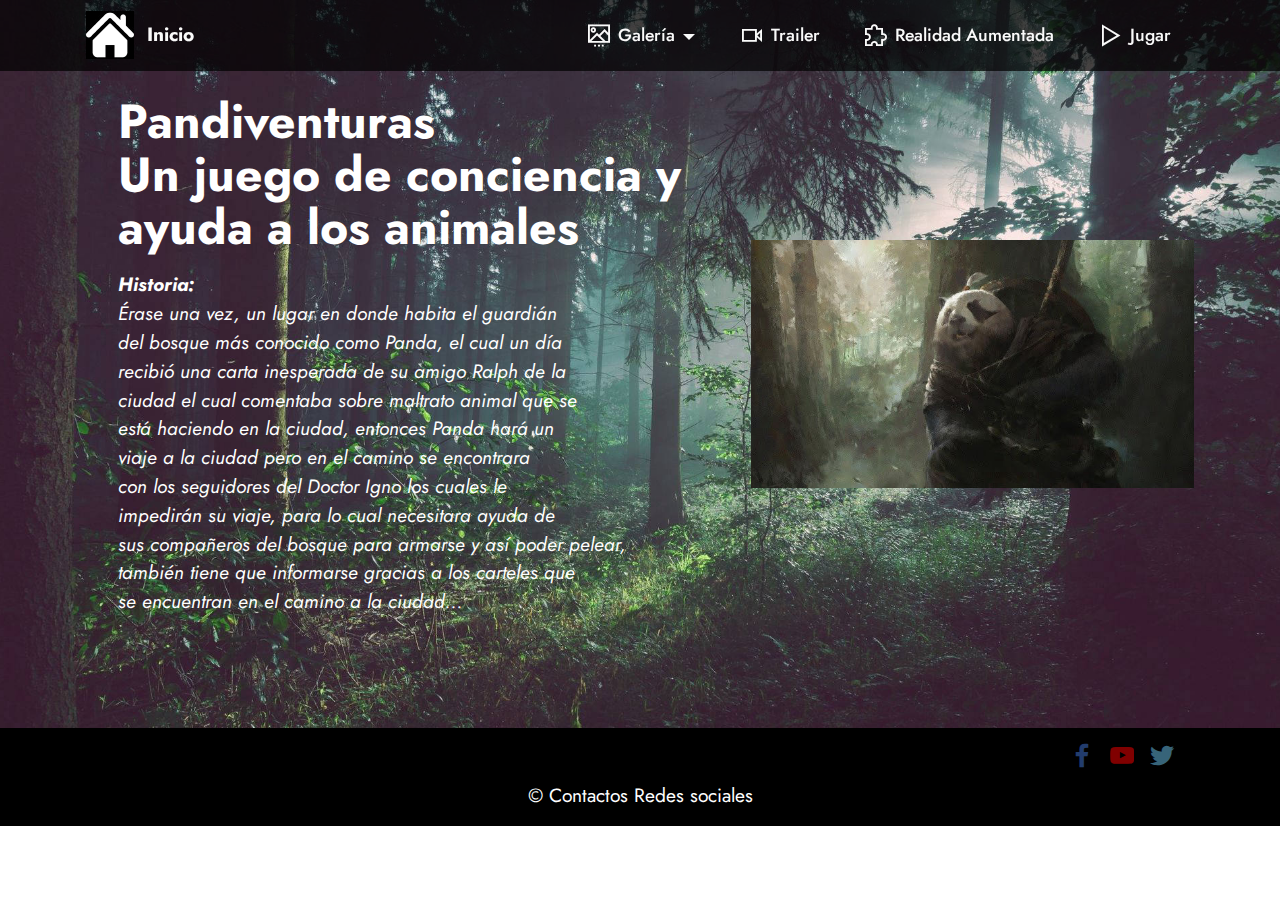
<file: index.html>
<!DOCTYPE html>
<html  >
<head>
  <!-- Site made with Mobirise Website Builder v5.4.1, https://mobirise.com -->
  <meta charset="UTF-8">
  <meta http-equiv="X-UA-Compatible" content="IE=edge">
  <meta name="generator" content="Mobirise v5.4.1, mobirise.com">
  <meta name="viewport" content="width=device-width, initial-scale=1, minimum-scale=1">
  <link rel="shortcut icon" href="assets/images/image-96x96.jpg" type="image/x-icon">
  <meta name="description" content="">
  
  
  <title>Home</title>
  <link rel="stylesheet" href="assets/web/assets/mobirise-icons2/mobirise2.css">
  <link rel="stylesheet" href="assets/bootstrap/css/bootstrap.min.css">
  <link rel="stylesheet" href="assets/bootstrap/css/bootstrap-grid.min.css">
  <link rel="stylesheet" href="assets/bootstrap/css/bootstrap-reboot.min.css">
  <link rel="stylesheet" href="assets/dropdown/css/style.css">
  <link rel="stylesheet" href="assets/socicon/css/styles.css">
  <link rel="stylesheet" href="assets/theme/css/style.css">
  <link rel="preload" href="https://fonts.googleapis.com/css?family=Jost:100,200,300,400,500,600,700,800,900,100i,200i,300i,400i,500i,600i,700i,800i,900i&display=swap" as="style" onload="this.onload=null;this.rel='stylesheet'">
  <noscript><link rel="stylesheet" href="https://fonts.googleapis.com/css?family=Jost:100,200,300,400,500,600,700,800,900,100i,200i,300i,400i,500i,600i,700i,800i,900i&display=swap"></noscript>
  <link rel="preload" as="style" href="assets/mobirise/css/mbr-additional.css"><link rel="stylesheet" href="assets/mobirise/css/mbr-additional.css" type="text/css">
  
  
  
  
</head>
<body>
  
  <section data-bs-version="5.1" class="menu menu2 cid-sMTBB9l7pf" once="menu" id="menu2-k">
    
    <nav class="navbar navbar-dropdown navbar-fixed-top navbar-expand-lg">
        <div class="container">
            <div class="navbar-brand">
                <span class="navbar-logo">
                    <a href="index.html">
                        <img src="assets/images/image-96x96.jpg" alt="" style="height: 3rem;">
                    </a>
                </span>
                <span class="navbar-caption-wrap"><a class="navbar-caption text-white text-primary display-7" href="index.html">Inicio</a></span>
            </div>
            <button class="navbar-toggler" type="button" data-toggle="collapse" data-bs-toggle="collapse" data-target="#navbarSupportedContent" data-bs-target="#navbarSupportedContent" aria-controls="navbarNavAltMarkup" aria-expanded="false" aria-label="Toggle navigation">
                <div class="hamburger">
                    <span></span>
                    <span></span>
                    <span></span>
                    <span></span>
                </div>
            </button>
            <div class="collapse navbar-collapse" id="navbarSupportedContent">
                <ul class="navbar-nav nav-dropdown nav-right" data-app-modern-menu="true"><li class="nav-item dropdown"><a class="nav-link link text-white text-primary dropdown-toggle display-4" href="#" data-toggle="dropdown-submenu" data-bs-toggle="dropdown" data-bs-auto-close="outside" aria-expanded="false"><span class="mobi-mbri mobi-mbri-image-slider mbr-iconfont mbr-iconfont-btn"></span>Galería</a><div class="dropdown-menu" aria-labelledby="dropdown-undefined"><a class="text-white text-primary dropdown-item display-4" href="page1.html">Personajes</a><a class="text-white text-primary dropdown-item display-4" href="page4.html">Escenarios</a></div></li><li class="nav-item"><a class="nav-link link text-white text-primary display-4" href="page2.html"><span class="mobi-mbri mobi-mbri-video mbr-iconfont mbr-iconfont-btn"></span>Trailer</a></li><li class="nav-item"><a class="nav-link link text-white text-primary display-4" href="page3.html"><span class="mobi-mbri mobi-mbri-extension mbr-iconfont mbr-iconfont-btn"></span>Realidad Aumentada</a></li><li class="nav-item"><a class="nav-link link text-white text-primary display-4" href="page5.html"><span class="mobi-mbri mobi-mbri-play mbr-iconfont mbr-iconfont-btn"></span>Jugar</a></li></ul>
                
                
            </div>
        </div>
    </nav>
</section>

<section data-bs-version="5.1" class="header11 cid-sQ4b9LrUTJ" id="header11-2b">

    

    

    <div class="container">
        <div class="row justify-content-center">
            <div class="col-12 col-md-5 image-wrapper">
                <img class="w-100" src="assets/images/panda-soldier-4k-fm-640x359.jpg" alt="Mobirise">
            </div>
            <div class="col-12 col-md">
                <div class="text-wrapper text-center">
                    <h1 class="mbr-section-title mbr-fonts-style mb-3 display-2">
                        <strong>Pandiventuras</strong><br><strong>Un juego de conciencia y ayuda a los animales</strong></h1>
                    <p class="mbr-text mbr-fonts-style display-7"><em><strong>Historia:
</strong><br>Érase una vez, un lugar en donde habita el guardián
<br>del bosque más conocido como Panda, el cual un día
<br>recibió una carta inesperada de su amigo Ralph de la
<br>ciudad el cual comentaba sobre maltrato animal que se
<br>está haciendo en la ciudad, entonces Panda hará un
<br>viaje a la ciudad pero en el camino se encontrara
<br>con los seguidores del Doctor Igno los cuales le
<br>impedirán su viaje, para lo cual necesitara ayuda de
<br>sus compañeros del bosque para armarse y así poder pelear,
<br>también tiene que informarse gracias a los carteles que
<br>se encuentran en el camino a la ciudad...</em></p>
                    
                </div>
            </div>
        </div>
    </div>
</section>

<section data-bs-version="5.1" class="footer3 cid-s48P1Icc8J" once="footers" id="footer3-i">

    

    

    <div class="container">
        <div class="media-container-row align-center mbr-white">
            
            <div class="row social-row">
                <div class="social-list align-right pb-2">
                    
                    
                    
                    
                    
                    
                <div class="soc-item">
                        <a href="https://www.facebook.com/franzfreddy.laricoluque/" target="_blank">
                            <span class="mbr-iconfont mbr-iconfont-social socicon-facebook socicon" style="color: rgb(68, 121, 217); fill: rgb(68, 121, 217);"></span>
                        </a>
                    </div><div class="soc-item">
                        <a href="https://www.youtube.com/channel/UC-GxKUowed4DfqnTuf-O8RA/videos" target="_blank">
                            <span class="mbr-iconfont mbr-iconfont-social socicon-youtube socicon" style="color: rgb(255, 0, 0); fill: rgb(255, 0, 0);"></span>
                        </a>
                    </div><div class="soc-item">
                        <a href="https://twitter.com/Franzlarico1" target="_blank">
                            <span class="mbr-iconfont mbr-iconfont-social socicon-twitter socicon" style="color: rgb(110, 199, 242); fill: rgb(110, 199, 242);"></span>
                        </a>
                    </div></div>
            </div>
            <div class="row row-copirayt">
                <p class="mbr-text mb-0 mbr-fonts-style mbr-white align-center display-7">
                    © Contactos Redes sociales</p>
            </div>
        </div>
    </div>
</section><section style="background-color: #fff; font-family: -apple-system, BlinkMacSystemFont, 'Segoe UI', 'Roboto', 'Helvetica Neue', Arial, sans-serif; color:#aaa; font-size:12px; padding: 0; align-items: center; display: flex;"><p style="flex: 0 0 auto; margin:0; padding-right:1rem;"><a href="https://mobirise.site" style="color:#aaa;"></a></p></section><script src="assets/bootstrap/js/bootstrap.bundle.min.js"></script>  <script src="assets/smoothscroll/smooth-scroll.js"></script>  <script src="assets/ytplayer/index.js"></script>  <script src="assets/dropdown/js/navbar-dropdown.js"></script>  <script src="assets/theme/js/script.js"></script>  
  
  
</body>
</html>
</file>
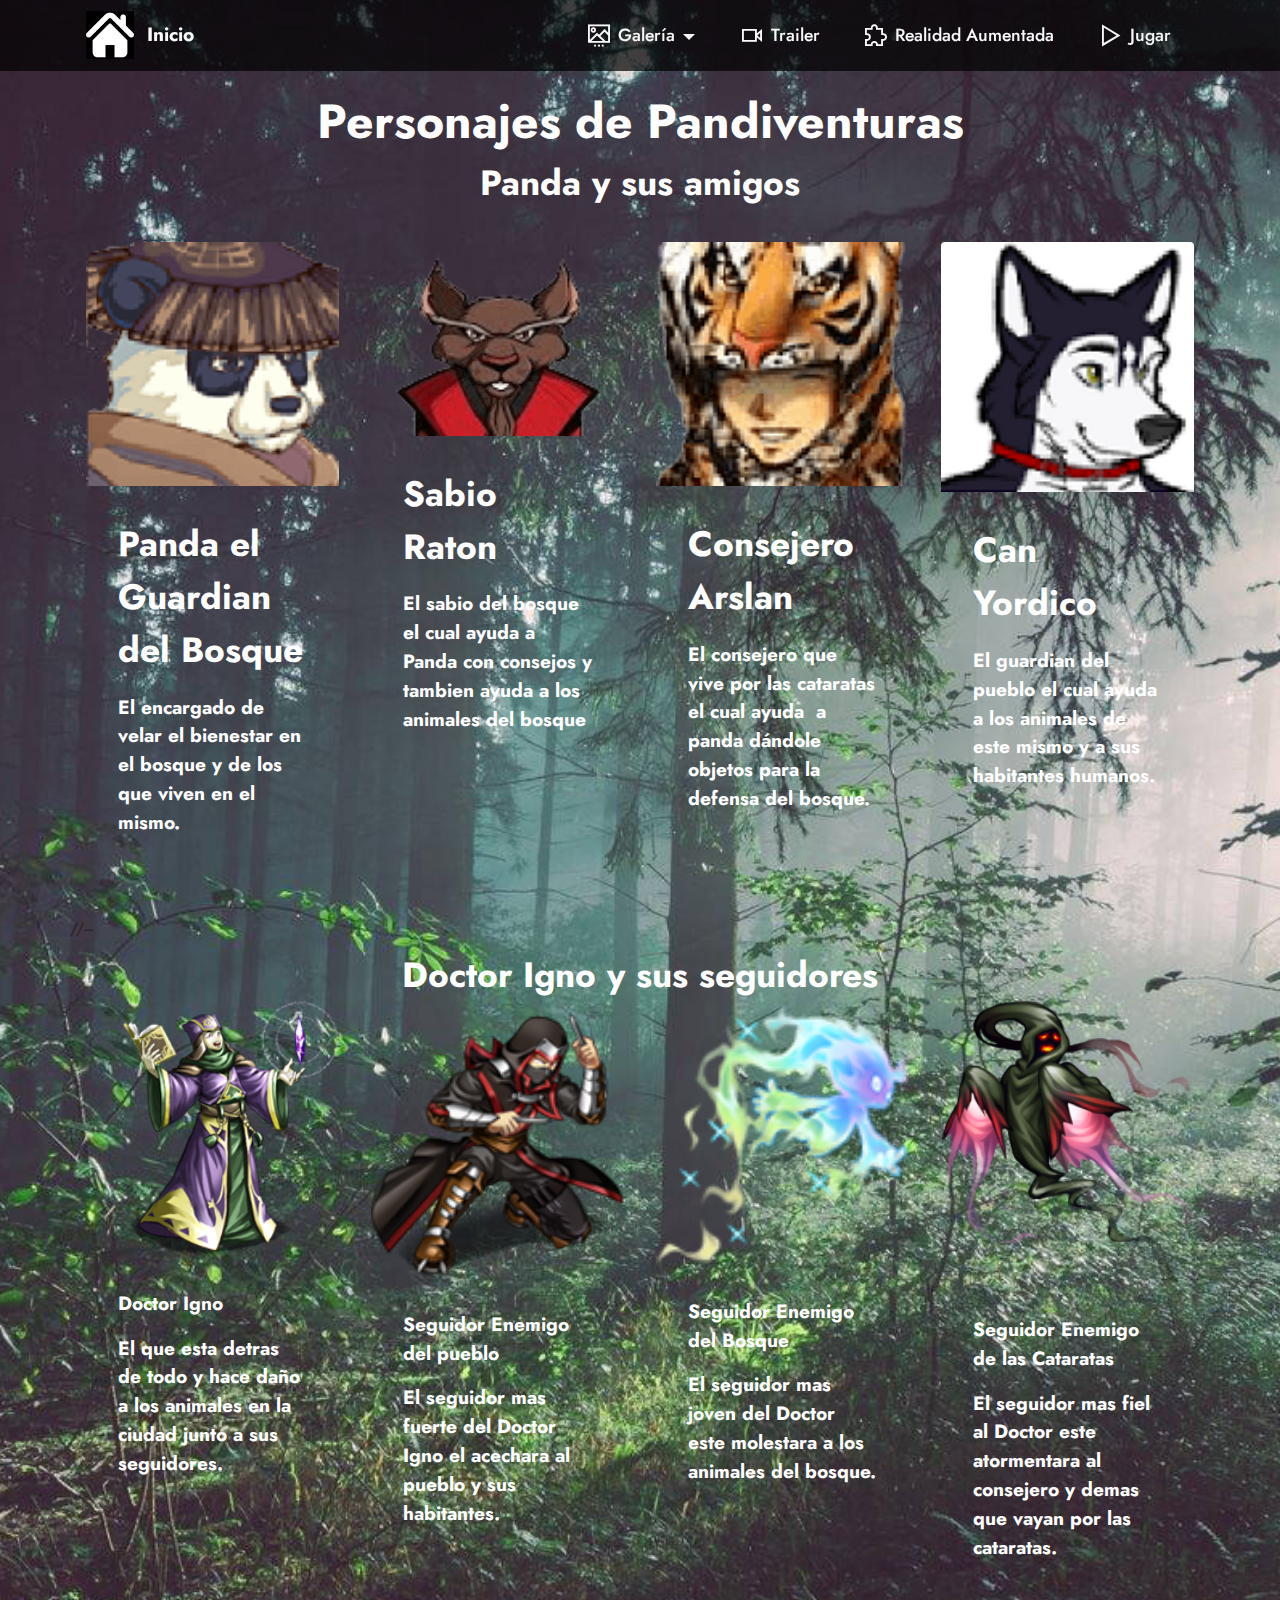
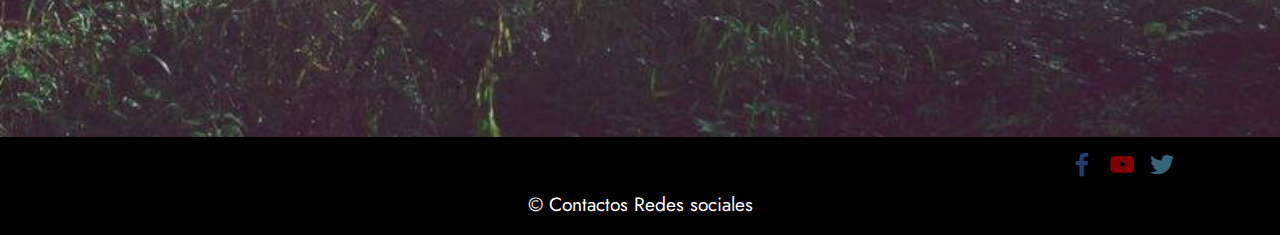
<file: page1.html>
<!DOCTYPE html>
<html  >
<head>
  <!-- Site made with Mobirise Website Builder v5.4.1, https://mobirise.com -->
  <meta charset="UTF-8">
  <meta http-equiv="X-UA-Compatible" content="IE=edge">
  <meta name="generator" content="Mobirise v5.4.1, mobirise.com">
  <meta name="viewport" content="width=device-width, initial-scale=1, minimum-scale=1">
  <link rel="shortcut icon" href="assets/images/image-96x96.jpg" type="image/x-icon">
  <meta name="description" content="">
  
  
  <title>Pandiventuras</title>
  <link rel="stylesheet" href="assets/web/assets/mobirise-icons2/mobirise2.css">
  <link rel="stylesheet" href="assets/bootstrap/css/bootstrap.min.css">
  <link rel="stylesheet" href="assets/bootstrap/css/bootstrap-grid.min.css">
  <link rel="stylesheet" href="assets/bootstrap/css/bootstrap-reboot.min.css">
  <link rel="stylesheet" href="assets/dropdown/css/style.css">
  <link rel="stylesheet" href="assets/socicon/css/styles.css">
  <link rel="stylesheet" href="assets/theme/css/style.css">
  <link rel="preload" href="https://fonts.googleapis.com/css?family=Jost:100,200,300,400,500,600,700,800,900,100i,200i,300i,400i,500i,600i,700i,800i,900i&display=swap" as="style" onload="this.onload=null;this.rel='stylesheet'">
  <noscript><link rel="stylesheet" href="https://fonts.googleapis.com/css?family=Jost:100,200,300,400,500,600,700,800,900,100i,200i,300i,400i,500i,600i,700i,800i,900i&display=swap"></noscript>
  <link rel="preload" as="style" href="assets/mobirise/css/mbr-additional.css"><link rel="stylesheet" href="assets/mobirise/css/mbr-additional.css" type="text/css">
  
  
  
  
</head>
<body>
  
  <section data-bs-version="5.1" class="gallery3 cid-sPT4gnPFCT" id="gallery3-10">
    
    
    <div class="container">
        <div class="mbr-section-head">
            <h4 class="mbr-section-title mbr-fonts-style align-center mb-0 display-2">
                <strong>Personajes de Pandiventuras</strong><br></h4>
            <h5 class="mbr-section-subtitle mbr-fonts-style align-center mb-0 mt-2 display-5"><b>Panda y sus amigos</b></h5>
        </div>
        <div class="row mt-4">
            
            <div class="item features-image сol-12 col-md-6 col-lg-3 active">
                <div class="item-wrapper">
                    <div class="item-img">
                        <img src="assets/images/pandar-removebg-preview-120x116.png" alt="" data-slide-to="1" data-bs-slide-to="1">
                    </div>
                    <div class="item-content">
                        <h5 class="item-title mbr-fonts-style display-5">
                            <strong>Panda el Guardian del Bosque</strong></h5>
                        
                        <p class="mbr-text mbr-fonts-style mt-3 display-7"><strong>El encargado de velar el bienestar en el bosque y de los que viven en el mismo.</strong></p>
                    </div>
                    
                </div>
            </div>
            <div class="item features-image сol-12 col-md-6 col-lg-3">
                <div class="item-wrapper">
                    <div class="item-img">
                        <img src="assets/images/images-removebg-preview-125x96.png" alt="" data-slide-to="2" data-bs-slide-to="2">
                    </div>
                    <div class="item-content">
                        <h5 class="item-title mbr-fonts-style display-5"><strong>Sabio Raton</strong></h5>
                        
                        <p class="mbr-text mbr-fonts-style mt-3 display-7"><strong>
                            El sabio del bosque el cual ayuda a Panda con consejos y tambien ayuda a los animales del bosque</strong></p>
                    </div>
                    
                </div>
            </div>
            <div class="item features-image сol-12 col-md-6 col-lg-3">
                <div class="item-wrapper">
                    <div class="item-img">
                        <img src="assets/images/images-2-removebg-preview-removebg-preview-removebg-preview-120x116.png" alt="" title="" data-slide-to="3" data-bs-slide-to="3">
                    </div>
                    <div class="item-content">
                        <h5 class="item-title mbr-fonts-style display-5">
                            <strong>Consejero Arslan</strong></h5>
                        
                        <p class="mbr-text mbr-fonts-style mt-3 display-7"><strong>
                            El consejero que vive por las cataratas el cual ayuda&nbsp; a panda dándole objetos para la defensa del bosque.</strong></p>
                    </div>
                    
                </div>
            </div><div class="item features-image сol-12 col-md-6 col-lg-3">
                <div class="item-wrapper">
                    <div class="item-img">
                        <img src="assets/images/can-120x119.png" data-slide-to="0" data-bs-slide-to="0" alt="">
                    </div>
                    <div class="item-content">
                        <h5 class="item-title mbr-fonts-style display-5">
                            <strong>Can Yordico</strong></h5>
                        
                        <p class="mbr-text mbr-fonts-style mt-3 display-7"><strong>El guardian del pueblo el cual ayuda a los animales de este mismo y a sus habitantes humanos.</strong></p>
                    </div>
                    
                </div>
            </div>
			
			
			//---
			
			<h5 class="mbr-section-subtitle mbr-fonts-style align-center mb-0 mt-2 display-5"><b>Doctor Igno y sus seguidores</b></h5>
			<div class="item features-image сol-12 col-md-6 col-lg-3 active">
                <div class="item-wrapper">
                    <div class="item-img">
                        <img src="assets/images/Fanatic.png" alt="" data-slide-to="1" data-bs-slide-to="1">
                    </div>
                    <div class="item-content">
                        <h5 class="item-title mbr-fonts-style display-7">
                            <strong><b>Doctor Igno</b></strong></h5>
                        
                        <p class="mbr-text mbr-fonts-style mt-3 display-7"><b>El que esta detras de todo y hace daño a los animales en la ciudad junto a sus seguidores.</b></p>
                    </div>
                    
                </div>
            </div>
			<div class="item features-image сol-12 col-md-6 col-lg-3 active">
                <div class="item-wrapper">
                    <div class="item-img">
                        <img src="assets/images/d.png" alt="" data-slide-to="1" data-bs-slide-to="1">
                    </div>
                    <div class="item-content">
                        <h5 class="item-title mbr-fonts-style display-7">
                            <strong><b>Seguidor Enemigo del pueblo</b></strong></h5>
                        
                        <p class="mbr-text mbr-fonts-style mt-3 display-7"><b>El seguidor mas fuerte del Doctor Igno el acechara al pueblo y sus habitantes.</b></p>
                    </div>
                    
                </div>
            </div>
			<div class="item features-image сol-12 col-md-6 col-lg-3 active">
                <div class="item-wrapper">
                    <div class="item-img">
                        <img src="assets/images/Willowisp.png" alt="" data-slide-to="1" data-bs-slide-to="1">
                    </div>
                    <div class="item-content">
                        <h5 class="item-title mbr-fonts-style display-7">
                            <strong>Seguidor Enemigo del Bosque</strong></h5>
                        
                        <p class="mbr-text mbr-fonts-style mt-3 display-7"><b>El seguidor mas joven del Doctor este molestara a los animales del bosque.</b></p>
                    </div>
                    
                </div>
            </div>
			<div class="item features-image сol-12 col-md-6 col-lg-3 active">
                <div class="item-wrapper">
                    <div class="item-img">
                        <img src="assets/images/Ghost.png" alt="" data-slide-to="1" data-bs-slide-to="1">
                    </div>
                    <div class="item-content">
                        <h5 class="item-title mbr-fonts-style display-7">
                            <strong>Seguidor Enemigo de las Cataratas</strong></h5>
                        
                        <p class="mbr-text mbr-fonts-style mt-3 display-7"><b>El seguidor mas fiel al Doctor este atormentara al consejero y demas que vayan por las cataratas.</p>
                    </div>
                    
                </div>
            </div>
        </div>
    </div>
</section>

<section data-bs-version="5.1" class="footer3 cid-s48P1Icc8J" once="footers" id="footer3-y">

    

    

    <div class="container">
        <div class="media-container-row align-center mbr-white">
            
            <div class="row social-row">
                <div class="social-list align-right pb-2">
                    
                    
                    
                    
                    
                    
                <div class="soc-item">
                        <a href="https://www.facebook.com/franzfreddy.laricoluque/" target="_blank">
                            <span class="mbr-iconfont mbr-iconfont-social socicon-facebook socicon" style="color: rgb(68, 121, 217); fill: rgb(68, 121, 217);"></span>
                        </a>
                    </div><div class="soc-item">
                        <a href="https://www.youtube.com/channel/UC-GxKUowed4DfqnTuf-O8RA/videos" target="_blank">
                            <span class="mbr-iconfont mbr-iconfont-social socicon-youtube socicon" style="color: rgb(255, 0, 0); fill: rgb(255, 0, 0);"></span>
                        </a>
                    </div><div class="soc-item">
                        <a href="https://twitter.com/Franzlarico1" target="_blank">
                            <span class="mbr-iconfont mbr-iconfont-social socicon-twitter socicon" style="color: rgb(110, 199, 242); fill: rgb(110, 199, 242);"></span>
                        </a>
                    </div></div>
            </div>
            <div class="row row-copirayt">
                <p class="mbr-text mb-0 mbr-fonts-style mbr-white align-center display-7">
                    © Contactos Redes sociales</p>
            </div>
        </div>
    </div>
</section>

<section data-bs-version="5.1" class="menu menu2 cid-sMTBB9l7pf" once="menu" id="menu2-z">
    
    <nav class="navbar navbar-dropdown navbar-fixed-top navbar-expand-lg">
        <div class="container">
            <div class="navbar-brand">
                <span class="navbar-logo">
                    <a href="index.html">
                        <img src="assets/images/image-96x96.jpg" alt="" style="height: 3rem;">
                    </a>
                </span>
                <span class="navbar-caption-wrap"><a class="navbar-caption text-white text-primary display-7" href="index.html">Inicio</a></span>
            </div>
            <button class="navbar-toggler" type="button" data-toggle="collapse" data-bs-toggle="collapse" data-target="#navbarSupportedContent" data-bs-target="#navbarSupportedContent" aria-controls="navbarNavAltMarkup" aria-expanded="false" aria-label="Toggle navigation">
                <div class="hamburger">
                    <span></span>
                    <span></span>
                    <span></span>
                    <span></span>
                </div>
            </button>
            <div class="collapse navbar-collapse" id="navbarSupportedContent">
                <ul class="navbar-nav nav-dropdown nav-right" data-app-modern-menu="true"><li class="nav-item dropdown"><a class="nav-link link text-white text-primary dropdown-toggle display-4" href="#" data-toggle="dropdown-submenu" data-bs-toggle="dropdown" data-bs-auto-close="outside" aria-expanded="false"><span class="mobi-mbri mobi-mbri-image-slider mbr-iconfont mbr-iconfont-btn"></span>Galería</a><div class="dropdown-menu" aria-labelledby="dropdown-undefined"><a class="text-white text-primary dropdown-item display-4" href="page1.html">Personajes</a><a class="text-white text-primary dropdown-item display-4" href="page4.html">Escenarios</a></div></li><li class="nav-item"><a class="nav-link link text-white text-primary display-4" href="page2.html"><span class="mobi-mbri mobi-mbri-video mbr-iconfont mbr-iconfont-btn"></span>Trailer</a></li><li class="nav-item"><a class="nav-link link text-white text-primary display-4" href="page3.html"><span class="mobi-mbri mobi-mbri-extension mbr-iconfont mbr-iconfont-btn"></span>Realidad Aumentada</a></li><li class="nav-item"><a class="nav-link link text-white text-primary display-4" href="page5.html"><span class="mobi-mbri mobi-mbri-play mbr-iconfont mbr-iconfont-btn"></span>Jugar</a></li></ul>
                
                
            </div>
        </div>
    </nav>
</section><section style="background-color: #fff; font-family: -apple-system, BlinkMacSystemFont, 'Segoe UI', 'Roboto', 'Helvetica Neue', Arial, sans-serif; color:#aaa; font-size:12px; padding: 0; align-items: center; display: flex;"><p style="flex: 0 0 auto; margin:0; padding-right:1rem;"><a href="https://mobirise.site/b" style="color:#aaa;"></a></p></section><script src="assets/bootstrap/js/bootstrap.bundle.min.js"></script>  <script src="assets/smoothscroll/smooth-scroll.js"></script>  <script src="assets/ytplayer/index.js"></script>  <script src="assets/dropdown/js/navbar-dropdown.js"></script>  <script src="assets/theme/js/script.js"></script>  
  
  
</body>
</html>
</file>
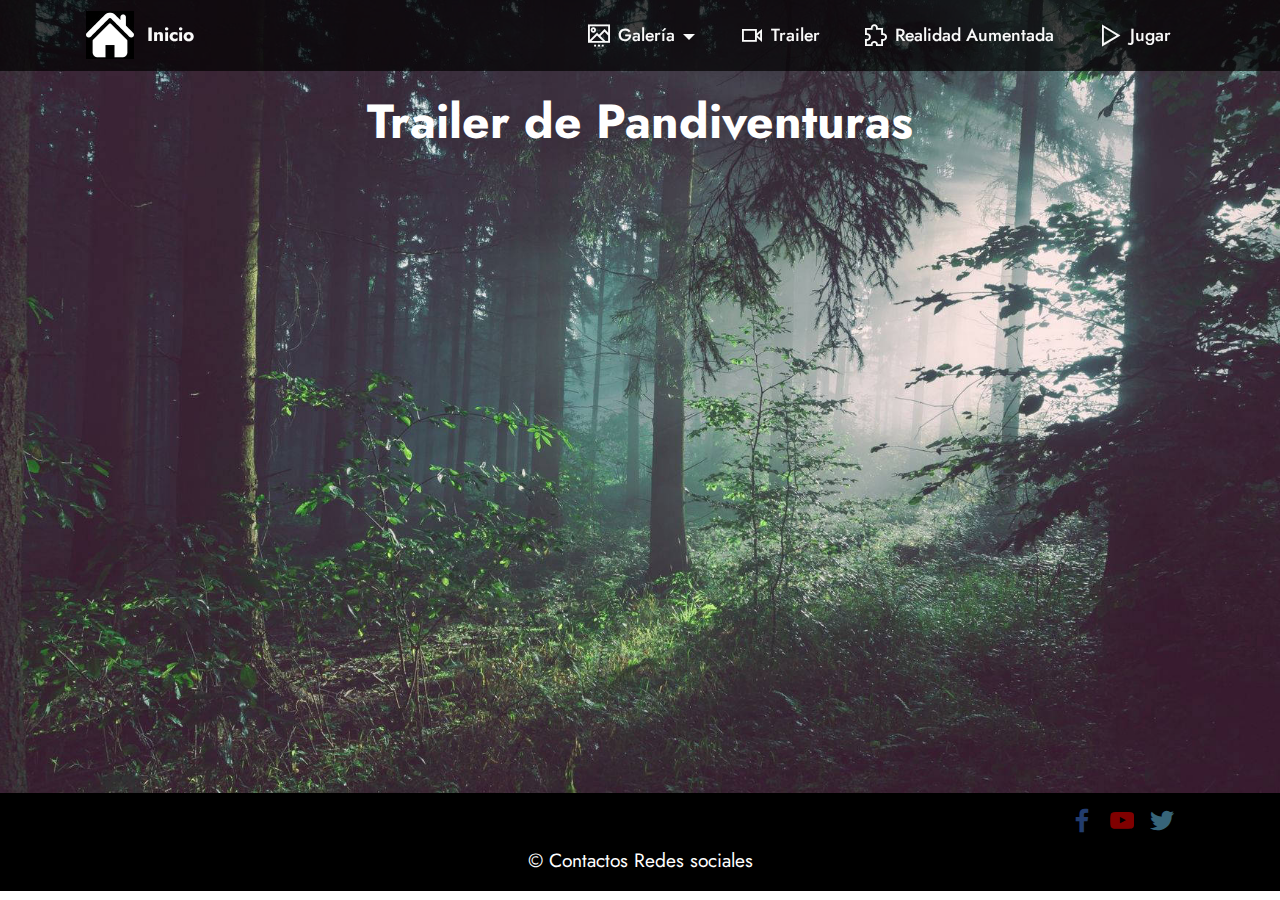
<file: page2.html>
<!DOCTYPE html>
<html  >
<head>
  <!-- Site made with Mobirise Website Builder v5.4.1, https://mobirise.com -->
  <meta charset="UTF-8">
  <meta http-equiv="X-UA-Compatible" content="IE=edge">
  <meta name="generator" content="Mobirise v5.4.1, mobirise.com">
  <meta name="viewport" content="width=device-width, initial-scale=1, minimum-scale=1">
  <link rel="shortcut icon" href="assets/images/image-96x96.jpg" type="image/x-icon">
  <meta name="description" content="">
  
  
  <title>Page 2</title>
  <link rel="stylesheet" href="assets/web/assets/mobirise-icons2/mobirise2.css">
  <link rel="stylesheet" href="assets/bootstrap/css/bootstrap.min.css">
  <link rel="stylesheet" href="assets/bootstrap/css/bootstrap-grid.min.css">
  <link rel="stylesheet" href="assets/bootstrap/css/bootstrap-reboot.min.css">
  <link rel="stylesheet" href="assets/dropdown/css/style.css">
  <link rel="stylesheet" href="assets/socicon/css/styles.css">
  <link rel="stylesheet" href="assets/theme/css/style.css">
  <link rel="preload" href="https://fonts.googleapis.com/css?family=Jost:100,200,300,400,500,600,700,800,900,100i,200i,300i,400i,500i,600i,700i,800i,900i&display=swap" as="style" onload="this.onload=null;this.rel='stylesheet'">
  <noscript><link rel="stylesheet" href="https://fonts.googleapis.com/css?family=Jost:100,200,300,400,500,600,700,800,900,100i,200i,300i,400i,500i,600i,700i,800i,900i&display=swap"></noscript>
  <link rel="preload" as="style" href="assets/mobirise/css/mbr-additional.css"><link rel="stylesheet" href="assets/mobirise/css/mbr-additional.css" type="text/css">
  
  
  
  
</head>
<body>
  
  <section data-bs-version="5.1" class="video2 cid-sPTlZwmyY1" id="video2-13">
    
    
    <div class="container">
        <div class="mbr-section-head">
            <h4 class="mbr-section-title mbr-fonts-style mb-0 display-2">
                <strong>Trailer de Pandiventuras</strong></h4>
            
        </div>
        <div class="row justify-content-center mt-4">
            <div class="col-12 col-md-10 video-block">
                <div class="video-wrapper"><iframe class="mbr-embedded-video" src="https://www.youtube.com/embed/Kd8vdu7KzWI?rel=0&amp;amp;showinfo=0&amp;autoplay=0&amp;loop=0" width="1280" height="720" frameborder="0" allowfullscreen></iframe></div>
                
            </div>
        </div>
    </div>
</section>

<section data-bs-version="5.1" class="footer3 cid-s48P1Icc8J" once="footers" id="footer3-11">

    

    

    <div class="container">
        <div class="media-container-row align-center mbr-white">
            
            <div class="row social-row">
                <div class="social-list align-right pb-2">
                    
                    
                    
                    
                    
                    
                <div class="soc-item">
                        <a href="https://www.facebook.com/franzfreddy.laricoluque/" target="_blank">
                            <span class="mbr-iconfont mbr-iconfont-social socicon-facebook socicon" style="color: rgb(68, 121, 217); fill: rgb(68, 121, 217);"></span>
                        </a>
                    </div><div class="soc-item">
                        <a href="https://www.youtube.com/channel/UC-GxKUowed4DfqnTuf-O8RA/videos" target="_blank">
                            <span class="mbr-iconfont mbr-iconfont-social socicon-youtube socicon" style="color: rgb(255, 0, 0); fill: rgb(255, 0, 0);"></span>
                        </a>
                    </div><div class="soc-item">
                        <a href="https://twitter.com/Franzlarico1" target="_blank">
                            <span class="mbr-iconfont mbr-iconfont-social socicon-twitter socicon" style="color: rgb(110, 199, 242); fill: rgb(110, 199, 242);"></span>
                        </a>
                    </div></div>
            </div>
            <div class="row row-copirayt">
                <p class="mbr-text mb-0 mbr-fonts-style mbr-white align-center display-7">
                    © Contactos Redes sociales</p>
            </div>
        </div>
    </div>
</section>

<section data-bs-version="5.1" class="menu menu2 cid-sMTBB9l7pf" once="menu" id="menu2-12">
    
    <nav class="navbar navbar-dropdown navbar-fixed-top navbar-expand-lg">
        <div class="container">
            <div class="navbar-brand">
                <span class="navbar-logo">
                    <a href="index.html">
                        <img src="assets/images/image-96x96.jpg" alt="" style="height: 3rem;">
                    </a>
                </span>
                <span class="navbar-caption-wrap"><a class="navbar-caption text-white text-primary display-7" href="index.html">Inicio</a></span>
            </div>
            <button class="navbar-toggler" type="button" data-toggle="collapse" data-bs-toggle="collapse" data-target="#navbarSupportedContent" data-bs-target="#navbarSupportedContent" aria-controls="navbarNavAltMarkup" aria-expanded="false" aria-label="Toggle navigation">
                <div class="hamburger">
                    <span></span>
                    <span></span>
                    <span></span>
                    <span></span>
                </div>
            </button>
            <div class="collapse navbar-collapse" id="navbarSupportedContent">
                <ul class="navbar-nav nav-dropdown nav-right" data-app-modern-menu="true"><li class="nav-item dropdown"><a class="nav-link link text-white text-primary dropdown-toggle display-4" href="#" data-toggle="dropdown-submenu" data-bs-toggle="dropdown" data-bs-auto-close="outside" aria-expanded="false"><span class="mobi-mbri mobi-mbri-image-slider mbr-iconfont mbr-iconfont-btn"></span>Galería</a><div class="dropdown-menu" aria-labelledby="dropdown-undefined"><a class="text-white text-primary dropdown-item display-4" href="page1.html">Personajes</a><a class="text-white text-primary dropdown-item display-4" href="page4.html">Escenarios</a></div></li><li class="nav-item"><a class="nav-link link text-white text-primary display-4" href="page2.html"><span class="mobi-mbri mobi-mbri-video mbr-iconfont mbr-iconfont-btn"></span>Trailer</a></li><li class="nav-item"><a class="nav-link link text-white text-primary display-4" href="page3.html"><span class="mobi-mbri mobi-mbri-extension mbr-iconfont mbr-iconfont-btn"></span>Realidad Aumentada</a></li><li class="nav-item"><a class="nav-link link text-white text-primary display-4" href="page5.html"><span class="mobi-mbri mobi-mbri-play mbr-iconfont mbr-iconfont-btn"></span>Jugar</a></li></ul>
                
                
            </div>
        </div>
    </nav>
</section><section style="background-color: #fff; font-family: -apple-system, BlinkMacSystemFont, 'Segoe UI', 'Roboto', 'Helvetica Neue', Arial, sans-serif; color:#aaa; font-size:12px; padding: 0; align-items: center; display: flex;"><p style="flex: 0 0 auto; margin:0; padding-right:1rem;"><a href="https://mobirise.site/e" style="color:#aaa;"></a></p></section><script src="assets/bootstrap/js/bootstrap.bundle.min.js"></script>  <script src="assets/smoothscroll/smooth-scroll.js"></script>  <script src="assets/ytplayer/index.js"></script>  <script src="assets/playervimeo/vimeo_player.js"></script>  <script src="assets/dropdown/js/navbar-dropdown.js"></script>  <script src="assets/theme/js/script.js"></script>  
  
  
</body>
</html>
</file>
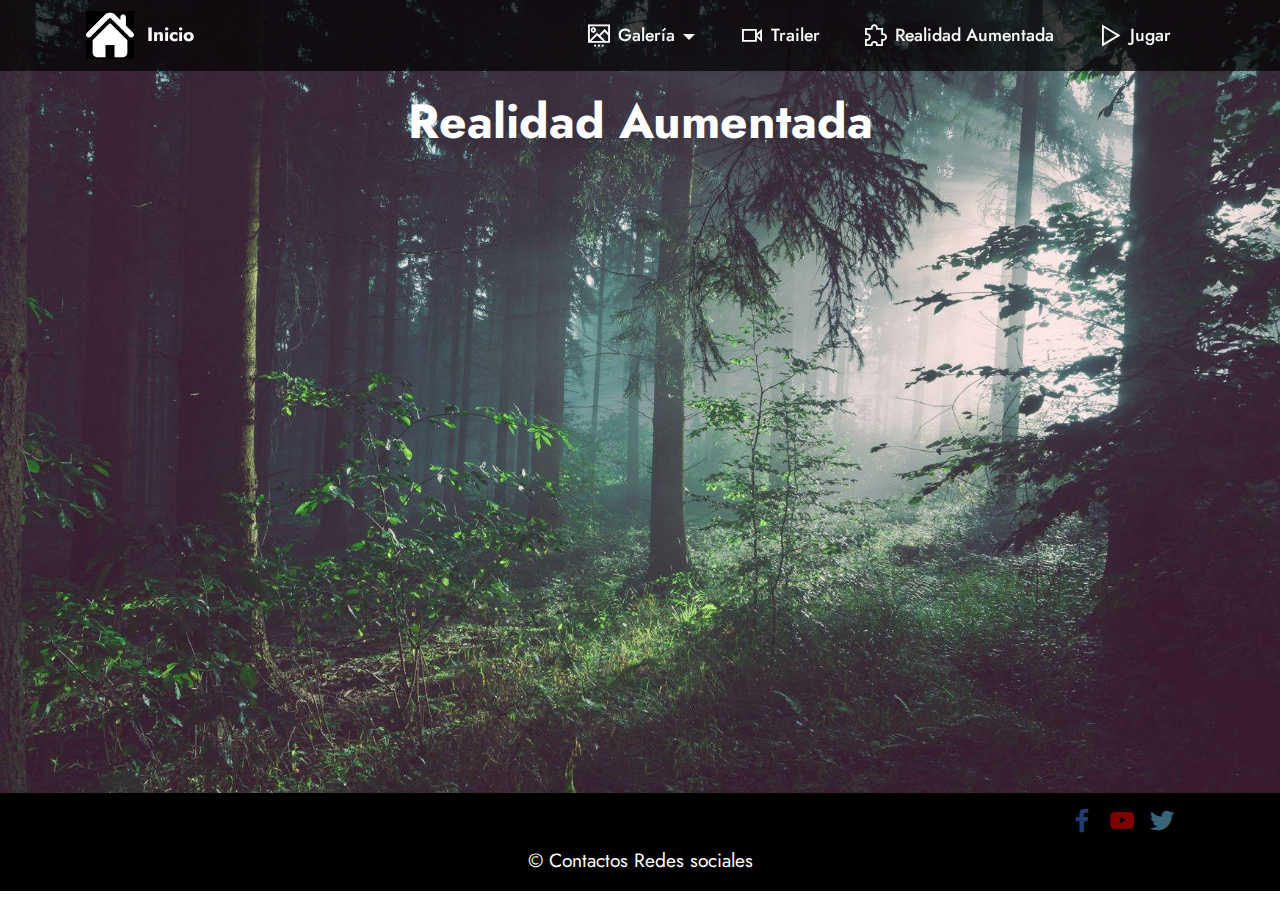
<file: page3.html>
<!DOCTYPE html>
<html  >
<head>
  <!-- Site made with Mobirise Website Builder v5.4.1, https://mobirise.com -->
  <meta charset="UTF-8">
  <meta http-equiv="X-UA-Compatible" content="IE=edge">
  <meta name="generator" content="Mobirise v5.4.1, mobirise.com">
  <meta name="viewport" content="width=device-width, initial-scale=1, minimum-scale=1">
  <link rel="shortcut icon" href="assets/images/image-96x96.jpg" type="image/x-icon">
  <meta name="description" content="">
  
  
  <title>Page 3</title>
  <link rel="stylesheet" href="assets/web/assets/mobirise-icons2/mobirise2.css">
  <link rel="stylesheet" href="assets/bootstrap/css/bootstrap.min.css">
  <link rel="stylesheet" href="assets/bootstrap/css/bootstrap-grid.min.css">
  <link rel="stylesheet" href="assets/bootstrap/css/bootstrap-reboot.min.css">
  <link rel="stylesheet" href="assets/dropdown/css/style.css">
  <link rel="stylesheet" href="assets/socicon/css/styles.css">
  <link rel="stylesheet" href="assets/theme/css/style.css">
  <link rel="preload" href="https://fonts.googleapis.com/css?family=Jost:100,200,300,400,500,600,700,800,900,100i,200i,300i,400i,500i,600i,700i,800i,900i&display=swap" as="style" onload="this.onload=null;this.rel='stylesheet'">
  <noscript><link rel="stylesheet" href="https://fonts.googleapis.com/css?family=Jost:100,200,300,400,500,600,700,800,900,100i,200i,300i,400i,500i,600i,700i,800i,900i&display=swap"></noscript>
  <link rel="preload" as="style" href="assets/mobirise/css/mbr-additional.css"><link rel="stylesheet" href="assets/mobirise/css/mbr-additional.css" type="text/css">
  
  
  
  
</head>
<body>
  
  <section data-bs-version="5.1" class="video2 cid-sPUm1UIMhY" id="video2-14">
    
    
    <div class="container">
        <div class="mbr-section-head">
            <h4 class="mbr-section-title mbr-fonts-style mb-0 display-2">
                <strong>Realidad Aumentada</strong><strong><br></strong></h4>
            
        </div>
        <div class="row justify-content-center mt-4">
            <div class="col-12 col-md-10 video-block">
                <div class="video-wrapper"><iframe class="mbr-embedded-video" src="https://www.youtube.com/embed/MH5Asi89WYw?rel=0&amp;amp;showinfo=0&amp;autoplay=0&amp;loop=0" width="1280" height="720" frameborder="0" allowfullscreen></iframe></div>
                
            </div>
        </div>
    </div>
</section>

<section data-bs-version="5.1" class="footer3 cid-sPUm1Vbyfd" once="footers" id="footer3-15">

    

    

    <div class="container">
        <div class="media-container-row align-center mbr-white">
            
            <div class="row social-row">
                <div class="social-list align-right pb-2">
                    
                    
                    
                    
                    
                    
                <div class="soc-item">
                        <a href="https://www.facebook.com/franzfreddy.laricoluque/" target="_blank">
                            <span class="mbr-iconfont mbr-iconfont-social socicon-facebook socicon" style="color: rgb(68, 121, 217); fill: rgb(68, 121, 217);"></span>
                        </a>
                    </div><div class="soc-item">
                        <a href="https://www.youtube.com/channel/UC-GxKUowed4DfqnTuf-O8RA/videos" target="_blank">
                            <span class="mbr-iconfont mbr-iconfont-social socicon-youtube socicon" style="color: rgb(255, 0, 0); fill: rgb(255, 0, 0);"></span>
                        </a>
                    </div><div class="soc-item">
                        <a href="https://twitter.com/Franzlarico1" target="_blank">
                            <span class="mbr-iconfont mbr-iconfont-social socicon-twitter socicon" style="color: rgb(110, 199, 242); fill: rgb(110, 199, 242);"></span>
                        </a>
                    </div></div>
            </div>
            <div class="row row-copirayt">
                <p class="mbr-text mb-0 mbr-fonts-style mbr-white align-center display-7">
                    © Contactos Redes sociales</p>
            </div>
        </div>
    </div>
</section>

<section data-bs-version="5.1" class="menu menu2 cid-sPUm1VO4FG" once="menu" id="menu2-16">
    
    <nav class="navbar navbar-dropdown navbar-fixed-top navbar-expand-lg">
        <div class="container">
            <div class="navbar-brand">
                <span class="navbar-logo">
                    <a href="index.html">
                        <img src="assets/images/image-96x96.jpg" alt="" style="height: 3rem;">
                    </a>
                </span>
                <span class="navbar-caption-wrap"><a class="navbar-caption text-white text-primary display-7" href="index.html">Inicio</a></span>
            </div>
            <button class="navbar-toggler" type="button" data-toggle="collapse" data-bs-toggle="collapse" data-target="#navbarSupportedContent" data-bs-target="#navbarSupportedContent" aria-controls="navbarNavAltMarkup" aria-expanded="false" aria-label="Toggle navigation">
                <div class="hamburger">
                    <span></span>
                    <span></span>
                    <span></span>
                    <span></span>
                </div>
            </button>
            <div class="collapse navbar-collapse" id="navbarSupportedContent">
                <ul class="navbar-nav nav-dropdown nav-right" data-app-modern-menu="true"><li class="nav-item dropdown"><a class="nav-link link text-white text-primary dropdown-toggle display-4" href="#" data-toggle="dropdown-submenu" data-bs-toggle="dropdown" data-bs-auto-close="outside" aria-expanded="false"><span class="mobi-mbri mobi-mbri-image-slider mbr-iconfont mbr-iconfont-btn"></span>Galería</a><div class="dropdown-menu" aria-labelledby="dropdown-undefined"><a class="text-white text-primary dropdown-item display-4" href="page1.html">Personajes</a><a class="text-white text-primary dropdown-item display-4" href="page4.html">Escenarios</a></div></li><li class="nav-item"><a class="nav-link link text-white text-primary display-4" href="page2.html"><span class="mobi-mbri mobi-mbri-video mbr-iconfont mbr-iconfont-btn"></span>Trailer</a></li><li class="nav-item"><a class="nav-link link text-white text-primary display-4" href="page3.html"><span class="mobi-mbri mobi-mbri-extension mbr-iconfont mbr-iconfont-btn"></span>Realidad Aumentada</a></li><li class="nav-item"><a class="nav-link link text-white text-primary display-4" href="page5.html"><span class="mobi-mbri mobi-mbri-play mbr-iconfont mbr-iconfont-btn"></span>Jugar</a></li></ul>
                
                
            </div>
        </div>
    </nav>
</section><section style="background-color: #fff; font-family: -apple-system, BlinkMacSystemFont, 'Segoe UI', 'Roboto', 'Helvetica Neue', Arial, sans-serif; color:#aaa; font-size:12px; padding: 0; align-items: center; display: flex;"><p style="flex: 0 0 auto; margin:0; padding-right:1rem;"><a href="https://mobirise.site" style="color:#aaa;"></a></p></section><script src="assets/bootstrap/js/bootstrap.bundle.min.js"></script>  <script src="assets/smoothscroll/smooth-scroll.js"></script>  <script src="assets/ytplayer/index.js"></script>  <script src="assets/playervimeo/vimeo_player.js"></script>  <script src="assets/dropdown/js/navbar-dropdown.js"></script>  <script src="assets/theme/js/script.js"></script>  
  
  
</body>
</html>
</file>
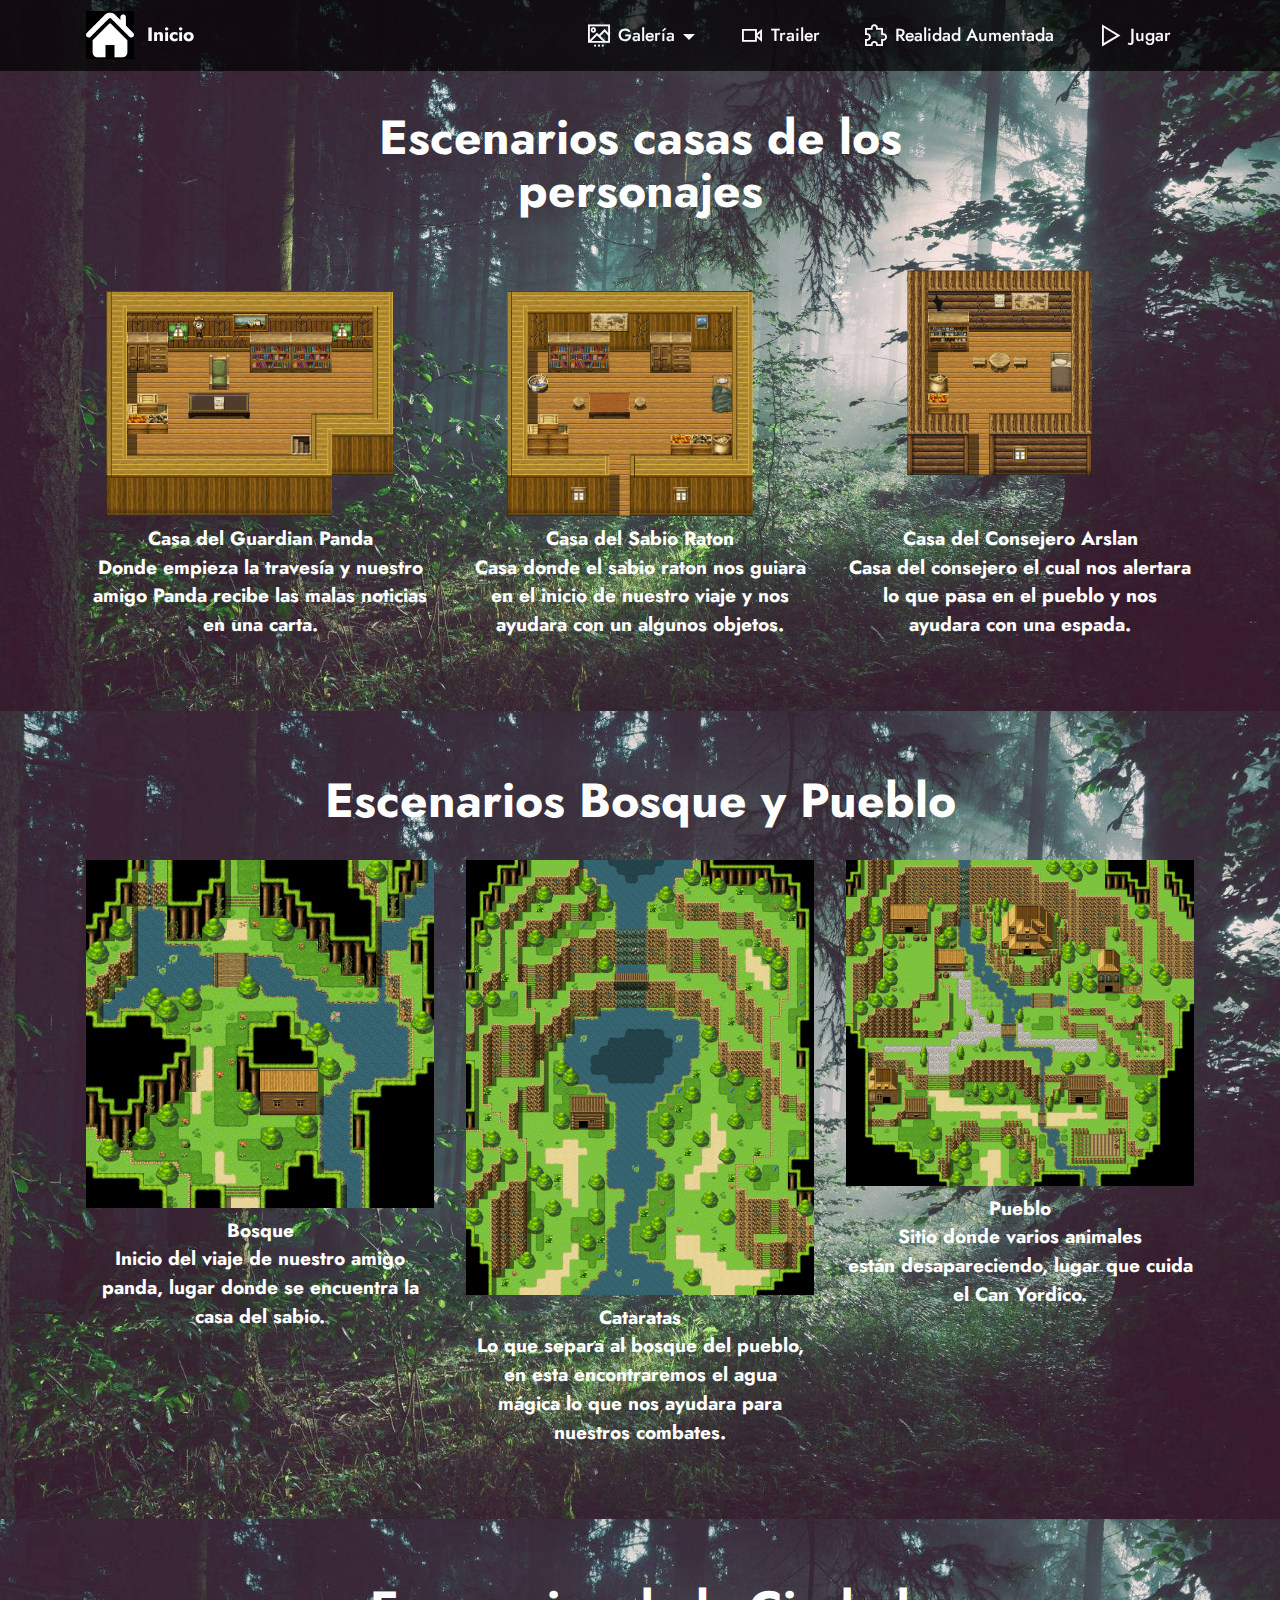
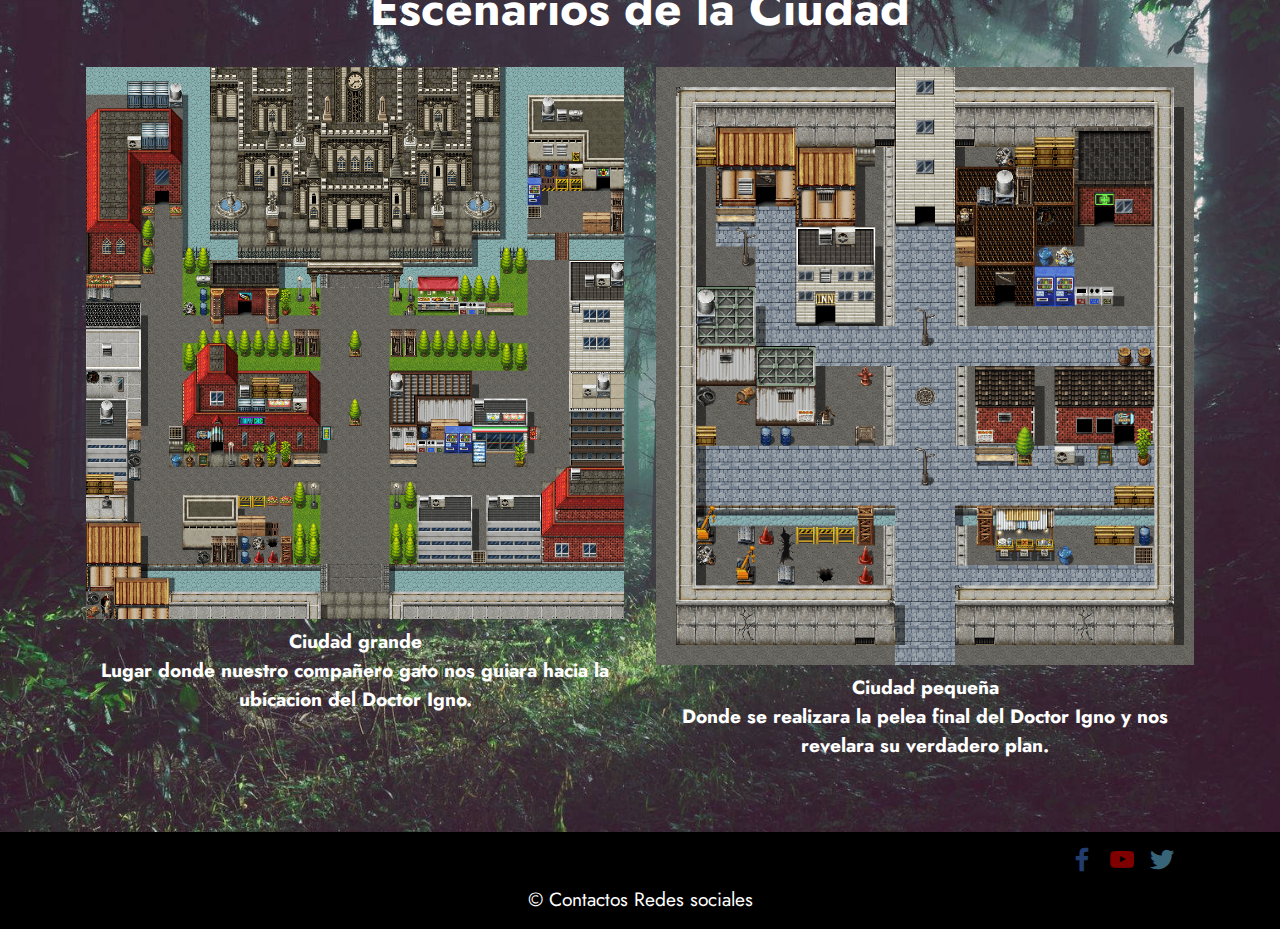
<file: page4.html>
<!DOCTYPE html>
<html  >
<head>
  <!-- Site made with Mobirise Website Builder v5.4.1, https://mobirise.com -->
  <meta charset="UTF-8">
  <meta http-equiv="X-UA-Compatible" content="IE=edge">
  <meta name="generator" content="Mobirise v5.4.1, mobirise.com">
  <meta name="viewport" content="width=device-width, initial-scale=1, minimum-scale=1">
  <link rel="shortcut icon" href="assets/images/image-96x96.jpg" type="image/x-icon">
  <meta name="description" content="">
  
  
  <title>Page 4</title>
  <link rel="stylesheet" href="assets/web/assets/mobirise-icons2/mobirise2.css">
  <link rel="stylesheet" href="assets/bootstrap/css/bootstrap.min.css">
  <link rel="stylesheet" href="assets/bootstrap/css/bootstrap-grid.min.css">
  <link rel="stylesheet" href="assets/bootstrap/css/bootstrap-reboot.min.css">
  <link rel="stylesheet" href="assets/parallax/jarallax.css">
  <link rel="stylesheet" href="assets/dropdown/css/style.css">
  <link rel="stylesheet" href="assets/socicon/css/styles.css">
  <link rel="stylesheet" href="assets/theme/css/style.css">
  <link rel="preload" href="https://fonts.googleapis.com/css?family=Jost:100,200,300,400,500,600,700,800,900,100i,200i,300i,400i,500i,600i,700i,800i,900i&display=swap" as="style" onload="this.onload=null;this.rel='stylesheet'">
  <noscript><link rel="stylesheet" href="https://fonts.googleapis.com/css?family=Jost:100,200,300,400,500,600,700,800,900,100i,200i,300i,400i,500i,600i,700i,800i,900i&display=swap"></noscript>
  <link rel="preload" as="style" href="assets/mobirise/css/mbr-additional.css"><link rel="stylesheet" href="assets/mobirise/css/mbr-additional.css" type="text/css">
  
  
  
  
</head>
<body>
  
  <section data-bs-version="5.1" class="gallery5 mbr-gallery cid-sPVT4Pua6n" id="gallery5-1q">
    

    

    <div class="container">
        <div class="mbr-section-head">
            <h3 class="mbr-section-title mbr-fonts-style align-center m-0 display-2"><strong>Escenarios casas de los</strong><br><strong>personajes</strong></h3>
            
        </div>
        <div class="row mbr-gallery mt-4">
            <div class="col-12 col-md-6 col-lg-4 item gallery-image">
                <div class="item-wrapper" data-toggle="modal" data-bs-toggle="modal" data-target="#sQ720Z2lIt-modal" data-bs-target="#sQ720Z2lIt-modal">
                    <img class="w-100" src="assets/images/map001-408x312.png" alt="" data-slide-to="0" data-bs-slide-to="0" data-target="#lb-sQ720Z2lIt" data-bs-target="#lb-sQ720Z2lIt">
                    <div class="icon-wrapper">
                        <span class="mobi-mbri mobi-mbri-search mbr-iconfont mbr-iconfont-btn"></span>
                    </div>
                </div>
                <h6 class="mbr-item-subtitle mbr-fonts-style align-center mb-2 mt-2 display-7"><strong>Casa del Guardian Panda</strong><br><strong>Donde empieza la travesía&nbsp;y nuestro amigo Panda recibe las malas noticias en una carta.</strong></h6>
            </div>
            <div class="col-12 col-md-6 col-lg-4 item gallery-image">
                <div class="item-wrapper" data-toggle="modal" data-bs-toggle="modal" data-target="#sQ720Z2lIt-modal" data-bs-target="#sQ720Z2lIt-modal">
                    <img class="w-100" src="assets/images/map003-408x312.png" alt="" data-slide-to="1" data-bs-slide-to="1" data-target="#lb-sQ720Z2lIt" data-bs-target="#lb-sQ720Z2lIt">
                    <div class="icon-wrapper">
                        <span class="mobi-mbri mobi-mbri-search mbr-iconfont mbr-iconfont-btn"></span>
                    </div>
                </div>
                <h6 class="mbr-item-subtitle mbr-fonts-style align-center mb-2 mt-2 display-7"><strong>
                    Casa del Sabio Raton</strong><br><strong>Casa donde el sabio raton nos guiara en el inicio de nuestro viaje y nos ayudara con un algunos objetos.</strong></h6>
            </div>
            <div class="col-12 col-md-6 col-lg-4 item gallery-image">
                <div class="item-wrapper" data-toggle="modal" data-bs-toggle="modal" data-target="#sQ720Z2lIt-modal" data-bs-target="#sQ720Z2lIt-modal">
                    <img class="w-100" src="assets/images/map008-408x312.png" alt="" data-slide-to="2" data-bs-slide-to="2" data-target="#lb-sQ720Z2lIt" data-bs-target="#lb-sQ720Z2lIt">
                    <div class="icon-wrapper">
                        <span class="mobi-mbri mobi-mbri-search mbr-iconfont mbr-iconfont-btn"></span>
                    </div>
                </div>
                <h6 class="mbr-item-subtitle mbr-fonts-style align-center mb-2 mt-2 display-7"><strong>
                    Casa del Consejero Arslan</strong><br><strong>Casa del consejero el cual nos alertara lo que pasa en el pueblo y nos ayudara con una espada.</strong></h6>
            </div>
            
        </div>

        <div class="modal mbr-slider" tabindex="-1" role="dialog" aria-hidden="true" id="sQ720Z2lIt-modal">
            <div class="modal-dialog" role="document">
                <div class="modal-content">
                    <div class="modal-body">
                        <div class="carousel slide" id="lb-sQ720Z2lIt" data-interval="5000" data-bs-interval="5000">
                            <div class="carousel-inner">
                                <div class="carousel-item active">
                                    <img class="d-block w-100" src="assets/images/map001-408x312.png" alt="">
                                </div>
                                <div class="carousel-item">
                                    <img class="d-block w-100" src="assets/images/map003-408x312.png" alt="">
                                </div>
                                <div class="carousel-item">
                                    <img class="d-block w-100" src="assets/images/map008-408x312.png" alt="">
                                </div>
                                
                            </div>
                            <ol class="carousel-indicators">
                                <li data-slide-to="0" data-bs-slide-to="0" class="active" data-target="#lb-sQ720Z2lIt" data-bs-target="#lb-sQ720Z2lIt"></li>
                                <li data-slide-to="1" data-bs-slide-to="1" data-target="#lb-sQ720Z2lIt" data-bs-target="#lb-sQ720Z2lIt"></li>
                                <li data-slide-to="2" data-bs-slide-to="2" data-target="#lb-sQ720Z2lIt" data-bs-target="#lb-sQ720Z2lIt"></li>
                                
                            </ol>
                            <a role="button" href="" class="close" data-dismiss="modal" data-bs-dismiss="modal" aria-label="Close">
                            </a>
                            <a class="carousel-control-prev carousel-control" role="button" data-slide="prev" data-bs-slide="prev" href="#lb-sQ720Z2lIt">
                                <span class="mobi-mbri mobi-mbri-arrow-prev" aria-hidden="true"></span>
                                <span class="sr-only visually-hidden">Previous</span>
                            </a>
                            <a class="carousel-control-next carousel-control" role="button" data-slide="next" data-bs-slide="next" href="#lb-sQ720Z2lIt">
                                <span class="mobi-mbri mobi-mbri-arrow-next" aria-hidden="true"></span>
                                <span class="sr-only visually-hidden">Next</span>
                            </a>
                        </div>
                    </div>
                </div>
            </div>
        </div>
    </div>
</section>

<section data-bs-version="5.1" class="gallery5 mbr-gallery cid-sPVWbZfbL6" id="gallery5-1r">
    

    

    <div class="container">
        <div class="mbr-section-head">
            <h3 class="mbr-section-title mbr-fonts-style align-center m-0 display-2"><strong>Escenarios Bosque y Pueblo</strong></h3>
            
        </div>
        <div class="row mbr-gallery mt-4">
            <div class="col-12 col-md-6 col-lg-4 item gallery-image">
                <div class="item-wrapper" data-toggle="modal" data-bs-toggle="modal" data-target="#sQ7210SWTx-modal" data-bs-target="#sQ7210SWTx-modal">
                    <img class="w-100" src="assets/images/map002-696x696.png" alt="" data-slide-to="0" data-bs-slide-to="0" data-target="#lb-sQ7210SWTx" data-bs-target="#lb-sQ7210SWTx">
                    <div class="icon-wrapper">
                        <span class="mobi-mbri mobi-mbri-search mbr-iconfont mbr-iconfont-btn"></span>
                    </div>
                </div>
                <h6 class="mbr-item-subtitle mbr-fonts-style align-center mb-2 mt-2 display-7"><strong>
                    Bosque</strong><br><strong>Inicio del viaje de nuestro amigo panda, lugar donde se encuentra la casa del sabio.<br></strong><strong><br></strong></h6>
            </div>
            <div class="col-12 col-md-6 col-lg-4 item gallery-image">
                <div class="item-wrapper" data-toggle="modal" data-bs-toggle="modal" data-target="#sQ7210SWTx-modal" data-bs-target="#sQ7210SWTx-modal">
                    <img class="w-100" src="assets/images/map004-696x870.png" alt="" data-slide-to="1" data-bs-slide-to="1" data-target="#lb-sQ7210SWTx" data-bs-target="#lb-sQ7210SWTx">
                    <div class="icon-wrapper">
                        <span class="mobi-mbri mobi-mbri-search mbr-iconfont mbr-iconfont-btn"></span>
                    </div>
                </div>
                <h6 class="mbr-item-subtitle mbr-fonts-style align-center mb-2 mt-2 display-7"><strong>
                    Cataratas</strong><br><strong>Lo que separa al bosque del pueblo, en esta encontraremos el agua mágica&nbsp;lo que nos ayudara para nuestros combates.</strong></h6>
            </div>
            <div class="col-12 col-md-6 col-lg-4 item gallery-image">
                <div class="item-wrapper" data-toggle="modal" data-bs-toggle="modal" data-target="#sQ7210SWTx-modal" data-bs-target="#sQ7210SWTx-modal">
                    <img class="w-100" src="assets/images/map005-696x652.png" alt="" data-slide-to="2" data-bs-slide-to="2" data-target="#lb-sQ7210SWTx" data-bs-target="#lb-sQ7210SWTx">
                    <div class="icon-wrapper">
                        <span class="mobi-mbri mobi-mbri-search mbr-iconfont mbr-iconfont-btn"></span>
                    </div>
                </div>
                <h6 class="mbr-item-subtitle mbr-fonts-style align-center mb-2 mt-2 display-7"><strong>Pueblo</strong><br><strong>Sitio donde varios animales están&nbsp;desapareciendo, lugar que cuida el Can Yordico.</strong></h6>
            </div>
            
        </div>

        <div class="modal mbr-slider" tabindex="-1" role="dialog" aria-hidden="true" id="sQ7210SWTx-modal">
            <div class="modal-dialog" role="document">
                <div class="modal-content">
                    <div class="modal-body">
                        <div class="carousel slide" id="lb-sQ7210SWTx" data-interval="5000" data-bs-interval="5000">
                            <div class="carousel-inner">
                                <div class="carousel-item active">
                                    <img class="d-block w-100" src="assets/images/map002-696x696.png" alt="">
                                </div>
                                <div class="carousel-item">
                                    <img class="d-block w-100" src="assets/images/map004-696x870.png" alt="">
                                </div>
                                <div class="carousel-item">
                                    <img class="d-block w-100" src="assets/images/map005-696x652.png" alt="">
                                </div>
                                
                            </div>
                            <ol class="carousel-indicators">
                                <li data-slide-to="0" data-bs-slide-to="0" class="active" data-target="#lb-sQ7210SWTx" data-bs-target="#lb-sQ7210SWTx"></li>
                                <li data-slide-to="1" data-bs-slide-to="1" data-target="#lb-sQ7210SWTx" data-bs-target="#lb-sQ7210SWTx"></li>
                                <li data-slide-to="2" data-bs-slide-to="2" data-target="#lb-sQ7210SWTx" data-bs-target="#lb-sQ7210SWTx"></li>
                                
                            </ol>
                            <a role="button" href="" class="close" data-dismiss="modal" data-bs-dismiss="modal" aria-label="Close">
                            </a>
                            <a class="carousel-control-prev carousel-control" role="button" data-slide="prev" data-bs-slide="prev" href="#lb-sQ7210SWTx">
                                <span class="mobi-mbri mobi-mbri-arrow-prev" aria-hidden="true"></span>
                                <span class="sr-only visually-hidden">Previous</span>
                            </a>
                            <a class="carousel-control-next carousel-control" role="button" data-slide="next" data-bs-slide="next" href="#lb-sQ7210SWTx">
                                <span class="mobi-mbri mobi-mbri-arrow-next" aria-hidden="true"></span>
                                <span class="sr-only visually-hidden">Next</span>
                            </a>
                        </div>
                    </div>
                </div>
            </div>
        </div>
    </div>
</section>

<section data-bs-version="5.1" class="gallery5 mbr-gallery cid-sPVXtK8ltA" id="gallery5-1s">
    

    

    <div class="container">
        <div class="mbr-section-head">
            <h3 class="mbr-section-title mbr-fonts-style align-center m-0 display-2"><strong>Escenarios de la Ciudad</strong></h3>
            
        </div>
        <div class="row mbr-gallery mt-4">
            <div class="col-12 col-md-6 col-lg-6 item gallery-image">
                <div class="item-wrapper" data-toggle="modal" data-bs-toggle="modal" data-target="#sQ7212EkCp-modal" data-bs-target="#sQ7212EkCp-modal">
                    <img class="w-100" src="assets/images/map006-936x960.png" alt="" data-slide-to="0" data-bs-slide-to="0" data-target="#lb-sQ7212EkCp" data-bs-target="#lb-sQ7212EkCp">
                    <div class="icon-wrapper">
                        <span class="mobi-mbri mobi-mbri-search mbr-iconfont mbr-iconfont-btn"></span>
                    </div>
                </div>
                <h6 class="mbr-item-subtitle mbr-fonts-style align-center mb-2 mt-2 display-7"><strong>Ciudad grande</strong><br><strong>Lugar donde nuestro compañero gato nos guiara hacia la ubicacion del Doctor Igno.</strong></h6>
            </div>
            <div class="col-12 col-md-6 col-lg-6 item gallery-image">
                <div class="item-wrapper" data-toggle="modal" data-bs-toggle="modal" data-target="#sQ7212EkCp-modal" data-bs-target="#sQ7212EkCp-modal">
                    <img class="w-100" src="assets/images/map007-648x720.png" alt="" data-slide-to="1" data-bs-slide-to="1" data-target="#lb-sQ7212EkCp" data-bs-target="#lb-sQ7212EkCp">
                    <div class="icon-wrapper">
                        <span class="mobi-mbri mobi-mbri-search mbr-iconfont mbr-iconfont-btn"></span>
                    </div>
                </div>
                <h6 class="mbr-item-subtitle mbr-fonts-style align-center mb-2 mt-2 display-7"><strong>Ciudad pequeña</strong><br><strong>Donde se realizara la pelea final del Doctor Igno y nos revelara su verdadero plan.</strong></h6>
            </div>
            
            
        </div>

        <div class="modal mbr-slider" tabindex="-1" role="dialog" aria-hidden="true" id="sQ7212EkCp-modal">
            <div class="modal-dialog" role="document">
                <div class="modal-content">
                    <div class="modal-body">
                        <div class="carousel slide" id="lb-sQ7212EkCp" data-interval="5000" data-bs-interval="5000">
                            <div class="carousel-inner">
                                <div class="carousel-item active">
                                    <img class="d-block w-100" src="assets/images/map006-936x960.png" alt="">
                                </div>
                                <div class="carousel-item">
                                    <img class="d-block w-100" src="assets/images/map007-648x720.png" alt="">
                                </div>
                                
                                
                            </div>
                            <ol class="carousel-indicators">
                                <li data-slide-to="0" data-bs-slide-to="0" class="active" data-target="#lb-sQ7212EkCp" data-bs-target="#lb-sQ7212EkCp"></li>
                                <li data-slide-to="1" data-bs-slide-to="1" data-target="#lb-sQ7212EkCp" data-bs-target="#lb-sQ7212EkCp"></li>
                                
                                
                            </ol>
                            <a role="button" href="" class="close" data-dismiss="modal" data-bs-dismiss="modal" aria-label="Close">
                            </a>
                            <a class="carousel-control-prev carousel-control" role="button" data-slide="prev" data-bs-slide="prev" href="#lb-sQ7212EkCp">
                                <span class="mobi-mbri mobi-mbri-arrow-prev" aria-hidden="true"></span>
                                <span class="sr-only visually-hidden">Previous</span>
                            </a>
                            <a class="carousel-control-next carousel-control" role="button" data-slide="next" data-bs-slide="next" href="#lb-sQ7212EkCp">
                                <span class="mobi-mbri mobi-mbri-arrow-next" aria-hidden="true"></span>
                                <span class="sr-only visually-hidden">Next</span>
                            </a>
                        </div>
                    </div>
                </div>
            </div>
        </div>
    </div>
</section>

<section data-bs-version="5.1" class="footer3 cid-s48P1Icc8J" once="footers" id="footer3-1j">

    

    

    <div class="container">
        <div class="media-container-row align-center mbr-white">
            
            <div class="row social-row">
                <div class="social-list align-right pb-2">
                    
                    
                    
                    
                    
                    
                <div class="soc-item">
                        <a href="https://www.facebook.com/franzfreddy.laricoluque/" target="_blank">
                            <span class="mbr-iconfont mbr-iconfont-social socicon-facebook socicon" style="color: rgb(68, 121, 217); fill: rgb(68, 121, 217);"></span>
                        </a>
                    </div><div class="soc-item">
                        <a href="https://www.youtube.com/channel/UC-GxKUowed4DfqnTuf-O8RA/videos" target="_blank">
                            <span class="mbr-iconfont mbr-iconfont-social socicon-youtube socicon" style="color: rgb(255, 0, 0); fill: rgb(255, 0, 0);"></span>
                        </a>
                    </div><div class="soc-item">
                        <a href="https://twitter.com/Franzlarico1" target="_blank">
                            <span class="mbr-iconfont mbr-iconfont-social socicon-twitter socicon" style="color: rgb(110, 199, 242); fill: rgb(110, 199, 242);"></span>
                        </a>
                    </div></div>
            </div>
            <div class="row row-copirayt">
                <p class="mbr-text mb-0 mbr-fonts-style mbr-white align-center display-7">
                    © Contactos Redes sociales</p>
            </div>
        </div>
    </div>
</section>

<section data-bs-version="5.1" class="menu menu2 cid-sMTBB9l7pf" once="menu" id="menu2-1k">
    
    <nav class="navbar navbar-dropdown navbar-fixed-top navbar-expand-lg">
        <div class="container">
            <div class="navbar-brand">
                <span class="navbar-logo">
                    <a href="index.html">
                        <img src="assets/images/image-96x96.jpg" alt="" style="height: 3rem;">
                    </a>
                </span>
                <span class="navbar-caption-wrap"><a class="navbar-caption text-white text-primary display-7" href="index.html">Inicio</a></span>
            </div>
            <button class="navbar-toggler" type="button" data-toggle="collapse" data-bs-toggle="collapse" data-target="#navbarSupportedContent" data-bs-target="#navbarSupportedContent" aria-controls="navbarNavAltMarkup" aria-expanded="false" aria-label="Toggle navigation">
                <div class="hamburger">
                    <span></span>
                    <span></span>
                    <span></span>
                    <span></span>
                </div>
            </button>
            <div class="collapse navbar-collapse" id="navbarSupportedContent">
                <ul class="navbar-nav nav-dropdown nav-right" data-app-modern-menu="true"><li class="nav-item dropdown"><a class="nav-link link text-white text-primary dropdown-toggle display-4" href="#" data-toggle="dropdown-submenu" data-bs-toggle="dropdown" data-bs-auto-close="outside" aria-expanded="false"><span class="mobi-mbri mobi-mbri-image-slider mbr-iconfont mbr-iconfont-btn"></span>Galería</a><div class="dropdown-menu" aria-labelledby="dropdown-undefined"><a class="text-white text-primary dropdown-item display-4" href="page1.html">Personajes</a><a class="text-white text-primary dropdown-item display-4" href="page4.html">Escenarios</a></div></li><li class="nav-item"><a class="nav-link link text-white text-primary display-4" href="page2.html"><span class="mobi-mbri mobi-mbri-video mbr-iconfont mbr-iconfont-btn"></span>Trailer</a></li><li class="nav-item"><a class="nav-link link text-white text-primary display-4" href="page3.html"><span class="mobi-mbri mobi-mbri-extension mbr-iconfont mbr-iconfont-btn"></span>Realidad Aumentada</a></li><li class="nav-item"><a class="nav-link link text-white text-primary display-4" href="page5.html"><span class="mobi-mbri mobi-mbri-play mbr-iconfont mbr-iconfont-btn"></span>Jugar</a></li></ul>
                
                
            </div>
        </div>
    </nav>
</section><section style="background-color: #fff; font-family: -apple-system, BlinkMacSystemFont, 'Segoe UI', 'Roboto', 'Helvetica Neue', Arial, sans-serif; color:#aaa; font-size:12px; padding: 0; align-items: center; display: flex;"><p style="flex: 0 0 auto; margin:0; padding-right:1rem;"><a href="https://mobirise.site" style="color:#aaa;"></a></p></section><script src="assets/bootstrap/js/bootstrap.bundle.min.js"></script>  <script src="assets/parallax/jarallax.js"></script>  <script src="assets/smoothscroll/smooth-scroll.js"></script>  <script src="assets/ytplayer/index.js"></script>  <script src="assets/dropdown/js/navbar-dropdown.js"></script>  <script src="assets/theme/js/script.js"></script>  
  
  
</body>
</html>
</file>
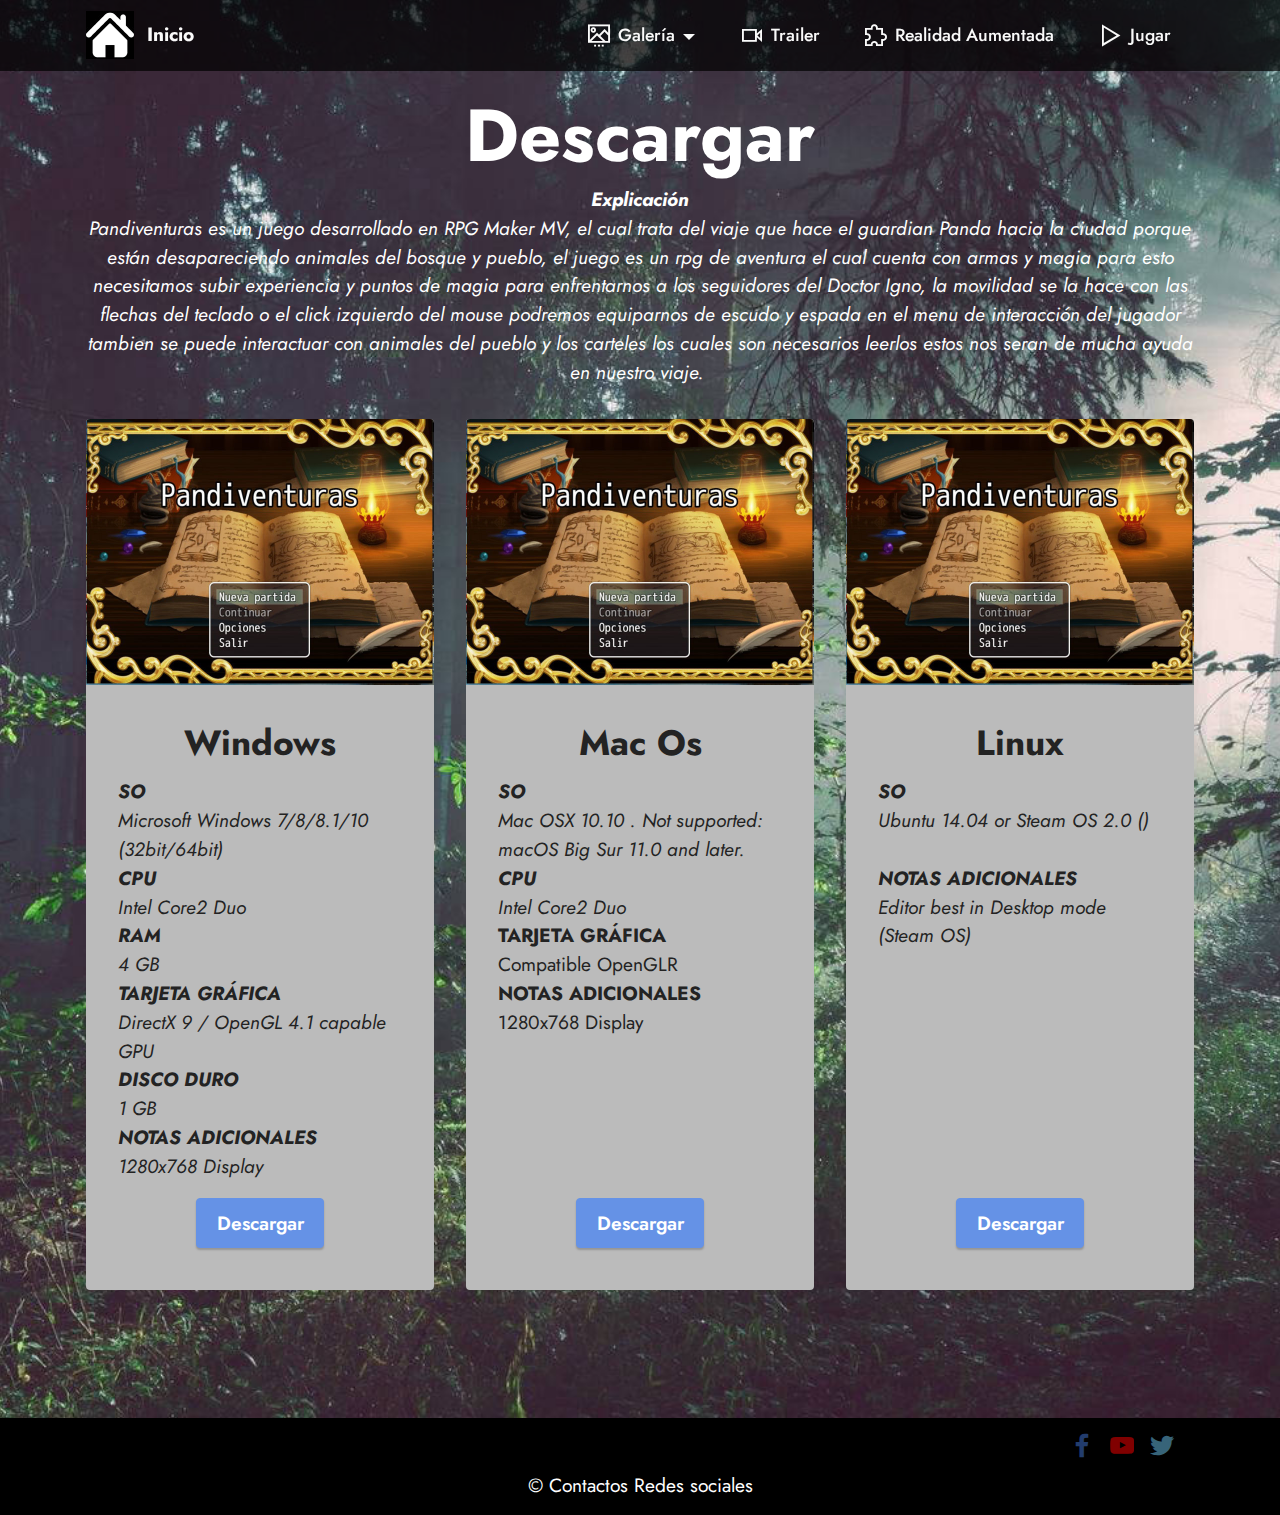
<file: page5.html>
<!DOCTYPE html>
<html  >
<head>
  <!-- Site made with Mobirise Website Builder v5.4.1, https://mobirise.com -->
  <meta charset="UTF-8">
  <meta http-equiv="X-UA-Compatible" content="IE=edge">
  <meta name="generator" content="Mobirise v5.4.1, mobirise.com">
  <meta name="viewport" content="width=device-width, initial-scale=1, minimum-scale=1">
  <link rel="shortcut icon" href="assets/images/image-96x96.jpg" type="image/x-icon">
  <meta name="description" content="">
  
  
  <title>Page 5</title>
  <link rel="stylesheet" href="assets/web/assets/mobirise-icons2/mobirise2.css">
  <link rel="stylesheet" href="assets/bootstrap/css/bootstrap.min.css">
  <link rel="stylesheet" href="assets/bootstrap/css/bootstrap-grid.min.css">
  <link rel="stylesheet" href="assets/bootstrap/css/bootstrap-reboot.min.css">
  <link rel="stylesheet" href="assets/dropdown/css/style.css">
  <link rel="stylesheet" href="assets/socicon/css/styles.css">
  <link rel="stylesheet" href="assets/theme/css/style.css">
  <link rel="preload" href="https://fonts.googleapis.com/css?family=Jost:100,200,300,400,500,600,700,800,900,100i,200i,300i,400i,500i,600i,700i,800i,900i&display=swap" as="style" onload="this.onload=null;this.rel='stylesheet'">
  <noscript><link rel="stylesheet" href="https://fonts.googleapis.com/css?family=Jost:100,200,300,400,500,600,700,800,900,100i,200i,300i,400i,500i,600i,700i,800i,900i&display=swap"></noscript>
  <link rel="preload" as="style" href="assets/mobirise/css/mbr-additional.css"><link rel="stylesheet" href="assets/mobirise/css/mbr-additional.css" type="text/css">
  
  
  
  
</head>
<body>
  
  <section data-bs-version="5.1" class="gallery2 cid-sQ0PrXAncQ" id="gallery2-1v">
    
    
    <div class="container">
        <div class="mbr-section-head">
            <h4 class="mbr-section-title mbr-fonts-style align-center mb-0 display-1"><strong>Descargar</strong><br></h4>
            <h5 class="mbr-section-subtitle mbr-fonts-style align-center mb-0 mt-2 display-7"><strong><em>Explicación</em></strong><br><em>Pandiventuras es un juego desarrollado en RPG Maker MV, el cual trata del viaje que hace el guardian Panda hacia la ciudad porque están&nbsp;desapareciendo animales del bosque y pueblo, el juego es un rpg de aventura el cual cuenta con armas y magia para esto necesitamos subir experiencia y puntos de magia para enfrentarnos a los seguidores del Doctor Igno, la movilidad se la hace con las flechas del teclado o el click izquierdo del mouse podremos equiparnos de escudo y espada en el menu de interacción&nbsp;del jugador tambien se puede interactuar con animales del pueblo y los carteles los cuales son necesarios leerlos estos nos seran de mucha ayuda en nuestro viaje.&nbsp;</em></h5>
        </div>
        <div class="row mt-4">
            <div class="item features-image сol-12 col-md-6 col-lg-4">
                <div class="item-wrapper">
                    <div class="item-img">
                        <img src="assets/images/pandi-696x532.jpg" alt="">
                    </div>
                    <div class="item-content">
                        <h5 class="item-title mbr-fonts-style display-5"><strong>Windows</strong></h5>
                        <h6 class="item-subtitle mbr-fonts-style mt-1 display-7"><em><strong>SO
</strong></em><div><em>Microsoft Windows 7/8/8.1/10 (32bit/64bit)</em></div><div><em><strong>CPU
</strong></em></div><div><em>Intel Core2 Duo</em></div><div><em><strong>RAM
</strong></em></div><div><em>4 GB</em></div><div><em><strong>TARJETA GRÁFICA
</strong></em></div><div><em>DirectX 9 / OpenGL 4.1 capable GPU</em></div><div><em><strong>DISCO DURO
</strong></em></div><div><em>1 GB</em></div><div><em><strong>NOTAS ADICIONALES
</strong></em></div><div><em>1280x768 Display</em></div></h6>
                        
                    </div>
                    <div class="mbr-section-btn item-footer mt-2"><a href="https://drive.google.com/file/d/17EEy2AV-IR7kkrxiCQWNWU2Rh8kJHyhy/view?usp=sharing" download class="btn btn-primary item-btn display-7" target="_blank">Descargar</a></div>
                </div>
            </div>
            <div class="item features-image сol-12 col-md-6 col-lg-4">
                <div class="item-wrapper">
                    <div class="item-img">
                        <img src="assets/images/pandi-696x532.jpg" alt="">
                    </div>
                    <div class="item-content">
                        <h5 class="item-title mbr-fonts-style display-5"><strong>Mac Os</strong></h5>
                        <h6 class="item-subtitle mbr-fonts-style mt-1 display-7"><em><strong>SO
</strong></em><div><em>Mac OSX 10.10 . Not supported: macOS Big Sur 11.0 and later.</em></div><div><em><strong>CPU</strong></em></div><div><em>
</em></div><div><em>Intel Core2 Duo</em></div><div><strong>TARJETA GRÁFICA</strong></div><div>Compatible OpenGLR</div><div><strong>NOTAS ADICIONALES
</strong></div><div>1280x768 Display</div></h6>
                        
                    </div>
                    <div class="mbr-section-btn item-footer mt-2"><a href="https://drive.google.com/file/d/16l9VPpzuKzn6eb2qIy4RBe46qQ1ASFyR/view?usp=sharing" download class="btn btn-primary item-btn display-7" target="_blank">Descargar</a></div>
                </div>
            </div>
            <div class="item features-image сol-12 col-md-6 col-lg-4">
                <div class="item-wrapper">
                    <div class="item-img">
                        <img src="assets/images/pandi-696x532.jpg" alt="">
                    </div>
                    <div class="item-content">
                        <h5 class="item-title mbr-fonts-style display-5"><strong>Linux</strong></h5>
                        <h6 class="item-subtitle mbr-fonts-style mt-1 display-7"><em><strong>SO
</strong></em><div><em>Ubuntu 14.04 or Steam OS 2.0 ()</em></div><br><div><em><strong>NOTAS ADICIONALES
</strong></em></div><div><em>Editor best in Desktop mode (Steam OS)</em></div></h6>
                        
                    </div>
                    <div class="mbr-section-btn item-footer mt-2"><a href="https://drive.google.com/file/d/1nQ5IWat14D6zqzIFdOtpPQE0E6bVqMR4/view?usp=sharing" download class="btn btn-primary item-btn display-7" target="_blank">Descargar</a></div>
                </div>
            </div>
            
        </div>
    </div>
</section>

<section data-bs-version="5.1" class="footer3 cid-s48P1Icc8J" once="footers" id="footer3-1t">

    

    

    <div class="container">
        <div class="media-container-row align-center mbr-white">
            
            <div class="row social-row">
                <div class="social-list align-right pb-2">
                    
                    
                    
                    
                    
                    
                <div class="soc-item">
                        <a href="https://www.facebook.com/franzfreddy.laricoluque/" target="_blank">
                            <span class="mbr-iconfont mbr-iconfont-social socicon-facebook socicon" style="color: rgb(68, 121, 217); fill: rgb(68, 121, 217);"></span>
                        </a>
                    </div><div class="soc-item">
                        <a href="https://www.youtube.com/channel/UC-GxKUowed4DfqnTuf-O8RA/videos" target="_blank">
                            <span class="mbr-iconfont mbr-iconfont-social socicon-youtube socicon" style="color: rgb(255, 0, 0); fill: rgb(255, 0, 0);"></span>
                        </a>
                    </div><div class="soc-item">
                        <a href="https://twitter.com/Franzlarico1" target="_blank">
                            <span class="mbr-iconfont mbr-iconfont-social socicon-twitter socicon" style="color: rgb(110, 199, 242); fill: rgb(110, 199, 242);"></span>
                        </a>
                    </div></div>
            </div>
            <div class="row row-copirayt">
                <p class="mbr-text mb-0 mbr-fonts-style mbr-white align-center display-7">
                    © Contactos Redes sociales</p>
            </div>
        </div>
    </div>
</section>

<section data-bs-version="5.1" class="menu menu2 cid-sMTBB9l7pf" once="menu" id="menu2-1u">
    
    <nav class="navbar navbar-dropdown navbar-fixed-top navbar-expand-lg">
        <div class="container">
            <div class="navbar-brand">
                <span class="navbar-logo">
                    <a href="index.html">
                        <img src="assets/images/image-96x96.jpg" alt="" style="height: 3rem;">
                    </a>
                </span>
                <span class="navbar-caption-wrap"><a class="navbar-caption text-white text-primary display-7" href="index.html">Inicio</a></span>
            </div>
            <button class="navbar-toggler" type="button" data-toggle="collapse" data-bs-toggle="collapse" data-target="#navbarSupportedContent" data-bs-target="#navbarSupportedContent" aria-controls="navbarNavAltMarkup" aria-expanded="false" aria-label="Toggle navigation">
                <div class="hamburger">
                    <span></span>
                    <span></span>
                    <span></span>
                    <span></span>
                </div>
            </button>
            <div class="collapse navbar-collapse" id="navbarSupportedContent">
                <ul class="navbar-nav nav-dropdown nav-right" data-app-modern-menu="true"><li class="nav-item dropdown"><a class="nav-link link text-white text-primary dropdown-toggle display-4" href="#" data-toggle="dropdown-submenu" data-bs-toggle="dropdown" data-bs-auto-close="outside" aria-expanded="false"><span class="mobi-mbri mobi-mbri-image-slider mbr-iconfont mbr-iconfont-btn"></span>Galería</a><div class="dropdown-menu" aria-labelledby="dropdown-undefined"><a class="text-white text-primary dropdown-item display-4" href="page1.html">Personajes</a><a class="text-white text-primary dropdown-item display-4" href="page4.html">Escenarios</a></div></li><li class="nav-item"><a class="nav-link link text-white text-primary display-4" href="page2.html"><span class="mobi-mbri mobi-mbri-video mbr-iconfont mbr-iconfont-btn"></span>Trailer</a></li><li class="nav-item"><a class="nav-link link text-white text-primary display-4" href="page3.html"><span class="mobi-mbri mobi-mbri-extension mbr-iconfont mbr-iconfont-btn"></span>Realidad Aumentada</a></li><li class="nav-item"><a class="nav-link link text-white text-primary display-4" href="page5.html"><span class="mobi-mbri mobi-mbri-play mbr-iconfont mbr-iconfont-btn"></span>Jugar</a></li></ul>
                
                
            </div>
        </div>
    </nav>
</section><section style="background-color: #fff; font-family: -apple-system, BlinkMacSystemFont, 'Segoe UI', 'Roboto', 'Helvetica Neue', Arial, sans-serif; color:#aaa; font-size:12px; padding: 0; align-items: center; display: flex;"><p style="flex: 0 0 auto; margin:0; padding-right:1rem;"><a href="https://mobirise.site/t" style="color:#aaa;"></a></p></section><script src="assets/bootstrap/js/bootstrap.bundle.min.js"></script>  <script src="assets/smoothscroll/smooth-scroll.js"></script>  <script src="assets/ytplayer/index.js"></script>  <script src="assets/dropdown/js/navbar-dropdown.js"></script>  <script src="assets/theme/js/script.js"></script>  
  
  
</body>
</html>
</file>
<file: assets/web/assets/mobirise-icons2/mobirise2.css>
@font-face {
  font-family: 'Moririse2';
  font-display: swap;
  src:  url('mobirise2.eot?f2bix4');
  src:  url('mobirise2.eot?f2bix4#iefix') format('embedded-opentype'),
    url('mobirise2.ttf?f2bix4') format('truetype'),
    url('mobirise2.woff?f2bix4') format('woff'),
    url('mobirise2.svg?f2bix4#mobirise2') format('svg');
  font-weight: normal;
  font-style: normal;
}

[class^="mobi-"], [class*=" mobi-"] {
  /* use !important to prevent issues with browser extensions that change fonts */
  font-family: 'Moririse2' !important;
  speak: none;
  font-style: normal;
  font-weight: normal;
  font-variant: normal;
  text-transform: none;
  line-height: 1;

  /* Better Font Rendering =========== */
  -webkit-font-smoothing: antialiased;
  -moz-osx-font-smoothing: grayscale;
}

.mobi-mbri-add-submenu:before {
  content: "\e900";
}
.mobi-mbri-alert:before {
  content: "\e901";
}
.mobi-mbri-align-center:before {
  content: "\e902";
}
.mobi-mbri-align-justify:before {
  content: "\e903";
}
.mobi-mbri-align-left:before {
  content: "\e904";
}
.mobi-mbri-align-right:before {
  content: "\e905";
}
.mobi-mbri-android:before {
  content: "\e906";
}
.mobi-mbri-apple:before {
  content: "\e907";
}
.mobi-mbri-arrow-down:before {
  content: "\e908";
}
.mobi-mbri-arrow-next:before {
  content: "\e909";
}
.mobi-mbri-arrow-prev:before {
  content: "\e90a";
}
.mobi-mbri-arrow-up:before {
  content: "\e90b";
}
.mobi-mbri-bold:before {
  content: "\e90c";
}
.mobi-mbri-bookmark:before {
  content: "\e90d";
}
.mobi-mbri-bootstrap:before {
  content: "\e90e";
}
.mobi-mbri-briefcase:before {
  content: "\e90f";
}
.mobi-mbri-browse:before {
  content: "\e910";
}
.mobi-mbri-bulleted-list:before {
  content: "\e911";
}
.mobi-mbri-calendar:before {
  content: "\e912";
}
.mobi-mbri-camera:before {
  content: "\e913";
}
.mobi-mbri-cart-add:before {
  content: "\e914";
}
.mobi-mbri-cart-full:before {
  content: "\e915";
}
.mobi-mbri-cash:before {
  content: "\e916";
}
.mobi-mbri-change-style:before {
  content: "\e917";
}
.mobi-mbri-chat:before {
  content: "\e918";
}
.mobi-mbri-clock:before {
  content: "\e919";
}
.mobi-mbri-close:before {
  content: "\e91a";
}
.mobi-mbri-cloud:before {
  content: "\e91b";
}
.mobi-mbri-code:before {
  content: "\e91c";
}
.mobi-mbri-contact-form:before {
  content: "\e91d";
}
.mobi-mbri-credit-card:before {
  content: "\e91e";
}
.mobi-mbri-cursor-click:before {
  content: "\e91f";
}
.mobi-mbri-cust-feedback:before {
  content: "\e920";
}
.mobi-mbri-database:before {
  content: "\e921";
}
.mobi-mbri-delivery:before {
  content: "\e922";
}
.mobi-mbri-desktop:before {
  content: "\e923";
}
.mobi-mbri-devices:before {
  content: "\e924";
}
.mobi-mbri-down:before {
  content: "\e925";
}
.mobi-mbri-download-2:before {
  content: "\e926";
}
.mobi-mbri-download:before {
  content: "\e927";
}
.mobi-mbri-drag-n-drop-2:before {
  content: "\e928";
}
.mobi-mbri-drag-n-drop:before {
  content: "\e929";
}
.mobi-mbri-edit-2:before {
  content: "\e92a";
}
.mobi-mbri-edit:before {
  content: "\e92b";
}
.mobi-mbri-error:before {
  content: "\e92c";
}
.mobi-mbri-extension:before {
  content: "\e92d";
}
.mobi-mbri-features:before {
  content: "\e92e";
}
.mobi-mbri-file:before {
  content: "\e92f";
}
.mobi-mbri-flag:before {
  content: "\e930";
}
.mobi-mbri-folder:before {
  content: "\e931";
}
.mobi-mbri-gift:before {
  content: "\e932";
}
.mobi-mbri-github:before {
  content: "\e933";
}
.mobi-mbri-globe-2:before {
  content: "\e934";
}
.mobi-mbri-globe:before {
  content: "\e935";
}
.mobi-mbri-growing-chart:before {
  content: "\e936";
}
.mobi-mbri-hearth:before {
  content: "\e937";
}
.mobi-mbri-help:before {
  content: "\e938";
}
.mobi-mbri-home:before {
  content: "\e939";
}
.mobi-mbri-hot-cup:before {
  content: "\e93a";
}
.mobi-mbri-idea:before {
  content: "\e93b";
}
.mobi-mbri-image-gallery:before {
  content: "\e93c";
}
.mobi-mbri-image-slider:before {
  content: "\e93d";
}
.mobi-mbri-info:before {
  content: "\e93e";
}
.mobi-mbri-italic:before {
  content: "\e93f";
}
.mobi-mbri-key:before {
  content: "\e940";
}
.mobi-mbri-laptop:before {
  content: "\e941";
}
.mobi-mbri-layers:before {
  content: "\e942";
}
.mobi-mbri-left-right:before {
  content: "\e943";
}
.mobi-mbri-left:before {
  content: "\e944";
}
.mobi-mbri-letter:before {
  content: "\e945";
}
.mobi-mbri-like:before {
  content: "\e946";
}
.mobi-mbri-link:before {
  content: "\e947";
}
.mobi-mbri-lock:before {
  content: "\e948";
}
.mobi-mbri-login:before {
  content: "\e949";
}
.mobi-mbri-logout:before {
  content: "\e94a";
}
.mobi-mbri-magic-stick:before {
  content: "\e94b";
}
.mobi-mbri-map-pin:before {
  content: "\e94c";
}
.mobi-mbri-menu:before {
  content: "\e94d";
}
.mobi-mbri-mobile-2:before {
  content: "\e94e";
}
.mobi-mbri-mobile-horizontal:before {
  content: "\e94f";
}
.mobi-mbri-mobile:before {
  content: "\e950";
}
.mobi-mbri-mobirise:before {
  content: "\e951";
}
.mobi-mbri-more-horizontal:before {
  content: "\e952";
}
.mobi-mbri-more-vertical:before {
  content: "\e953";
}
.mobi-mbri-music:before {
  content: "\e954";
}
.mobi-mbri-new-file:before {
  content: "\e955";
}
.mobi-mbri-numbered-list:before {
  content: "\e956";
}
.mobi-mbri-opened-folder:before {
  content: "\e957";
}
.mobi-mbri-pages:before {
  content: "\e958";
}
.mobi-mbri-paper-plane:before {
  content: "\e959";
}
.mobi-mbri-paperclip:before {
  content: "\e95a";
}
.mobi-mbri-phone:before {
  content: "\e95b";
}
.mobi-mbri-photo:before {
  content: "\e95c";
}
.mobi-mbri-photos:before {
  content: "\e95d";
}
.mobi-mbri-pin:before {
  content: "\e95e";
}
.mobi-mbri-play:before {
  content: "\e95f";
}
.mobi-mbri-plus:before {
  content: "\e960";
}
.mobi-mbri-preview:before {
  content: "\e961";
}
.mobi-mbri-print:before {
  content: "\e962";
}
.mobi-mbri-protect:before {
  content: "\e963";
}
.mobi-mbri-question:before {
  content: "\e964";
}
.mobi-mbri-quote-left:before {
  content: "\e965";
}
.mobi-mbri-quote-right:before {
  content: "\e966";
}
.mobi-mbri-redo:before {
  content: "\e967";
}
.mobi-mbri-refresh:before {
  content: "\e968";
}
.mobi-mbri-responsive-2:before {
  content: "\e969";
}
.mobi-mbri-responsive:before {
  content: "\e96a";
}
.mobi-mbri-right:before {
  content: "\e96b";
}
.mobi-mbri-rocket:before {
  content: "\e96c";
}
.mobi-mbri-sad-face:before {
  content: "\e96d";
}
.mobi-mbri-sale:before {
  content: "\e96e";
}
.mobi-mbri-save:before {
  content: "\e96f";
}
.mobi-mbri-search:before {
  content: "\e970";
}
.mobi-mbri-setting-2:before {
  content: "\e971";
}
.mobi-mbri-setting-3:before {
  content: "\e972";
}
.mobi-mbri-setting:before {
  content: "\e973";
}
.mobi-mbri-share:before {
  content: "\e974";
}
.mobi-mbri-shopping-bag:before {
  content: "\e975";
}
.mobi-mbri-shopping-basket:before {
  content: "\e976";
}
.mobi-mbri-shopping-cart:before {
  content: "\e977";
}
.mobi-mbri-sites:before {
  content: "\e978";
}
.mobi-mbri-smile-face:before {
  content: "\e979";
}
.mobi-mbri-speed:before {
  content: "\e97a";
}
.mobi-mbri-star:before {
  content: "\e97b";
}
.mobi-mbri-success:before {
  content: "\e97c";
}
.mobi-mbri-sun:before {
  content: "\e97d";
}
.mobi-mbri-sun2:before {
  content: "\e97e";
}
.mobi-mbri-tablet-vertical:before {
  content: "\e97f";
}
.mobi-mbri-tablet:before {
  content: "\e980";
}
.mobi-mbri-target:before {
  content: "\e981";
}
.mobi-mbri-timer:before {
  content: "\e982";
}
.mobi-mbri-to-ftp:before {
  content: "\e983";
}
.mobi-mbri-to-local-drive:before {
  content: "\e984";
}
.mobi-mbri-touch-swipe:before {
  content: "\e985";
}
.mobi-mbri-touch:before {
  content: "\e986";
}
.mobi-mbri-trash:before {
  content: "\e987";
}
.mobi-mbri-underline:before {
  content: "\e988";
}
.mobi-mbri-undo:before {
  content: "\e989";
}
.mobi-mbri-unlink:before {
  content: "\e98a";
}
.mobi-mbri-unlock:before {
  content: "\e98b";
}
.mobi-mbri-up-down:before {
  content: "\e98c";
}
.mobi-mbri-up:before {
  content: "\e98d";
}
.mobi-mbri-update:before {
  content: "\e98e";
}
.mobi-mbri-upload-2:before {
  content: "\e98f";
}
.mobi-mbri-upload:before {
  content: "\e990";
}
.mobi-mbri-user-2:before {
  content: "\e991";
}
.mobi-mbri-user:before {
  content: "\e992";
}
.mobi-mbri-users:before {
  content: "\e993";
}
.mobi-mbri-video-play:before {
  content: "\e994";
}
.mobi-mbri-video:before {
  content: "\e995";
}
.mobi-mbri-watch:before {
  content: "\e996";
}
.mobi-mbri-website-theme-2:before {
  content: "\e997";
}
.mobi-mbri-website-theme:before {
  content: "\e998";
}
.mobi-mbri-wifi:before {
  content: "\e999";
}
.mobi-mbri-windows:before {
  content: "\e99a";
}
.mobi-mbri-zoom-in:before {
  content: "\e99b";
}
.mobi-mbri-zoom-out:before {
  content: "\e99c";
}
</file>
<file: assets/dropdown/css/style.css>
.navbar-dropdown {
  left: 0;
  padding: 0;
  position: absolute;
  right: 0;
  top: 0;
  transition: all 0.45s ease;
  z-index: 1030;
  background: #282828; }
  .navbar-dropdown .navbar-logo {
    margin-right: 0.8rem;
    transition: margin 0.3s ease-in-out;
    vertical-align: middle; }
    .navbar-dropdown .navbar-logo img {
      height: 3.125rem;
      transition: all 0.3s ease-in-out; }
    .navbar-dropdown .navbar-logo.mbr-iconfont {
      font-size: 3.125rem;
      line-height: 3.125rem; }
  .navbar-dropdown .navbar-caption {
    font-weight: 700;
    white-space: normal;
    vertical-align: -4px;
    line-height: 3.125rem !important; }
    .navbar-dropdown .navbar-caption, .navbar-dropdown .navbar-caption:hover {
      color: inherit;
      text-decoration: none; }
  .navbar-dropdown .mbr-iconfont + .navbar-caption {
    vertical-align: -1px; }
  .navbar-dropdown.navbar-fixed-top {
    position: fixed; }
  .navbar-dropdown .navbar-brand span {
    vertical-align: -4px; }
  .navbar-dropdown.bg-color.transparent {
    background: none; }
  .navbar-dropdown.navbar-short .navbar-brand {
    padding: 0.625rem 0; }
    .navbar-dropdown.navbar-short .navbar-brand span {
      vertical-align: -1px; }
  .navbar-dropdown.navbar-short .navbar-caption {
    line-height: 2.375rem !important;
    vertical-align: -2px; }
  .navbar-dropdown.navbar-short .navbar-logo {
    margin-right: 0.5rem; }
    .navbar-dropdown.navbar-short .navbar-logo img {
      height: 2.375rem; }
    .navbar-dropdown.navbar-short .navbar-logo.mbr-iconfont {
      font-size: 2.375rem;
      line-height: 2.375rem; }
  .navbar-dropdown.navbar-short .mbr-table-cell {
    height: 3.625rem; }
  .navbar-dropdown .navbar-close {
    left: 0.6875rem;
    position: fixed;
    top: 0.75rem;
    z-index: 1000; }
  .navbar-dropdown .hamburger-icon {
    content: "";
    display: inline-block;
    vertical-align: middle;
    width: 16px;
    -webkit-box-shadow: 0 -6px 0 1px #282828,0 0 0 1px #282828,0 6px 0 1px #282828;
    -moz-box-shadow: 0 -6px 0 1px #282828,0 0 0 1px #282828,0 6px 0 1px #282828;
    box-shadow: 0 -6px 0 1px #282828,0 0 0 1px #282828,0 6px 0 1px #282828; }

.dropdown-menu .dropdown-toggle[data-toggle="dropdown-submenu"]::after {
  border-bottom: 0.35em solid transparent;
  border-left: 0.35em solid;
  border-right: 0;
  border-top: 0.35em solid transparent;
  margin-left: 0.3rem; }

.dropdown-menu .dropdown-item:focus {
  outline: 0; }

.nav-dropdown {
  font-size: 0.75rem;
  font-weight: 500;
  height: auto !important; }
  .nav-dropdown .nav-btn {
    padding-left: 1rem; }
  .nav-dropdown .link {
    margin: .667em 1.667em;
    font-weight: 500;
    padding: 0;
    transition: color .2s ease-in-out; }
    .nav-dropdown .link.dropdown-toggle {
      margin-right: 2.583em; }
      .nav-dropdown .link.dropdown-toggle::after {
        margin-left: .25rem;
        border-top: 0.35em solid;
        border-right: 0.35em solid transparent;
        border-left: 0.35em solid transparent;
        border-bottom: 0; }
      .nav-dropdown .link.dropdown-toggle[aria-expanded="true"] {
        margin: 0;
        padding: 0.667em 3.263em  0.667em 1.667em; }
  .nav-dropdown .link::after,
  .nav-dropdown .dropdown-item::after {
    color: inherit; }
  .nav-dropdown .btn {
    font-size: 0.75rem;
    font-weight: 700;
    letter-spacing: 0;
    margin-bottom: 0;
    padding-left: 1.25rem;
    padding-right: 1.25rem; }
  .nav-dropdown .dropdown-menu {
    border-radius: 0;
    border: 0;
    left: 0;
    margin: 0;
    padding-bottom: 1.25rem;
    padding-top: 1.25rem;
    position: relative; }
  .nav-dropdown .dropdown-submenu {
    margin-left: 0.125rem;
    top: 0; }
  .nav-dropdown .dropdown-item {
    font-weight: 500;
    line-height: 2;
    padding: 0.3846em 4.615em 0.3846em 1.5385em;
    position: relative;
    transition: color .2s ease-in-out, background-color .2s ease-in-out; }
    .nav-dropdown .dropdown-item::after {
      margin-top: -0.3077em;
      position: absolute;
      right: 1.1538em;
      top: 50%; }
    .nav-dropdown .dropdown-item:focus, .nav-dropdown .dropdown-item:hover {
      background: none; }

@media (max-width: 767px) {
  .nav-dropdown.navbar-toggleable-sm {
    bottom: 0;
    display: none;
    left: 0;
    overflow-x: hidden;
    position: fixed;
    top: 0;
    transform: translateX(-100%);
    -ms-transform: translateX(-100%);
    -webkit-transform: translateX(-100%);
    width: 18.75rem;
    z-index: 999; } }
.nav-dropdown.navbar-toggleable-xl {
  bottom: 0;
  display: none;
  left: 0;
  overflow-x: hidden;
  position: fixed;
  top: 0;
  transform: translateX(-100%);
  -ms-transform: translateX(-100%);
  -webkit-transform: translateX(-100%);
  width: 18.75rem;
  z-index: 999; }

.nav-dropdown-sm {
  display: block !important;
  overflow-x: hidden;
  overflow: auto;
  padding-top: 3.875rem; }
  .nav-dropdown-sm::after {
    content: "";
    display: block;
    height: 3rem;
    width: 100%; }
  .nav-dropdown-sm.collapse.in ~ .navbar-close {
    display: block !important; }
  .nav-dropdown-sm.collapsing, .nav-dropdown-sm.collapse.in {
    transform: translateX(0);
    -ms-transform: translateX(0);
    -webkit-transform: translateX(0);
    transition: all 0.25s ease-out;
    -webkit-transition: all 0.25s ease-out;
    background: #282828; }
  .nav-dropdown-sm.collapsing[aria-expanded="false"] {
    transform: translateX(-100%);
    -ms-transform: translateX(-100%);
    -webkit-transform: translateX(-100%); }
  .nav-dropdown-sm .nav-item {
    display: block;
    margin-left: 0 !important;
    padding-left: 0; }
  .nav-dropdown-sm .link,
  .nav-dropdown-sm .dropdown-item {
    border-top: 1px dotted rgba(255, 255, 255, 0.1);
    font-size: 0.8125rem;
    line-height: 1.6;
    margin: 0 !important;
    padding: 0.875rem 2.4rem 0.875rem 1.5625rem !important;
    position: relative;
    white-space: normal; }
    .nav-dropdown-sm .link:focus, .nav-dropdown-sm .link:hover,
    .nav-dropdown-sm .dropdown-item:focus,
    .nav-dropdown-sm .dropdown-item:hover {
      background: rgba(0, 0, 0, 0.2) !important;
      color: #c0a375; }
  .nav-dropdown-sm .nav-btn {
    position: relative;
    padding: 1.5625rem 1.5625rem 0 1.5625rem; }
    .nav-dropdown-sm .nav-btn::before {
      border-top: 1px dotted rgba(255, 255, 255, 0.1);
      content: "";
      left: 0;
      position: absolute;
      top: 0;
      width: 100%; }
    .nav-dropdown-sm .nav-btn + .nav-btn {
      padding-top: 0.625rem; }
      .nav-dropdown-sm .nav-btn + .nav-btn::before {
        display: none; }
  .nav-dropdown-sm .btn {
    padding: 0.625rem 0; }
  .nav-dropdown-sm .dropdown-toggle[data-toggle="dropdown-submenu"]::after {
    margin-left: .25rem;
    border-top: 0.35em solid;
    border-right: 0.35em solid transparent;
    border-left: 0.35em solid transparent;
    border-bottom: 0; }
  .nav-dropdown-sm .dropdown-toggle[data-toggle="dropdown-submenu"][aria-expanded="true"]::after {
    border-top: 0;
    border-right: 0.35em solid transparent;
    border-left: 0.35em solid transparent;
    border-bottom: 0.35em solid; }
  .nav-dropdown-sm .dropdown-menu {
    margin: 0;
    padding: 0;
    position: relative;
    top: 0;
    left: 0;
    width: 100%;
    border: 0;
    float: none;
    border-radius: 0;
    background: none; }
  .nav-dropdown-sm .dropdown-submenu {
    left: 100%;
    margin-left: 0.125rem;
    margin-top: -1.25rem;
    top: 0; }

.navbar-toggleable-sm .nav-dropdown .dropdown-menu {
  position: absolute; }

.navbar-toggleable-sm .nav-dropdown .dropdown-submenu {
  left: 100%;
  margin-left: 0.125rem;
  margin-top: -1.25rem;
  top: 0; }

.navbar-toggleable-sm.opened .nav-dropdown .dropdown-menu {
  position: relative; }

.navbar-toggleable-sm.opened .nav-dropdown .dropdown-submenu {
  left: 0;
  margin-left: 00rem;
  margin-top: 0rem;
  top: 0; }

.is-builder .nav-dropdown.collapsing {
  transition: none !important; }
</file>
<file: assets/socicon/css/styles.css>
@charset "UTF-8";

@font-face {
  font-family: 'Socicon';
  src:  url('../fonts/socicon.eot');
  src:  url('../fonts/socicon.eot?#iefix') format('embedded-opentype'),
    url('../fonts/socicon.woff2') format('woff2'),
    url('../fonts/socicon.ttf') format('truetype'),
    url('../fonts/socicon.woff') format('woff'),
    url('../fonts/socicon.svg#socicon') format('svg');
  font-weight: normal;
  font-style: normal;
  font-display: swap;
}

[data-icon]:before {
  font-family: "socicon" !important;
  content: attr(data-icon);
  font-style: normal !important;
  font-weight: normal !important;
  font-variant: normal !important;
  text-transform: none !important;
  speak: none;
  line-height: 1;
  -webkit-font-smoothing: antialiased;
  -moz-osx-font-smoothing: grayscale;
}

[class^="socicon-"], [class*=" socicon-"] {
  /* use !important to prevent issues with browser extensions that change fonts */
  font-family: 'Socicon' !important;
  speak: none;
  font-style: normal;
  font-weight: normal;
  font-variant: normal;
  text-transform: none;
  line-height: 1;

  /* Better Font Rendering =========== */
  -webkit-font-smoothing: antialiased;
  -moz-osx-font-smoothing: grayscale;
}

.socicon-eitaa:before {
  content: "\e97c";
}
.socicon-soroush:before {
  content: "\e97d";
}
.socicon-bale:before {
  content: "\e97e";
}
.socicon-zazzle:before {
  content: "\e97b";
}
.socicon-society6:before {
  content: "\e97a";
}
.socicon-redbubble:before {
  content: "\e979";
}
.socicon-avvo:before {
  content: "\e978";
}
.socicon-stitcher:before {
  content: "\e977";
}
.socicon-googlehangouts:before {
  content: "\e974";
}
.socicon-dlive:before {
  content: "\e975";
}
.socicon-vsco:before {
  content: "\e976";
}
.socicon-flipboard:before {
  content: "\e973";
}
.socicon-ubuntu:before {
  content: "\e958";
}
.socicon-artstation:before {
  content: "\e959";
}
.socicon-invision:before {
  content: "\e95a";
}
.socicon-torial:before {
  content: "\e95b";
}
.socicon-collectorz:before {
  content: "\e95c";
}
.socicon-seenthis:before {
  content: "\e95d";
}
.socicon-googleplaymusic:before {
  content: "\e95e";
}
.socicon-debian:before {
  content: "\e95f";
}
.socicon-filmfreeway:before {
  content: "\e960";
}
.socicon-gnome:before {
  content: "\e961";
}
.socicon-itchio:before {
  content: "\e962";
}
.socicon-jamendo:before {
  content: "\e963";
}
.socicon-mix:before {
  content: "\e964";
}
.socicon-sharepoint:before {
  content: "\e965";
}
.socicon-tinder:before {
  content: "\e966";
}
.socicon-windguru:before {
  content: "\e967";
}
.socicon-cdbaby:before {
  content: "\e968";
}
.socicon-elementaryos:before {
  content: "\e969";
}
.socicon-stage32:before {
  content: "\e96a";
}
.socicon-tiktok:before {
  content: "\e96b";
}
.socicon-gitter:before {
  content: "\e96c";
}
.socicon-letterboxd:before {
  content: "\e96d";
}
.socicon-threema:before {
  content: "\e96e";
}
.socicon-splice:before {
  content: "\e96f";
}
.socicon-metapop:before {
  content: "\e970";
}
.socicon-naver:before {
  content: "\e971";
}
.socicon-remote:before {
  content: "\e972";
}
.socicon-internet:before {
  content: "\e957";
}
.socicon-moddb:before {
  content: "\e94b";
}
.socicon-indiedb:before {
  content: "\e94c";
}
.socicon-traxsource:before {
  content: "\e94d";
}
.socicon-gamefor:before {
  content: "\e94e";
}
.socicon-pixiv:before {
  content: "\e94f";
}
.socicon-myanimelist:before {
  content: "\e950";
}
.socicon-blackberry:before {
  content: "\e951";
}
.socicon-wickr:before {
  content: "\e952";
}
.socicon-spip:before {
  content: "\e953";
}
.socicon-napster:before {
  content: "\e954";
}
.socicon-beatport:before {
  content: "\e955";
}
.socicon-hackerone:before {
  content: "\e956";
}
.socicon-hackernews:before {
  content: "\e946";
}
.socicon-smashwords:before {
  content: "\e947";
}
.socicon-kobo:before {
  content: "\e948";
}
.socicon-bookbub:before {
  content: "\e949";
}
.socicon-mailru:before {
  content: "\e94a";
}
.socicon-gitlab:before {
  content: "\e945";
}
.socicon-instructables:before {
  content: "\e944";
}
.socicon-portfolio:before {
  content: "\e943";
}
.socicon-codered:before {
  content: "\e940";
}
.socicon-origin:before {
  content: "\e941";
}
.socicon-nextdoor:before {
  content: "\e942";
}
.socicon-udemy:before {
  content: "\e93f";
}
.socicon-livemaster:before {
  content: "\e93e";
}
.socicon-crunchbase:before {
  content: "\e93b";
}
.socicon-homefy:before {
  content: "\e93c";
}
.socicon-calendly:before {
  content: "\e93d";
}
.socicon-realtor:before {
  content: "\e90f";
}
.socicon-tidal:before {
  content: "\e910";
}
.socicon-qobuz:before {
  content: "\e911";
}
.socicon-natgeo:before {
  content: "\e912";
}
.socicon-mastodon:before {
  content: "\e913";
}
.socicon-unsplash:before {
  content: "\e914";
}
.socicon-homeadvisor:before {
  content: "\e915";
}
.socicon-angieslist:before {
  content: "\e916";
}
.socicon-codepen:before {
  content: "\e917";
}
.socicon-slack:before {
  content: "\e918";
}
.socicon-openaigym:before {
  content: "\e919";
}
.socicon-logmein:before {
  content: "\e91a";
}
.socicon-fiverr:before {
  content: "\e91b";
}
.socicon-gotomeeting:before {
  content: "\e91c";
}
.socicon-aliexpress:before {
  content: "\e91d";
}
.socicon-guru:before {
  content: "\e91e";
}
.socicon-appstore:before {
  content: "\e91f";
}
.socicon-homes:before {
  content: "\e920";
}
.socicon-zoom:before {
  content: "\e921";
}
.socicon-alibaba:before {
  content: "\e922";
}
.socicon-craigslist:before {
  content: "\e923";
}
.socicon-wix:before {
  content: "\e924";
}
.socicon-redfin:before {
  content: "\e925";
}
.socicon-googlecalendar:before {
  content: "\e926";
}
.socicon-shopify:before {
  content: "\e927";
}
.socicon-freelancer:before {
  content: "\e928";
}
.socicon-seedrs:before {
  content: "\e929";
}
.socicon-bing:before {
  content: "\e92a";
}
.socicon-doodle:before {
  content: "\e92b";
}
.socicon-bonanza:before {
  content: "\e92c";
}
.socicon-squarespace:before {
  content: "\e92d";
}
.socicon-toptal:before {
  content: "\e92e";
}
.socicon-gust:before {
  content: "\e92f";
}
.socicon-ask:before {
  content: "\e930";
}
.socicon-trulia:before {
  content: "\e931";
}
.socicon-loomly:before {
  content: "\e932";
}
.socicon-ghost:before {
  content: "\e933";
}
.socicon-upwork:before {
  content: "\e934";
}
.socicon-fundable:before {
  content: "\e935";
}
.socicon-booking:before {
  content: "\e936";
}
.socicon-googlemaps:before {
  content: "\e937";
}
.socicon-zillow:before {
  content: "\e938";
}
.socicon-niconico:before {
  content: "\e939";
}
.socicon-toneden:before {
  content: "\e93a";
}
.socicon-augment:before {
  content: "\e908";
}
.socicon-bitbucket:before {
  content: "\e909";
}
.socicon-fyuse:before {
  content: "\e90a";
}
.socicon-yt-gaming:before {
  content: "\e90b";
}
.socicon-sketchfab:before {
  content: "\e90c";
}
.socicon-mobcrush:before {
  content: "\e90d";
}
.socicon-microsoft:before {
  content: "\e90e";
}
.socicon-pandora:before {
  content: "\e907";
}
.socicon-messenger:before {
  content: "\e906";
}
.socicon-gamewisp:before {
  content: "\e905";
}
.socicon-bloglovin:before {
  content: "\e904";
}
.socicon-tunein:before {
  content: "\e903";
}
.socicon-gamejolt:before {
  content: "\e901";
}
.socicon-trello:before {
  content: "\e902";
}
.socicon-spreadshirt:before {
  content: "\e900";
}
.socicon-500px:before {
  content: "\e000";
}
.socicon-8tracks:before {
  content: "\e001";
}
.socicon-airbnb:before {
  content: "\e002";
}
.socicon-alliance:before {
  content: "\e003";
}
.socicon-amazon:before {
  content: "\e004";
}
.socicon-amplement:before {
  content: "\e005";
}
.socicon-android:before {
  content: "\e006";
}
.socicon-angellist:before {
  content: "\e007";
}
.socicon-apple:before {
  content: "\e008";
}
.socicon-appnet:before {
  content: "\e009";
}
.socicon-baidu:before {
  content: "\e00a";
}
.socicon-bandcamp:before {
  content: "\e00b";
}
.socicon-battlenet:before {
  content: "\e00c";
}
.socicon-mixer:before {
  content: "\e00d";
}
.socicon-bebee:before {
  content: "\e00e";
}
.socicon-bebo:before {
  content: "\e00f";
}
.socicon-behance:before {
  content: "\e010";
}
.socicon-blizzard:before {
  content: "\e011";
}
.socicon-blogger:before {
  content: "\e012";
}
.socicon-buffer:before {
  content: "\e013";
}
.socicon-chrome:before {
  content: "\e014";
}
.socicon-coderwall:before {
  content: "\e015";
}
.socicon-curse:before {
  content: "\e016";
}
.socicon-dailymotion:before {
  content: "\e017";
}
.socicon-deezer:before {
  content: "\e018";
}
.socicon-delicious:before {
  content: "\e019";
}
.socicon-deviantart:before {
  content: "\e01a";
}
.socicon-diablo:before {
  content: "\e01b";
}
.socicon-digg:before {
  content: "\e01c";
}
.socicon-discord:before {
  content: "\e01d";
}
.socicon-disqus:before {
  content: "\e01e";
}
.socicon-douban:before {
  content: "\e01f";
}
.socicon-draugiem:before {
  content: "\e020";
}
.socicon-dribbble:before {
  content: "\e021";
}
.socicon-drupal:before {
  content: "\e022";
}
.socicon-ebay:before {
  content: "\e023";
}
.socicon-ello:before {
  content: "\e024";
}
.socicon-endomodo:before {
  content: "\e025";
}
.socicon-envato:before {
  content: "\e026";
}
.socicon-etsy:before {
  content: "\e027";
}
.socicon-facebook:before {
  content: "\e028";
}
.socicon-feedburner:before {
  content: "\e029";
}
.socicon-filmweb:before {
  content: "\e02a";
}
.socicon-firefox:before {
  content: "\e02b";
}
.socicon-flattr:before {
  content: "\e02c";
}
.socicon-flickr:before {
  content: "\e02d";
}
.socicon-formulr:before {
  content: "\e02e";
}
.socicon-forrst:before {
  content: "\e02f";
}
.socicon-foursquare:before {
  content: "\e030";
}
.socicon-friendfeed:before {
  content: "\e031";
}
.socicon-github:before {
  content: "\e032";
}
.socicon-goodreads:before {
  content: "\e033";
}
.socicon-google:before {
  content: "\e034";
}
.socicon-googlescholar:before {
  content: "\e035";
}
.socicon-googlegroups:before {
  content: "\e036";
}
.socicon-googlephotos:before {
  content: "\e037";
}
.socicon-googleplus:before {
  content: "\e038";
}
.socicon-grooveshark:before {
  content: "\e039";
}
.socicon-hackerrank:before {
  content: "\e03a";
}
.socicon-hearthstone:before {
  content: "\e03b";
}
.socicon-hellocoton:before {
  content: "\e03c";
}
.socicon-heroes:before {
  content: "\e03d";
}
.socicon-smashcast:before {
  content: "\e03e";
}
.socicon-horde:before {
  content: "\e03f";
}
.socicon-houzz:before {
  content: "\e040";
}
.socicon-icq:before {
  content: "\e041";
}
.socicon-identica:before {
  content: "\e042";
}
.socicon-imdb:before {
  content: "\e043";
}
.socicon-instagram:before {
  content: "\e044";
}
.socicon-issuu:before {
  content: "\e045";
}
.socicon-istock:before {
  content: "\e046";
}
.socicon-itunes:before {
  content: "\e047";
}
.socicon-keybase:before {
  content: "\e048";
}
.socicon-lanyrd:before {
  content: "\e049";
}
.socicon-lastfm:before {
  content: "\e04a";
}
.socicon-line:before {
  content: "\e04b";
}
.socicon-linkedin:before {
  content: "\e04c";
}
.socicon-livejournal:before {
  content: "\e04d";
}
.socicon-lyft:before {
  content: "\e04e";
}
.socicon-macos:before {
  content: "\e04f";
}
.socicon-mail:before {
  content: "\e050";
}
.socicon-medium:before {
  content: "\e051";
}
.socicon-meetup:before {
  content: "\e052";
}
.socicon-mixcloud:before {
  content: "\e053";
}
.socicon-modelmayhem:before {
  content: "\e054";
}
.socicon-mumble:before {
  content: "\e055";
}
.socicon-myspace:before {
  content: "\e056";
}
.socicon-newsvine:before {
  content: "\e057";
}
.socicon-nintendo:before {
  content: "\e058";
}
.socicon-npm:before {
  content: "\e059";
}
.socicon-odnoklassniki:before {
  content: "\e05a";
}
.socicon-openid:before {
  content: "\e05b";
}
.socicon-opera:before {
  content: "\e05c";
}
.socicon-outlook:before {
  content: "\e05d";
}
.socicon-overwatch:before {
  content: "\e05e";
}
.socicon-patreon:before {
  content: "\e05f";
}
.socicon-paypal:before {
  content: "\e060";
}
.socicon-periscope:before {
  content: "\e061";
}
.socicon-persona:before {
  content: "\e062";
}
.socicon-pinterest:before {
  content: "\e063";
}
.socicon-play:before {
  content: "\e064";
}
.socicon-player:before {
  content: "\e065";
}
.socicon-playstation:before {
  content: "\e066";
}
.socicon-pocket:before {
  content: "\e067";
}
.socicon-qq:before {
  content: "\e068";
}
.socicon-quora:before {
  content: "\e069";
}
.socicon-raidcall:before {
  content: "\e06a";
}
.socicon-ravelry:before {
  content: "\e06b";
}
.socicon-reddit:before {
  content: "\e06c";
}
.socicon-renren:before {
  content: "\e06d";
}
.socicon-researchgate:before {
  content: "\e06e";
}
.socicon-residentadvisor:before {
  content: "\e06f";
}
.socicon-reverbnation:before {
  content: "\e070";
}
.socicon-rss:before {
  content: "\e071";
}
.socicon-sharethis:before {
  content: "\e072";
}
.socicon-skype:before {
  content: "\e073";
}
.socicon-slideshare:before {
  content: "\e074";
}
.socicon-smugmug:before {
  content: "\e075";
}
.socicon-snapchat:before {
  content: "\e076";
}
.socicon-songkick:before {
  content: "\e077";
}
.socicon-soundcloud:before {
  content: "\e078";
}
.socicon-spotify:before {
  content: "\e079";
}
.socicon-stackexchange:before {
  content: "\e07a";
}
.socicon-stackoverflow:before {
  content: "\e07b";
}
.socicon-starcraft:before {
  content: "\e07c";
}
.socicon-stayfriends:before {
  content: "\e07d";
}
.socicon-steam:before {
  content: "\e07e";
}
.socicon-storehouse:before {
  content: "\e07f";
}
.socicon-strava:before {
  content: "\e080";
}
.socicon-streamjar:before {
  content: "\e081";
}
.socicon-stumbleupon:before {
  content: "\e082";
}
.socicon-swarm:before {
  content: "\e083";
}
.socicon-teamspeak:before {
  content: "\e084";
}
.socicon-teamviewer:before {
  content: "\e085";
}
.socicon-technorati:before {
  content: "\e086";
}
.socicon-telegram:before {
  content: "\e087";
}
.socicon-tripadvisor:before {
  content: "\e088";
}
.socicon-tripit:before {
  content: "\e089";
}
.socicon-triplej:before {
  content: "\e08a";
}
.socicon-tumblr:before {
  content: "\e08b";
}
.socicon-twitch:before {
  content: "\e08c";
}
.socicon-twitter:before {
  content: "\e08d";
}
.socicon-uber:before {
  content: "\e08e";
}
.socicon-ventrilo:before {
  content: "\e08f";
}
.socicon-viadeo:before {
  content: "\e090";
}
.socicon-viber:before {
  content: "\e091";
}
.socicon-viewbug:before {
  content: "\e092";
}
.socicon-vimeo:before {
  content: "\e093";
}
.socicon-vine:before {
  content: "\e094";
}
.socicon-vkontakte:before {
  content: "\e095";
}
.socicon-warcraft:before {
  content: "\e096";
}
.socicon-wechat:before {
  content: "\e097";
}
.socicon-weibo:before {
  content: "\e098";
}
.socicon-whatsapp:before {
  content: "\e099";
}
.socicon-wikipedia:before {
  content: "\e09a";
}
.socicon-windows:before {
  content: "\e09b";
}
.socicon-wordpress:before {
  content: "\e09c";
}
.socicon-wykop:before {
  content: "\e09d";
}
.socicon-xbox:before {
  content: "\e09e";
}
.socicon-xing:before {
  content: "\e09f";
}
.socicon-yahoo:before {
  content: "\e0a0";
}
.socicon-yammer:before {
  content: "\e0a1";
}
.socicon-yandex:before {
  content: "\e0a2";
}
.socicon-yelp:before {
  content: "\e0a3";
}
.socicon-younow:before {
  content: "\e0a4";
}
.socicon-youtube:before {
  content: "\e0a5";
}
.socicon-zapier:before {
  content: "\e0a6";
}
.socicon-zerply:before {
  content: "\e0a7";
}
.socicon-zomato:before {
  content: "\e0a8";
}
.socicon-zynga:before {
  content: "\e0a9";
}
</file>
<file: assets/theme/css/style.css>
@charset "UTF-8";
section {
  background-color: #ffffff;
}

body {
  font-style: normal;
  line-height: 1.5;
  font-weight: 400;
  color: #232323;
  position: relative;
}

button {
  background-color: transparent;
  border-color: transparent;
}

section,
.container,
.container-fluid {
  position: relative;
  word-wrap: break-word;
}

a.mbr-iconfont:hover {
  text-decoration: none;
}

.article .lead p,
.article .lead ul,
.article .lead ol,
.article .lead pre,
.article .lead blockquote {
  margin-bottom: 0;
}

a {
  font-style: normal;
  font-weight: 400;
  cursor: pointer;
}
a, a:hover {
  text-decoration: none;
}

.mbr-section-title {
  font-style: normal;
  line-height: 1.3;
}

.mbr-section-subtitle {
  line-height: 1.3;
}

.mbr-text {
  font-style: normal;
  line-height: 1.7;
}

h1,
h2,
h3,
h4,
h5,
h6,
.display-1,
.display-2,
.display-4,
.display-5,
.display-7,
span,
p,
a {
  line-height: 1;
  word-break: break-word;
  word-wrap: break-word;
  font-weight: 400;
}

b,
strong {
  font-weight: bold;
}

input:-webkit-autofill, input:-webkit-autofill:hover, input:-webkit-autofill:focus, input:-webkit-autofill:active {
  transition-delay: 9999s;
  -webkit-transition-property: background-color, color;
  transition-property: background-color, color;
}

textarea[type=hidden] {
  display: none;
}

section {
  background-position: 50% 50%;
  background-repeat: no-repeat;
  background-size: cover;
}
section .mbr-background-video,
section .mbr-background-video-preview {
  position: absolute;
  bottom: 0;
  left: 0;
  right: 0;
  top: 0;
}

.hidden {
  visibility: hidden;
}

.mbr-z-index20 {
  z-index: 20;
}

/*! Base colors */
.mbr-white {
  color: #ffffff;
}

.mbr-black {
  color: #111111;
}

.mbr-bg-white {
  background-color: #ffffff;
}

.mbr-bg-black {
  background-color: #000000;
}

/*! Text-aligns */
.align-left {
  text-align: left;
}

.align-center {
  text-align: center;
}

.align-right {
  text-align: right;
}

/*! Font-weight  */
.mbr-light {
  font-weight: 300;
}

.mbr-regular {
  font-weight: 400;
}

.mbr-semibold {
  font-weight: 500;
}

.mbr-bold {
  font-weight: 700;
}

/*! Media  */
.media-content {
  flex-basis: 100%;
}

.media-container-row {
  display: flex;
  flex-direction: row;
  flex-wrap: wrap;
  justify-content: center;
  align-content: center;
  align-items: start;
}
.media-container-row .media-size-item {
  width: 400px;
}

.media-container-column {
  display: flex;
  flex-direction: column;
  flex-wrap: wrap;
  justify-content: center;
  align-content: center;
  align-items: stretch;
}
.media-container-column > * {
  width: 100%;
}

@media (min-width: 992px) {
  .media-container-row {
    flex-wrap: nowrap;
  }
}
figure {
  margin-bottom: 0;
  overflow: hidden;
}

figure[mbr-media-size] {
  transition: width 0.1s;
}

img,
iframe {
  display: block;
  width: 100%;
}

.card {
  background-color: transparent;
  border: none;
}

.card-box {
  width: 100%;
}

.card-img {
  text-align: center;
  flex-shrink: 0;
  -webkit-flex-shrink: 0;
}

.media {
  max-width: 100%;
  margin: 0 auto;
}

.mbr-figure {
  align-self: center;
}

.media-container > div {
  max-width: 100%;
}

.mbr-figure img,
.card-img img {
  width: 100%;
}

@media (max-width: 991px) {
  .media-size-item {
    width: auto !important;
  }

  .media {
    width: auto;
  }

  .mbr-figure {
    width: 100% !important;
  }
}
/*! Buttons */
.mbr-section-btn {
  margin-left: -0.6rem;
  margin-right: -0.6rem;
  font-size: 0;
}

.btn {
  font-weight: 600;
  border-width: 1px;
  font-style: normal;
  margin: 0.6rem 0.6rem;
  white-space: normal;
  transition: all 0.2s ease-in-out;
  display: inline-flex;
  align-items: center;
  justify-content: center;
  word-break: break-word;
}

.btn-sm {
  font-weight: 600;
  letter-spacing: 0px;
  transition: all 0.3s ease-in-out;
}

.btn-md {
  font-weight: 600;
  letter-spacing: 0px;
  transition: all 0.3s ease-in-out;
}

.btn-lg {
  font-weight: 600;
  letter-spacing: 0px;
  transition: all 0.3s ease-in-out;
}

.btn-form {
  margin: 0;
}
.btn-form:hover {
  cursor: pointer;
}

nav .mbr-section-btn {
  margin-left: 0rem;
  margin-right: 0rem;
}

/*! Btn icon margin */
.btn .mbr-iconfont,
.btn.btn-sm .mbr-iconfont {
  order: 1;
  cursor: pointer;
  margin-left: 0.5rem;
  vertical-align: sub;
}

.btn.btn-md .mbr-iconfont,
.btn.btn-md .mbr-iconfont {
  margin-left: 0.8rem;
}

.mbr-regular {
  font-weight: 400;
}

.mbr-semibold {
  font-weight: 500;
}

.mbr-bold {
  font-weight: 700;
}

[type=submit] {
  -webkit-appearance: none;
}

/*! Full-screen */
.mbr-fullscreen .mbr-overlay {
  min-height: 100vh;
}

.mbr-fullscreen {
  display: flex;
  display: -moz-flex;
  display: -ms-flex;
  display: -o-flex;
  align-items: center;
  min-height: 100vh;
  padding-top: 3rem;
  padding-bottom: 3rem;
}

/*! Map */
.map {
  height: 25rem;
  position: relative;
}
.map iframe {
  width: 100%;
  height: 100%;
}

/*! Scroll to top arrow */
.mbr-arrow-up {
  bottom: 25px;
  right: 90px;
  position: fixed;
  text-align: right;
  z-index: 5000;
  color: #ffffff;
  font-size: 22px;
}

.mbr-arrow-up a {
  background: rgba(0, 0, 0, 0.2);
  border-radius: 50%;
  color: #fff;
  display: inline-block;
  height: 60px;
  width: 60px;
  border: 2px solid #fff;
  outline-style: none !important;
  position: relative;
  text-decoration: none;
  transition: all 0.3s ease-in-out;
  cursor: pointer;
  text-align: center;
}
.mbr-arrow-up a:hover {
  background-color: rgba(0, 0, 0, 0.4);
}
.mbr-arrow-up a i {
  line-height: 60px;
}

.mbr-arrow-up-icon {
  display: block;
  color: #fff;
}

.mbr-arrow-up-icon::before {
  content: "›";
  display: inline-block;
  font-family: serif;
  font-size: 22px;
  line-height: 1;
  font-style: normal;
  position: relative;
  top: 6px;
  left: -4px;
  transform: rotate(-90deg);
}

/*! Arrow Down */
.mbr-arrow {
  position: absolute;
  bottom: 45px;
  left: 50%;
  width: 60px;
  height: 60px;
  cursor: pointer;
  background-color: rgba(80, 80, 80, 0.5);
  border-radius: 50%;
  transform: translateX(-50%);
}
@media (max-width: 767px) {
  .mbr-arrow {
    display: none;
  }
}
.mbr-arrow > a {
  display: inline-block;
  text-decoration: none;
  outline-style: none;
  -webkit-animation: arrowdown 1.7s ease-in-out infinite;
          animation: arrowdown 1.7s ease-in-out infinite;
  color: #ffffff;
}
.mbr-arrow > a > i {
  position: absolute;
  top: -2px;
  left: 15px;
  font-size: 2rem;
}

#scrollToTop a i::before {
  content: "";
  position: absolute;
  display: block;
  border-bottom: 2.5px solid #fff;
  border-left: 2.5px solid #fff;
  width: 27.8%;
  height: 27.8%;
  left: 50%;
  top: 51%;
  transform: translateY(-30%) translateX(-50%) rotate(135deg);
}

@keyframes arrowdown {
  0% {
    transform: translateY(0px);
  }
  50% {
    transform: translateY(-5px);
  }
  100% {
    transform: translateY(0px);
  }
}
@-webkit-keyframes arrowdown {
  0% {
    transform: translateY(0px);
  }
  50% {
    transform: translateY(-5px);
  }
  100% {
    transform: translateY(0px);
  }
}
@media (max-width: 500px) {
  .mbr-arrow-up {
    left: 0;
    right: 0;
    text-align: center;
  }
}
/*Gradients animation*/
@keyframes gradient-animation {
  from {
    background-position: 0% 100%;
    -webkit-animation-timing-function: ease-in-out;
            animation-timing-function: ease-in-out;
  }
  to {
    background-position: 100% 0%;
    -webkit-animation-timing-function: ease-in-out;
            animation-timing-function: ease-in-out;
  }
}
@-webkit-keyframes gradient-animation {
  from {
    background-position: 0% 100%;
    -webkit-animation-timing-function: ease-in-out;
            animation-timing-function: ease-in-out;
  }
  to {
    background-position: 100% 0%;
    -webkit-animation-timing-function: ease-in-out;
            animation-timing-function: ease-in-out;
  }
}
.bg-gradient {
  background-size: 200% 200%;
  animation: gradient-animation 5s infinite alternate;
  -webkit-animation: gradient-animation 5s infinite alternate;
}

.menu .navbar-brand {
  display: -webkit-flex;
}
.menu .navbar-brand span {
  display: flex;
  display: -webkit-flex;
}
.menu .navbar-brand .navbar-caption-wrap {
  display: -webkit-flex;
}
.menu .navbar-brand .navbar-logo img {
  display: -webkit-flex;
  width: auto;
}
@media (min-width: 768px) and (max-width: 991px) {
  .menu .navbar-toggleable-sm .navbar-nav {
    display: -ms-flexbox;
  }
}
@media (max-width: 991px) {
  .menu .navbar-collapse {
    max-height: 93.5vh;
  }
  .menu .navbar-collapse.show {
    overflow: auto;
  }
}
@media (min-width: 992px) {
  .menu .navbar-nav.nav-dropdown {
    display: -webkit-flex;
  }
  .menu .navbar-toggleable-sm .navbar-collapse {
    display: -webkit-flex !important;
  }
  .menu .collapsed .navbar-collapse {
    max-height: 93.5vh;
  }
  .menu .collapsed .navbar-collapse.show {
    overflow: auto;
  }
}
@media (max-width: 767px) {
  .menu .navbar-collapse {
    max-height: 80vh;
  }
}

.nav-link .mbr-iconfont {
  margin-right: 0.5rem;
}

.navbar {
  display: -webkit-flex;
  -webkit-flex-wrap: wrap;
  -webkit-align-items: center;
  -webkit-justify-content: space-between;
}

.navbar-collapse {
  -webkit-flex-basis: 100%;
  -webkit-flex-grow: 1;
  -webkit-align-items: center;
}

.nav-dropdown .link {
  padding: 0.667em 1.667em !important;
  margin: 0 !important;
}

.nav {
  display: -webkit-flex;
  -webkit-flex-wrap: wrap;
}

.row {
  display: -webkit-flex;
  -webkit-flex-wrap: wrap;
}

.justify-content-center {
  -webkit-justify-content: center;
}

.form-inline {
  display: -webkit-flex;
}

.card-wrapper {
  -webkit-flex: 1;
}

.carousel-control {
  z-index: 10;
  display: -webkit-flex;
}

.carousel-controls {
  display: -webkit-flex;
}

.media {
  display: -webkit-flex;
}

.form-group:focus {
  outline: none;
}

.jq-selectbox__select {
  padding: 7px 0;
  position: relative;
}

.jq-selectbox__dropdown {
  overflow: hidden;
  border-radius: 10px;
  position: absolute;
  top: 100%;
  left: 0 !important;
  width: 100% !important;
}

.jq-selectbox__trigger-arrow {
  right: 0;
  transform: translateY(-50%);
}

.jq-selectbox li {
  padding: 1.07em 0.5em;
}

input[type=range] {
  padding-left: 0 !important;
  padding-right: 0 !important;
}

.modal-dialog,
.modal-content {
  height: 100%;
}

.modal-dialog .carousel-inner {
  height: calc(100vh - 1.75rem);
}
@media (max-width: 575px) {
  .modal-dialog .carousel-inner {
    height: calc(100vh - 1rem);
  }
}

.carousel-item {
  text-align: center;
}

.carousel-item img {
  margin: auto;
}

.navbar-toggler {
  align-self: flex-start;
  padding: 0.25rem 0.75rem;
  font-size: 1.25rem;
  line-height: 1;
  background: transparent;
  border: 1px solid transparent;
  border-radius: 0.25rem;
}

.navbar-toggler:focus,
.navbar-toggler:hover {
  text-decoration: none;
  box-shadow: none;
}

.navbar-toggler-icon {
  display: inline-block;
  width: 1.5em;
  height: 1.5em;
  vertical-align: middle;
  content: "";
  background: no-repeat center center;
  background-size: 100% 100%;
}

.navbar-toggler-left {
  position: absolute;
  left: 1rem;
}

.navbar-toggler-right {
  position: absolute;
  right: 1rem;
}

.card-img {
  width: auto;
}

.menu .navbar.collapsed:not(.beta-menu) {
  flex-direction: column;
}

.carousel-item.active,
.carousel-item-next,
.carousel-item-prev {
  display: flex;
}

.note-air-layout .dropup .dropdown-menu,
.note-air-layout .navbar-fixed-bottom .dropdown .dropdown-menu {
  bottom: initial !important;
}

html,
body {
  height: auto;
  min-height: 100vh;
}

.dropup .dropdown-toggle::after {
  display: none;
}

.form-asterisk {
  font-family: initial;
  position: absolute;
  top: -2px;
  font-weight: normal;
}

.form-control-label {
  position: relative;
  cursor: pointer;
  margin-bottom: 0.357em;
  padding: 0;
}

.alert {
  color: #ffffff;
  border-radius: 0;
  border: 0;
  font-size: 1.1rem;
  line-height: 1.5;
  margin-bottom: 1.875rem;
  padding: 1.25rem;
  position: relative;
  text-align: center;
}
.alert.alert-form::after {
  background-color: inherit;
  bottom: -7px;
  content: "";
  display: block;
  height: 14px;
  left: 50%;
  margin-left: -7px;
  position: absolute;
  transform: rotate(45deg);
  width: 14px;
}

.form-control {
  background-color: #ffffff;
  background-clip: border-box;
  color: #232323;
  line-height: 1rem !important;
  height: auto;
  padding: 0.6rem 1.2rem;
  transition: border-color 0.25s ease 0s;
  border: 1px solid transparent !important;
  border-radius: 4px;
  box-shadow: rgba(0, 0, 0, 0.07) 0px 1px 1px 0px, rgba(0, 0, 0, 0.07) 0px 1px 3px 0px, rgba(0, 0, 0, 0.03) 0px 0px 0px 1px;
}
.form-active .form-control:invalid {
  border-color: red;
}

form .row {
  margin-left: -0.6rem;
  margin-right: -0.6rem;
}
form .row [class*=col] {
  padding-left: 0.6rem;
  padding-right: 0.6rem;
}

form .mbr-section-btn {
  margin: 0;
  padding-left: 0.6rem;
  padding-right: 0.6rem;
}

form .btn {
  display: flex;
  padding: 0.6rem 1.2rem;
  margin: 0;
}

form .form-check-input {
  margin-top: 0.5;
}

textarea.form-control {
  line-height: 1.5rem !important;
}

.form-group {
  margin-bottom: 1.2rem;
}

.form-control,
form .btn {
  min-height: 48px;
}

.gdpr-block label span.textGDPR input[name=gdpr] {
  top: 7px;
}

.form-control:focus {
  box-shadow: none;
}

:focus {
  outline: none;
}

.mbr-overlay {
  background-color: #000;
  bottom: 0;
  left: 0;
  opacity: 0.5;
  position: absolute;
  right: 0;
  top: 0;
  z-index: 0;
  pointer-events: none;
}

blockquote {
  font-style: italic;
  padding: 3rem;
  font-size: 1.09rem;
  position: relative;
  border-left: 3px solid;
}

ul,
ol,
pre,
blockquote {
  margin-bottom: 2.3125rem;
}

.mt-4 {
  margin-top: 2rem !important;
}

.mb-4 {
  margin-bottom: 2rem !important;
}

@media (min-width: 992px) {
  .container {
    padding-left: 16px;
    padding-right: 16px;
  }

  .row {
    margin-left: -16px;
    margin-right: -16px;
  }
  .row > [class*=col] {
    padding-left: 16px;
    padding-right: 16px;
  }
}
@media (min-width: 768px) {
  .container-fluid {
    padding-left: 32px;
    padding-right: 32px;
  }
}
@media (min-width: 768px) and (max-width: 991px) {
  .mbr-container {
    padding-left: 32px;
    padding-right: 32px;
  }
}
@media (max-width: 767px) {
  .mbr-container {
    padding-left: 16px;
    padding-right: 16px;
  }
}
.card-wrapper,
.item-wrapper {
  overflow: hidden;
}

.app-video-wrapper > img {
  opacity: 1;
}

.item {
  position: relative;
}

.dropdown-menu .dropdown-menu {
  left: 100%;
}

.dropdown-item + .dropdown-menu {
  display: none;
}

.dropdown-item:hover + .dropdown-menu,
.dropdown-menu:hover {
  display: block;
}.engine {
	position: absolute;
	text-indent: -2400px;
	text-align: center;
	padding: 0;
	top: 0;
	left: -2400px;
}
</file>
<file: assets/mobirise/css/mbr-additional.css>
body {
  font-family: Jost;
}
.display-1 {
  font-family: 'Jost', sans-serif;
  font-size: 4.6rem;
  line-height: 1.1;
}
.display-1 > .mbr-iconfont {
  font-size: 5.75rem;
}
.display-2 {
  font-family: 'Jost', sans-serif;
  font-size: 3rem;
  line-height: 1.1;
}
.display-2 > .mbr-iconfont {
  font-size: 3.75rem;
}
.display-4 {
  font-family: 'Jost', sans-serif;
  font-size: 1.1rem;
  line-height: 1.5;
}
.display-4 > .mbr-iconfont {
  font-size: 1.375rem;
}
.display-5 {
  font-family: 'Jost', sans-serif;
  font-size: 2.2rem;
  line-height: 1.5;
}
.display-5 > .mbr-iconfont {
  font-size: 2.75rem;
}
.display-7 {
  font-family: 'Jost', sans-serif;
  font-size: 1.2rem;
  line-height: 1.5;
}
.display-7 > .mbr-iconfont {
  font-size: 1.5rem;
}
/* ---- Fluid typography for mobile devices ---- */
/* 1.4 - font scale ratio ( bootstrap == 1.42857 ) */
/* 100vw - current viewport width */
/* (48 - 20)  48 == 48rem == 768px, 20 == 20rem == 320px(minimal supported viewport) */
/* 0.65 - min scale variable, may vary */
@media (max-width: 992px) {
  .display-1 {
    font-size: 3.68rem;
  }
}
@media (max-width: 768px) {
  .display-1 {
    font-size: 3.22rem;
    font-size: calc( 2.26rem + (4.6 - 2.26) * ((100vw - 20rem) / (48 - 20)));
    line-height: calc( 1.1 * (2.26rem + (4.6 - 2.26) * ((100vw - 20rem) / (48 - 20))));
  }
  .display-2 {
    font-size: 2.4rem;
    font-size: calc( 1.7rem + (3 - 1.7) * ((100vw - 20rem) / (48 - 20)));
    line-height: calc( 1.3 * (1.7rem + (3 - 1.7) * ((100vw - 20rem) / (48 - 20))));
  }
  .display-4 {
    font-size: 0.88rem;
    font-size: calc( 1.0350000000000001rem + (1.1 - 1.0350000000000001) * ((100vw - 20rem) / (48 - 20)));
    line-height: calc( 1.4 * (1.0350000000000001rem + (1.1 - 1.0350000000000001) * ((100vw - 20rem) / (48 - 20))));
  }
  .display-5 {
    font-size: 1.76rem;
    font-size: calc( 1.42rem + (2.2 - 1.42) * ((100vw - 20rem) / (48 - 20)));
    line-height: calc( 1.4 * (1.42rem + (2.2 - 1.42) * ((100vw - 20rem) / (48 - 20))));
  }
  .display-7 {
    font-size: 0.96rem;
    font-size: calc( 1.07rem + (1.2 - 1.07) * ((100vw - 20rem) / (48 - 20)));
    line-height: calc( 1.4 * (1.07rem + (1.2 - 1.07) * ((100vw - 20rem) / (48 - 20))));
  }
}
/* Buttons */
.btn {
  padding: 0.6rem 1.2rem;
  border-radius: 4px;
}
.btn-sm {
  padding: 0.6rem 1.2rem;
  border-radius: 4px;
}
.btn-md {
  padding: 0.6rem 1.2rem;
  border-radius: 4px;
}
.btn-lg {
  padding: 1rem 2.6rem;
  border-radius: 4px;
}
.bg-primary {
  background-color: #6592e6 !important;
}
.bg-success {
  background-color: #40b0bf !important;
}
.bg-info {
  background-color: #47b5ed !important;
}
.bg-warning {
  background-color: #ffe161 !important;
}
.bg-danger {
  background-color: #ff9966 !important;
}
.btn-primary,
.btn-primary:active {
  background-color: #6592e6 !important;
  border-color: #6592e6 !important;
  color: #ffffff !important;
  box-shadow: 0 2px 2px 0 rgba(0, 0, 0, 0.2);
}
.btn-primary:hover,
.btn-primary:focus,
.btn-primary.focus,
.btn-primary.active {
  color: #ffffff !important;
  background-color: #2260d2 !important;
  border-color: #2260d2 !important;
  box-shadow: 0 2px 5px 0 rgba(0, 0, 0, 0.2);
}
.btn-primary.disabled,
.btn-primary:disabled {
  color: #ffffff !important;
  background-color: #2260d2 !important;
  border-color: #2260d2 !important;
}
.btn-secondary,
.btn-secondary:active {
  background-color: #ff6666 !important;
  border-color: #ff6666 !important;
  color: #ffffff !important;
  box-shadow: 0 2px 2px 0 rgba(0, 0, 0, 0.2);
}
.btn-secondary:hover,
.btn-secondary:focus,
.btn-secondary.focus,
.btn-secondary.active {
  color: #ffffff !important;
  background-color: #ff0f0f !important;
  border-color: #ff0f0f !important;
  box-shadow: 0 2px 5px 0 rgba(0, 0, 0, 0.2);
}
.btn-secondary.disabled,
.btn-secondary:disabled {
  color: #ffffff !important;
  background-color: #ff0f0f !important;
  border-color: #ff0f0f !important;
}
.btn-info,
.btn-info:active {
  background-color: #47b5ed !important;
  border-color: #47b5ed !important;
  color: #ffffff !important;
  box-shadow: 0 2px 2px 0 rgba(0, 0, 0, 0.2);
}
.btn-info:hover,
.btn-info:focus,
.btn-info.focus,
.btn-info.active {
  color: #ffffff !important;
  background-color: #148cca !important;
  border-color: #148cca !important;
  box-shadow: 0 2px 5px 0 rgba(0, 0, 0, 0.2);
}
.btn-info.disabled,
.btn-info:disabled {
  color: #ffffff !important;
  background-color: #148cca !important;
  border-color: #148cca !important;
}
.btn-success,
.btn-success:active {
  background-color: #40b0bf !important;
  border-color: #40b0bf !important;
  color: #ffffff !important;
  box-shadow: 0 2px 2px 0 rgba(0, 0, 0, 0.2);
}
.btn-success:hover,
.btn-success:focus,
.btn-success.focus,
.btn-success.active {
  color: #ffffff !important;
  background-color: #2a747e !important;
  border-color: #2a747e !important;
  box-shadow: 0 2px 5px 0 rgba(0, 0, 0, 0.2);
}
.btn-success.disabled,
.btn-success:disabled {
  color: #ffffff !important;
  background-color: #2a747e !important;
  border-color: #2a747e !important;
}
.btn-warning,
.btn-warning:active {
  background-color: #ffe161 !important;
  border-color: #ffe161 !important;
  color: #614f00 !important;
  box-shadow: 0 2px 2px 0 rgba(0, 0, 0, 0.2);
}
.btn-warning:hover,
.btn-warning:focus,
.btn-warning.focus,
.btn-warning.active {
  color: #0a0800 !important;
  background-color: #ffd10a !important;
  border-color: #ffd10a !important;
  box-shadow: 0 2px 5px 0 rgba(0, 0, 0, 0.2);
}
.btn-warning.disabled,
.btn-warning:disabled {
  color: #614f00 !important;
  background-color: #ffd10a !important;
  border-color: #ffd10a !important;
}
.btn-danger,
.btn-danger:active {
  background-color: #ff9966 !important;
  border-color: #ff9966 !important;
  color: #ffffff !important;
  box-shadow: 0 2px 2px 0 rgba(0, 0, 0, 0.2);
}
.btn-danger:hover,
.btn-danger:focus,
.btn-danger.focus,
.btn-danger.active {
  color: #ffffff !important;
  background-color: #ff5f0f !important;
  border-color: #ff5f0f !important;
  box-shadow: 0 2px 5px 0 rgba(0, 0, 0, 0.2);
}
.btn-danger.disabled,
.btn-danger:disabled {
  color: #ffffff !important;
  background-color: #ff5f0f !important;
  border-color: #ff5f0f !important;
}
.btn-white,
.btn-white:active {
  background-color: #fafafa !important;
  border-color: #fafafa !important;
  color: #7a7a7a !important;
  box-shadow: 0 2px 2px 0 rgba(0, 0, 0, 0.2);
}
.btn-white:hover,
.btn-white:focus,
.btn-white.focus,
.btn-white.active {
  color: #4f4f4f !important;
  background-color: #cfcfcf !important;
  border-color: #cfcfcf !important;
  box-shadow: 0 2px 5px 0 rgba(0, 0, 0, 0.2);
}
.btn-white.disabled,
.btn-white:disabled {
  color: #7a7a7a !important;
  background-color: #cfcfcf !important;
  border-color: #cfcfcf !important;
}
.btn-black,
.btn-black:active {
  background-color: #232323 !important;
  border-color: #232323 !important;
  color: #ffffff !important;
  box-shadow: 0 2px 2px 0 rgba(0, 0, 0, 0.2);
}
.btn-black:hover,
.btn-black:focus,
.btn-black.focus,
.btn-black.active {
  color: #ffffff !important;
  background-color: #000000 !important;
  border-color: #000000 !important;
  box-shadow: 0 2px 5px 0 rgba(0, 0, 0, 0.2);
}
.btn-black.disabled,
.btn-black:disabled {
  color: #ffffff !important;
  background-color: #000000 !important;
  border-color: #000000 !important;
}
.btn-primary-outline,
.btn-primary-outline:active {
  background-color: transparent !important;
  border-color: transparent;
  color: #6592e6;
}
.btn-primary-outline:hover,
.btn-primary-outline:focus,
.btn-primary-outline.focus,
.btn-primary-outline.active {
  color: #2260d2 !important;
  background-color: transparent!important;
  border-color: transparent!important;
  box-shadow: none!important;
}
.btn-primary-outline.disabled,
.btn-primary-outline:disabled {
  color: #ffffff !important;
  background-color: #6592e6 !important;
  border-color: #6592e6 !important;
}
.btn-secondary-outline,
.btn-secondary-outline:active {
  background-color: transparent !important;
  border-color: transparent;
  color: #ff6666;
}
.btn-secondary-outline:hover,
.btn-secondary-outline:focus,
.btn-secondary-outline.focus,
.btn-secondary-outline.active {
  color: #ff0f0f !important;
  background-color: transparent!important;
  border-color: transparent!important;
  box-shadow: none!important;
}
.btn-secondary-outline.disabled,
.btn-secondary-outline:disabled {
  color: #ffffff !important;
  background-color: #ff6666 !important;
  border-color: #ff6666 !important;
}
.btn-info-outline,
.btn-info-outline:active {
  background-color: transparent !important;
  border-color: transparent;
  color: #47b5ed;
}
.btn-info-outline:hover,
.btn-info-outline:focus,
.btn-info-outline.focus,
.btn-info-outline.active {
  color: #148cca !important;
  background-color: transparent!important;
  border-color: transparent!important;
  box-shadow: none!important;
}
.btn-info-outline.disabled,
.btn-info-outline:disabled {
  color: #ffffff !important;
  background-color: #47b5ed !important;
  border-color: #47b5ed !important;
}
.btn-success-outline,
.btn-success-outline:active {
  background-color: transparent !important;
  border-color: transparent;
  color: #40b0bf;
}
.btn-success-outline:hover,
.btn-success-outline:focus,
.btn-success-outline.focus,
.btn-success-outline.active {
  color: #2a747e !important;
  background-color: transparent!important;
  border-color: transparent!important;
  box-shadow: none!important;
}
.btn-success-outline.disabled,
.btn-success-outline:disabled {
  color: #ffffff !important;
  background-color: #40b0bf !important;
  border-color: #40b0bf !important;
}
.btn-warning-outline,
.btn-warning-outline:active {
  background-color: transparent !important;
  border-color: transparent;
  color: #ffe161;
}
.btn-warning-outline:hover,
.btn-warning-outline:focus,
.btn-warning-outline.focus,
.btn-warning-outline.active {
  color: #ffd10a !important;
  background-color: transparent!important;
  border-color: transparent!important;
  box-shadow: none!important;
}
.btn-warning-outline.disabled,
.btn-warning-outline:disabled {
  color: #614f00 !important;
  background-color: #ffe161 !important;
  border-color: #ffe161 !important;
}
.btn-danger-outline,
.btn-danger-outline:active {
  background-color: transparent !important;
  border-color: transparent;
  color: #ff9966;
}
.btn-danger-outline:hover,
.btn-danger-outline:focus,
.btn-danger-outline.focus,
.btn-danger-outline.active {
  color: #ff5f0f !important;
  background-color: transparent!important;
  border-color: transparent!important;
  box-shadow: none!important;
}
.btn-danger-outline.disabled,
.btn-danger-outline:disabled {
  color: #ffffff !important;
  background-color: #ff9966 !important;
  border-color: #ff9966 !important;
}
.btn-black-outline,
.btn-black-outline:active {
  background-color: transparent !important;
  border-color: transparent;
  color: #232323;
}
.btn-black-outline:hover,
.btn-black-outline:focus,
.btn-black-outline.focus,
.btn-black-outline.active {
  color: #000000 !important;
  background-color: transparent!important;
  border-color: transparent!important;
  box-shadow: none!important;
}
.btn-black-outline.disabled,
.btn-black-outline:disabled {
  color: #ffffff !important;
  background-color: #232323 !important;
  border-color: #232323 !important;
}
.btn-white-outline,
.btn-white-outline:active {
  background-color: transparent !important;
  border-color: transparent;
  color: #fafafa;
}
.btn-white-outline:hover,
.btn-white-outline:focus,
.btn-white-outline.focus,
.btn-white-outline.active {
  color: #cfcfcf !important;
  background-color: transparent!important;
  border-color: transparent!important;
  box-shadow: none!important;
}
.btn-white-outline.disabled,
.btn-white-outline:disabled {
  color: #7a7a7a !important;
  background-color: #fafafa !important;
  border-color: #fafafa !important;
}
.text-primary {
  color: #6592e6 !important;
}
.text-secondary {
  color: #ff6666 !important;
}
.text-success {
  color: #40b0bf !important;
}
.text-info {
  color: #47b5ed !important;
}
.text-warning {
  color: #ffe161 !important;
}
.text-danger {
  color: #ff9966 !important;
}
.text-white {
  color: #fafafa !important;
}
.text-black {
  color: #232323 !important;
}
a.text-primary:hover,
a.text-primary:focus,
a.text-primary.active {
  color: #205ac5 !important;
}
a.text-secondary:hover,
a.text-secondary:focus,
a.text-secondary.active {
  color: #ff0000 !important;
}
a.text-success:hover,
a.text-success:focus,
a.text-success.active {
  color: #266a73 !important;
}
a.text-info:hover,
a.text-info:focus,
a.text-info.active {
  color: #1283bc !important;
}
a.text-warning:hover,
a.text-warning:focus,
a.text-warning.active {
  color: #facb00 !important;
}
a.text-danger:hover,
a.text-danger:focus,
a.text-danger.active {
  color: #ff5500 !important;
}
a.text-white:hover,
a.text-white:focus,
a.text-white.active {
  color: #c7c7c7 !important;
}
a.text-black:hover,
a.text-black:focus,
a.text-black.active {
  color: #000000 !important;
}
a[class*="text-"]:not(.nav-link):not(.dropdown-item):not([role]):not(.navbar-caption) {
  position: relative;
  background-image: transparent;
  background-size: 10000px 2px;
  background-repeat: no-repeat;
  background-position: 0px 1.2em;
  background-position: -10000px 1.2em;
}
a[class*="text-"]:not(.nav-link):not(.dropdown-item):not([role]):not(.navbar-caption):hover {
  transition: background-position 2s ease-in-out;
  background-image: linear-gradient(currentColor 50%, currentColor 50%);
  background-position: 0px 1.2em;
}
.nav-tabs .nav-link.active {
  color: #6592e6;
}
.nav-tabs .nav-link:not(.active) {
  color: #232323;
}
.alert-success {
  background-color: #70c770;
}
.alert-info {
  background-color: #47b5ed;
}
.alert-warning {
  background-color: #ffe161;
}
.alert-danger {
  background-color: #ff9966;
}
.mbr-gallery-filter li.active .btn {
  background-color: #6592e6;
  border-color: #6592e6;
  color: #ffffff;
}
.mbr-gallery-filter li.active .btn:focus {
  box-shadow: none;
}
a,
a:hover {
  color: #6592e6;
}
.mbr-plan-header.bg-primary .mbr-plan-subtitle,
.mbr-plan-header.bg-primary .mbr-plan-price-desc {
  color: #ffffff;
}
.mbr-plan-header.bg-success .mbr-plan-subtitle,
.mbr-plan-header.bg-success .mbr-plan-price-desc {
  color: #a0d8df;
}
.mbr-plan-header.bg-info .mbr-plan-subtitle,
.mbr-plan-header.bg-info .mbr-plan-price-desc {
  color: #ffffff;
}
.mbr-plan-header.bg-warning .mbr-plan-subtitle,
.mbr-plan-header.bg-warning .mbr-plan-price-desc {
  color: #ffffff;
}
.mbr-plan-header.bg-danger .mbr-plan-subtitle,
.mbr-plan-header.bg-danger .mbr-plan-price-desc {
  color: #ffffff;
}
/* Scroll to top button*/
.scrollToTop_wraper {
  display: none;
}
.form-control {
  font-family: 'Jost', sans-serif;
  font-size: 1.1rem;
  line-height: 1.5;
  font-weight: 400;
}
.form-control > .mbr-iconfont {
  font-size: 1.375rem;
}
.form-control:hover,
.form-control:focus {
  box-shadow: rgba(0, 0, 0, 0.07) 0px 1px 1px 0px, rgba(0, 0, 0, 0.07) 0px 1px 3px 0px, rgba(0, 0, 0, 0.03) 0px 0px 0px 1px;
  border-color: #6592e6 !important;
}
.form-control:-webkit-input-placeholder {
  font-family: 'Jost', sans-serif;
  font-size: 1.1rem;
  line-height: 1.5;
  font-weight: 400;
}
.form-control:-webkit-input-placeholder > .mbr-iconfont {
  font-size: 1.375rem;
}
blockquote {
  border-color: #6592e6;
}
/* Forms */
.jq-selectbox li:hover,
.jq-selectbox li.selected {
  background-color: #6592e6;
  color: #ffffff;
}
.jq-number__spin {
  transition: 0.25s ease;
}
.jq-number__spin:hover {
  border-color: #6592e6;
}
.jq-selectbox .jq-selectbox__trigger-arrow,
.jq-number__spin.minus:after,
.jq-number__spin.plus:after {
  transition: 0.4s;
  border-top-color: #353535;
  border-bottom-color: #353535;
}
.jq-selectbox:hover .jq-selectbox__trigger-arrow,
.jq-number__spin.minus:hover:after,
.jq-number__spin.plus:hover:after {
  border-top-color: #6592e6;
  border-bottom-color: #6592e6;
}
.xdsoft_datetimepicker .xdsoft_calendar td.xdsoft_default,
.xdsoft_datetimepicker .xdsoft_calendar td.xdsoft_current,
.xdsoft_datetimepicker .xdsoft_timepicker .xdsoft_time_box > div > div.xdsoft_current {
  color: #ffffff !important;
  background-color: #6592e6 !important;
  box-shadow: none !important;
}
.xdsoft_datetimepicker .xdsoft_calendar td:hover,
.xdsoft_datetimepicker .xdsoft_timepicker .xdsoft_time_box > div > div:hover {
  color: #000000 !important;
  background: #ff6666 !important;
  box-shadow: none !important;
}
.lazy-bg {
  background-image: none !important;
}
.lazy-placeholder:not(section),
.lazy-none {
  display: block;
  position: relative;
  padding-bottom: 56.25%;
  width: 100%;
  height: auto;
}
iframe.lazy-placeholder,
.lazy-placeholder:after {
  content: '';
  position: absolute;
  width: 200px;
  height: 200px;
  background: transparent no-repeat center;
  background-size: contain;
  top: 50%;
  left: 50%;
  transform: translateX(-50%) translateY(-50%);
  background-image: url("data:image/svg+xml;charset=UTF-8,%3csvg width='32' height='32' viewBox='0 0 64 64' xmlns='http://www.w3.org/2000/svg' stroke='%236592e6' %3e%3cg fill='none' fill-rule='evenodd'%3e%3cg transform='translate(16 16)' stroke-width='2'%3e%3ccircle stroke-opacity='.5' cx='16' cy='16' r='16'/%3e%3cpath d='M32 16c0-9.94-8.06-16-16-16'%3e%3canimateTransform attributeName='transform' type='rotate' from='0 16 16' to='360 16 16' dur='1s' repeatCount='indefinite'/%3e%3c/path%3e%3c/g%3e%3c/g%3e%3c/svg%3e");
}
section.lazy-placeholder:after {
  opacity: 0.5;
}
body {
  overflow-x: hidden;
}
a {
  transition: color 0.6s;
}
.cid-sQ4b9LrUTJ {
  padding-top: 6rem;
  padding-bottom: 6rem;
  background-image: url("../../../assets/images/6595-1920x1080.jpg");
}
.cid-sQ4b9LrUTJ .row {
  flex-direction: row-reverse;
}
.cid-sQ4b9LrUTJ .row {
  align-items: center;
}
@media (max-width: 991px) {
  .cid-sQ4b9LrUTJ .image-wrapper {
    padding: 1rem;
  }
}
@media (min-width: 992px) {
  .cid-sQ4b9LrUTJ .text-wrapper {
    padding: 0 2rem;
  }
}
.cid-sQ4b9LrUTJ .mbr-text,
.cid-sQ4b9LrUTJ .mbr-section-btn {
  text-align: left;
  color: #ffffff;
}
.cid-sQ4b9LrUTJ .mbr-section-title {
  text-align: left;
  color: #ffffff;
}
.cid-s48P1Icc8J {
  padding-top: 1rem;
  padding-bottom: 1rem;
  background-color: #000000;
}
.cid-s48P1Icc8J .row-links {
  width: 100%;
  justify-content: center;
}
.cid-s48P1Icc8J .social-row {
  width: 100%;
  justify-content: center;
}
.cid-s48P1Icc8J .media-container-row {
  flex-direction: column;
  justify-content: center;
  align-items: center;
}
.cid-s48P1Icc8J .media-container-row .foot-menu {
  list-style: none;
  display: flex;
  justify-content: center;
  flex-wrap: wrap;
  padding: 0;
  margin-bottom: 0;
}
.cid-s48P1Icc8J .media-container-row .foot-menu li {
  padding: 0 1rem 1rem 1rem;
}
.cid-s48P1Icc8J .media-container-row .foot-menu li p {
  margin: 0;
}
.cid-s48P1Icc8J .media-container-row .social-list {
  padding-left: 0;
  margin-bottom: 0;
  list-style: none;
  display: flex;
  flex-wrap: wrap;
  justify-content: flex-end;
}
.cid-s48P1Icc8J .media-container-row .social-list .mbr-iconfont-social {
  font-size: 1.5rem;
  color: #ffffff;
}
.cid-s48P1Icc8J .media-container-row .social-list .soc-item {
  margin: 0 .5rem;
}
.cid-s48P1Icc8J .media-container-row .social-list a {
  margin: 0;
  opacity: .5;
  transition: .2s linear;
}
.cid-s48P1Icc8J .media-container-row .social-list a:hover {
  opacity: 1;
}
@media (max-width: 767px) {
  .cid-s48P1Icc8J .media-container-row .social-list {
    -webkit-justify-content: center;
    justify-content: center;
  }
}
.cid-s48P1Icc8J .media-container-row .row-copirayt {
  word-break: break-word;
  width: 100%;
}
.cid-s48P1Icc8J .media-container-row .row-copirayt p {
  width: 100%;
}
.cid-sMTBB9l7pf {
  z-index: 1000;
  width: 100%;
}
.cid-sMTBB9l7pf nav.navbar {
  position: fixed;
}
.cid-sMTBB9l7pf .dropdown-item:before {
  font-family: Moririse2 !important;
  content: "\e966";
  display: inline-block;
  width: 0;
  position: absolute;
  left: 1rem;
  top: 0.5rem;
  margin-right: 0.5rem;
  line-height: 1;
  font-size: inherit;
  vertical-align: middle;
  text-align: center;
  overflow: hidden;
  transform: scale(0, 1);
  transition: all 0.25s ease-in-out;
}
.cid-sMTBB9l7pf .dropdown-menu {
  padding: 0;
  border-radius: 4px;
  box-shadow: 0 1px 3px 0 rgba(0, 0, 0, 0.1);
}
.cid-sMTBB9l7pf .dropdown-item {
  border-bottom: 1px solid #e6e6e6;
}
.cid-sMTBB9l7pf .dropdown-item:hover,
.cid-sMTBB9l7pf .dropdown-item:focus {
  background: #6592e6 !important;
  color: white !important;
}
.cid-sMTBB9l7pf .dropdown-item:first-child {
  border-top-left-radius: 4px;
  border-top-right-radius: 4px;
}
.cid-sMTBB9l7pf .dropdown-item:last-child {
  border-bottom: none;
  border-bottom-left-radius: 4px;
  border-bottom-right-radius: 4px;
}
.cid-sMTBB9l7pf .nav-dropdown .link {
  padding: 0 0.3em !important;
  margin: 0.667em 1em !important;
}
.cid-sMTBB9l7pf .nav-dropdown .link.dropdown-toggle::after {
  margin-left: 0.5rem;
  margin-top: 0.2rem;
}
.cid-sMTBB9l7pf .nav-link {
  position: relative;
}
.cid-sMTBB9l7pf .container {
  display: flex;
  margin: auto;
}
.cid-sMTBB9l7pf .iconfont-wrapper {
  color: #000000 !important;
  font-size: 1.5rem;
  padding-right: 0.5rem;
}
.cid-sMTBB9l7pf .dropdown-menu,
.cid-sMTBB9l7pf .navbar.opened {
  background: #000000 !important;
}
.cid-sMTBB9l7pf .nav-item:focus,
.cid-sMTBB9l7pf .nav-link:focus {
  outline: none;
}
.cid-sMTBB9l7pf .dropdown .dropdown-menu .dropdown-item {
  width: auto;
  transition: all 0.25s ease-in-out;
}
.cid-sMTBB9l7pf .dropdown .dropdown-menu .dropdown-item::after {
  right: 0.5rem;
}
.cid-sMTBB9l7pf .dropdown .dropdown-menu .dropdown-item .mbr-iconfont {
  margin-right: 0.5rem;
  vertical-align: sub;
}
.cid-sMTBB9l7pf .dropdown .dropdown-menu .dropdown-item .mbr-iconfont:before {
  display: inline-block;
  transform: scale(1, 1);
  transition: all 0.25s ease-in-out;
}
.cid-sMTBB9l7pf .collapsed .dropdown-menu .dropdown-item:before {
  display: none;
}
.cid-sMTBB9l7pf .collapsed .dropdown .dropdown-menu .dropdown-item {
  padding: 0.235em 1.5em 0.235em 1.5em !important;
  transition: none;
  margin: 0 !important;
}
.cid-sMTBB9l7pf .navbar {
  min-height: 70px;
  transition: all 0.3s;
  border-bottom: 1px solid transparent;
  position: absolute;
  background: rgba(0, 0, 0, 0.7);
}
.cid-sMTBB9l7pf .navbar.opened {
  transition: all 0.3s;
}
.cid-sMTBB9l7pf .navbar .dropdown-item {
  padding: 0.5rem 1.8rem;
}
.cid-sMTBB9l7pf .navbar .navbar-logo img {
  width: auto;
}
.cid-sMTBB9l7pf .navbar .navbar-collapse {
  justify-content: flex-end;
  z-index: 1;
}
.cid-sMTBB9l7pf .navbar.collapsed {
  justify-content: center;
}
.cid-sMTBB9l7pf .navbar.collapsed .nav-item .nav-link::before {
  display: none;
}
.cid-sMTBB9l7pf .navbar.collapsed.opened .dropdown-menu {
  top: 0;
}
@media (min-width: 992px) {
  .cid-sMTBB9l7pf .navbar.collapsed.opened:not(.navbar-short) .navbar-collapse {
    max-height: calc(98.5vh - 3rem);
  }
}
.cid-sMTBB9l7pf .navbar.collapsed .dropdown-menu .dropdown-submenu {
  left: 0 !important;
}
.cid-sMTBB9l7pf .navbar.collapsed .dropdown-menu .dropdown-item:after {
  right: auto;
}
.cid-sMTBB9l7pf .navbar.collapsed .dropdown-menu .dropdown-toggle[data-toggle="dropdown-submenu"]:after {
  margin-left: 0.5rem;
  margin-top: 0.2rem;
  border-top: 0.35em solid;
  border-right: 0.35em solid transparent;
  border-left: 0.35em solid transparent;
  border-bottom: 0;
  top: 41%;
}
.cid-sMTBB9l7pf .navbar.collapsed ul.navbar-nav li {
  margin: auto;
}
.cid-sMTBB9l7pf .navbar.collapsed .dropdown-menu .dropdown-item {
  padding: 0.25rem 1.5rem;
  text-align: center;
}
.cid-sMTBB9l7pf .navbar.collapsed .icons-menu {
  padding-left: 0;
  padding-right: 0;
  padding-top: 0.5rem;
  padding-bottom: 0.5rem;
}
@media (max-width: 991px) {
  .cid-sMTBB9l7pf .navbar .nav-item .nav-link::before {
    display: none;
  }
  .cid-sMTBB9l7pf .navbar.opened .dropdown-menu {
    top: 0;
  }
  .cid-sMTBB9l7pf .navbar .dropdown-menu .dropdown-submenu {
    left: 0 !important;
  }
  .cid-sMTBB9l7pf .navbar .dropdown-menu .dropdown-item:after {
    right: auto;
  }
  .cid-sMTBB9l7pf .navbar .dropdown-menu .dropdown-toggle[data-toggle="dropdown-submenu"]:after {
    margin-left: 0.5rem;
    margin-top: 0.2rem;
    border-top: 0.35em solid;
    border-right: 0.35em solid transparent;
    border-left: 0.35em solid transparent;
    border-bottom: 0;
    top: 40%;
  }
  .cid-sMTBB9l7pf .navbar .navbar-logo img {
    height: 3rem !important;
  }
  .cid-sMTBB9l7pf .navbar ul.navbar-nav li {
    margin: auto;
  }
  .cid-sMTBB9l7pf .navbar .dropdown-menu .dropdown-item {
    padding: 0.25rem 1.5rem !important;
    text-align: center;
  }
  .cid-sMTBB9l7pf .navbar .navbar-brand {
    flex-shrink: initial;
    flex-basis: auto;
    word-break: break-word;
    padding-right: 2rem;
  }
  .cid-sMTBB9l7pf .navbar .navbar-toggler {
    flex-basis: auto;
  }
  .cid-sMTBB9l7pf .navbar .icons-menu {
    padding-left: 0;
    padding-top: 0.5rem;
    padding-bottom: 0.5rem;
  }
}
.cid-sMTBB9l7pf .navbar.navbar-short {
  min-height: 60px;
}
.cid-sMTBB9l7pf .navbar.navbar-short .navbar-logo img {
  height: 2.5rem !important;
}
.cid-sMTBB9l7pf .navbar.navbar-short .navbar-brand {
  min-height: 60px;
  padding: 0;
}
.cid-sMTBB9l7pf .navbar-brand {
  min-height: 70px;
  flex-shrink: 0;
  align-items: center;
  margin-right: 0;
  padding: 10px 0;
  transition: all 0.3s;
  word-break: break-word;
  z-index: 1;
}
.cid-sMTBB9l7pf .navbar-brand .navbar-caption {
  line-height: inherit !important;
}
.cid-sMTBB9l7pf .navbar-brand .navbar-logo a {
  outline: none;
}
.cid-sMTBB9l7pf .dropdown-item.active,
.cid-sMTBB9l7pf .dropdown-item:active {
  background-color: transparent;
}
.cid-sMTBB9l7pf .navbar-expand-lg .navbar-nav .nav-link {
  padding: 0;
}
.cid-sMTBB9l7pf .nav-dropdown .link.dropdown-toggle {
  margin-right: 1.667em;
}
.cid-sMTBB9l7pf .nav-dropdown .link.dropdown-toggle[aria-expanded="true"] {
  margin-right: 0;
  padding: 0.667em 1.667em;
}
.cid-sMTBB9l7pf .navbar.navbar-expand-lg .dropdown .dropdown-menu {
  background: #000000;
}
.cid-sMTBB9l7pf .navbar.navbar-expand-lg .dropdown .dropdown-menu .dropdown-submenu {
  margin: 0;
  left: 100%;
}
.cid-sMTBB9l7pf .navbar .dropdown.open > .dropdown-menu {
  display: block;
}
.cid-sMTBB9l7pf ul.navbar-nav {
  flex-wrap: wrap;
}
.cid-sMTBB9l7pf .navbar-buttons {
  text-align: center;
  min-width: 170px;
}
.cid-sMTBB9l7pf button.navbar-toggler {
  outline: none;
  width: 31px;
  height: 20px;
  cursor: pointer;
  transition: all 0.2s;
  position: relative;
  align-self: center;
}
.cid-sMTBB9l7pf button.navbar-toggler .hamburger span {
  position: absolute;
  right: 0;
  width: 30px;
  height: 2px;
  border-right: 5px;
  background-color: #ffffff;
}
.cid-sMTBB9l7pf button.navbar-toggler .hamburger span:nth-child(1) {
  top: 0;
  transition: all 0.2s;
}
.cid-sMTBB9l7pf button.navbar-toggler .hamburger span:nth-child(2) {
  top: 8px;
  transition: all 0.15s;
}
.cid-sMTBB9l7pf button.navbar-toggler .hamburger span:nth-child(3) {
  top: 8px;
  transition: all 0.15s;
}
.cid-sMTBB9l7pf button.navbar-toggler .hamburger span:nth-child(4) {
  top: 16px;
  transition: all 0.2s;
}
.cid-sMTBB9l7pf nav.opened .hamburger span:nth-child(1) {
  top: 8px;
  width: 0;
  opacity: 0;
  right: 50%;
  transition: all 0.2s;
}
.cid-sMTBB9l7pf nav.opened .hamburger span:nth-child(2) {
  transform: rotate(45deg);
  transition: all 0.25s;
}
.cid-sMTBB9l7pf nav.opened .hamburger span:nth-child(3) {
  transform: rotate(-45deg);
  transition: all 0.25s;
}
.cid-sMTBB9l7pf nav.opened .hamburger span:nth-child(4) {
  top: 8px;
  width: 0;
  opacity: 0;
  right: 50%;
  transition: all 0.2s;
}
.cid-sMTBB9l7pf .navbar-dropdown {
  padding: 0 1rem;
  position: fixed;
}
.cid-sMTBB9l7pf a.nav-link {
  display: flex;
  align-items: center;
  justify-content: center;
}
.cid-sMTBB9l7pf .icons-menu {
  flex-wrap: nowrap;
  display: flex;
  justify-content: center;
  padding-left: 1rem;
  padding-right: 1rem;
  padding-top: 0.3rem;
  text-align: center;
}
@media screen and (-ms-high-contrast: active), (-ms-high-contrast: none) {
  .cid-sMTBB9l7pf .navbar {
    height: 70px;
  }
  .cid-sMTBB9l7pf .navbar.opened {
    height: auto;
  }
  .cid-sMTBB9l7pf .nav-item .nav-link:hover::before {
    width: 175%;
    max-width: calc(100% + 2rem);
    left: -1rem;
  }
}
.cid-sPT4gnPFCT {
  padding-top: 6rem;
  padding-bottom: 6rem;
  background-image: url("../../../assets/images/6595-1920x1080.jpg");
}
.cid-sPT4gnPFCT img,
.cid-sPT4gnPFCT .item-img {
  width: 100%;
}
.cid-sPT4gnPFCT .item:focus,
.cid-sPT4gnPFCT span:focus {
  outline: none;
}
.cid-sPT4gnPFCT .item {
  cursor: pointer;
  margin-bottom: 2rem;
}
.cid-sPT4gnPFCT .item-wrapper {
  position: relative;
  border-radius: 4px;
  background: #bbbbbb;
  height: 100%;
  display: flex;
  flex-flow: column nowrap;
}
@media (min-width: 992px) {
  .cid-sPT4gnPFCT .item-wrapper .item-content {
    padding: 2rem;
  }
}
@media (max-width: 991px) {
  .cid-sPT4gnPFCT .item-wrapper .item-content {
    padding: 1rem;
  }
}
.cid-sPT4gnPFCT .item-wrapper {
  background: transparent;
}
.cid-sPT4gnPFCT .mbr-section-btn {
  margin-top: auto !important;
}
.cid-sPT4gnPFCT .mbr-section-title {
  color: #ffffff;
}
.cid-sPT4gnPFCT .mbr-text,
.cid-sPT4gnPFCT .mbr-section-btn {
  text-align: left;
  color: #ffffff;
}
.cid-sPT4gnPFCT .item-title {
  text-align: left;
  color: #ffffff;
}
.cid-sPT4gnPFCT .item-subtitle {
  text-align: center;
}
.cid-sPT4gnPFCT .mbr-section-subtitle {
  color: #ffffff;
}
.cid-s48P1Icc8J {
  padding-top: 1rem;
  padding-bottom: 1rem;
  background-color: #000000;
}
.cid-s48P1Icc8J .row-links {
  width: 100%;
  justify-content: center;
}
.cid-s48P1Icc8J .social-row {
  width: 100%;
  justify-content: center;
}
.cid-s48P1Icc8J .media-container-row {
  flex-direction: column;
  justify-content: center;
  align-items: center;
}
.cid-s48P1Icc8J .media-container-row .foot-menu {
  list-style: none;
  display: flex;
  justify-content: center;
  flex-wrap: wrap;
  padding: 0;
  margin-bottom: 0;
}
.cid-s48P1Icc8J .media-container-row .foot-menu li {
  padding: 0 1rem 1rem 1rem;
}
.cid-s48P1Icc8J .media-container-row .foot-menu li p {
  margin: 0;
}
.cid-s48P1Icc8J .media-container-row .social-list {
  padding-left: 0;
  margin-bottom: 0;
  list-style: none;
  display: flex;
  flex-wrap: wrap;
  justify-content: flex-end;
}
.cid-s48P1Icc8J .media-container-row .social-list .mbr-iconfont-social {
  font-size: 1.5rem;
  color: #ffffff;
}
.cid-s48P1Icc8J .media-container-row .social-list .soc-item {
  margin: 0 .5rem;
}
.cid-s48P1Icc8J .media-container-row .social-list a {
  margin: 0;
  opacity: .5;
  transition: .2s linear;
}
.cid-s48P1Icc8J .media-container-row .social-list a:hover {
  opacity: 1;
}
@media (max-width: 767px) {
  .cid-s48P1Icc8J .media-container-row .social-list {
    -webkit-justify-content: center;
    justify-content: center;
  }
}
.cid-s48P1Icc8J .media-container-row .row-copirayt {
  word-break: break-word;
  width: 100%;
}
.cid-s48P1Icc8J .media-container-row .row-copirayt p {
  width: 100%;
}
.cid-sMTBB9l7pf {
  z-index: 1000;
  width: 100%;
}
.cid-sMTBB9l7pf nav.navbar {
  position: fixed;
}
.cid-sMTBB9l7pf .dropdown-item:before {
  font-family: Moririse2 !important;
  content: "\e966";
  display: inline-block;
  width: 0;
  position: absolute;
  left: 1rem;
  top: 0.5rem;
  margin-right: 0.5rem;
  line-height: 1;
  font-size: inherit;
  vertical-align: middle;
  text-align: center;
  overflow: hidden;
  transform: scale(0, 1);
  transition: all 0.25s ease-in-out;
}
.cid-sMTBB9l7pf .dropdown-menu {
  padding: 0;
  border-radius: 4px;
  box-shadow: 0 1px 3px 0 rgba(0, 0, 0, 0.1);
}
.cid-sMTBB9l7pf .dropdown-item {
  border-bottom: 1px solid #e6e6e6;
}
.cid-sMTBB9l7pf .dropdown-item:hover,
.cid-sMTBB9l7pf .dropdown-item:focus {
  background: #6592e6 !important;
  color: white !important;
}
.cid-sMTBB9l7pf .dropdown-item:first-child {
  border-top-left-radius: 4px;
  border-top-right-radius: 4px;
}
.cid-sMTBB9l7pf .dropdown-item:last-child {
  border-bottom: none;
  border-bottom-left-radius: 4px;
  border-bottom-right-radius: 4px;
}
.cid-sMTBB9l7pf .nav-dropdown .link {
  padding: 0 0.3em !important;
  margin: 0.667em 1em !important;
}
.cid-sMTBB9l7pf .nav-dropdown .link.dropdown-toggle::after {
  margin-left: 0.5rem;
  margin-top: 0.2rem;
}
.cid-sMTBB9l7pf .nav-link {
  position: relative;
}
.cid-sMTBB9l7pf .container {
  display: flex;
  margin: auto;
}
.cid-sMTBB9l7pf .iconfont-wrapper {
  color: #000000 !important;
  font-size: 1.5rem;
  padding-right: 0.5rem;
}
.cid-sMTBB9l7pf .dropdown-menu,
.cid-sMTBB9l7pf .navbar.opened {
  background: #000000 !important;
}
.cid-sMTBB9l7pf .nav-item:focus,
.cid-sMTBB9l7pf .nav-link:focus {
  outline: none;
}
.cid-sMTBB9l7pf .dropdown .dropdown-menu .dropdown-item {
  width: auto;
  transition: all 0.25s ease-in-out;
}
.cid-sMTBB9l7pf .dropdown .dropdown-menu .dropdown-item::after {
  right: 0.5rem;
}
.cid-sMTBB9l7pf .dropdown .dropdown-menu .dropdown-item .mbr-iconfont {
  margin-right: 0.5rem;
  vertical-align: sub;
}
.cid-sMTBB9l7pf .dropdown .dropdown-menu .dropdown-item .mbr-iconfont:before {
  display: inline-block;
  transform: scale(1, 1);
  transition: all 0.25s ease-in-out;
}
.cid-sMTBB9l7pf .collapsed .dropdown-menu .dropdown-item:before {
  display: none;
}
.cid-sMTBB9l7pf .collapsed .dropdown .dropdown-menu .dropdown-item {
  padding: 0.235em 1.5em 0.235em 1.5em !important;
  transition: none;
  margin: 0 !important;
}
.cid-sMTBB9l7pf .navbar {
  min-height: 70px;
  transition: all 0.3s;
  border-bottom: 1px solid transparent;
  position: absolute;
  background: rgba(0, 0, 0, 0.7);
}
.cid-sMTBB9l7pf .navbar.opened {
  transition: all 0.3s;
}
.cid-sMTBB9l7pf .navbar .dropdown-item {
  padding: 0.5rem 1.8rem;
}
.cid-sMTBB9l7pf .navbar .navbar-logo img {
  width: auto;
}
.cid-sMTBB9l7pf .navbar .navbar-collapse {
  justify-content: flex-end;
  z-index: 1;
}
.cid-sMTBB9l7pf .navbar.collapsed {
  justify-content: center;
}
.cid-sMTBB9l7pf .navbar.collapsed .nav-item .nav-link::before {
  display: none;
}
.cid-sMTBB9l7pf .navbar.collapsed.opened .dropdown-menu {
  top: 0;
}
@media (min-width: 992px) {
  .cid-sMTBB9l7pf .navbar.collapsed.opened:not(.navbar-short) .navbar-collapse {
    max-height: calc(98.5vh - 3rem);
  }
}
.cid-sMTBB9l7pf .navbar.collapsed .dropdown-menu .dropdown-submenu {
  left: 0 !important;
}
.cid-sMTBB9l7pf .navbar.collapsed .dropdown-menu .dropdown-item:after {
  right: auto;
}
.cid-sMTBB9l7pf .navbar.collapsed .dropdown-menu .dropdown-toggle[data-toggle="dropdown-submenu"]:after {
  margin-left: 0.5rem;
  margin-top: 0.2rem;
  border-top: 0.35em solid;
  border-right: 0.35em solid transparent;
  border-left: 0.35em solid transparent;
  border-bottom: 0;
  top: 41%;
}
.cid-sMTBB9l7pf .navbar.collapsed ul.navbar-nav li {
  margin: auto;
}
.cid-sMTBB9l7pf .navbar.collapsed .dropdown-menu .dropdown-item {
  padding: 0.25rem 1.5rem;
  text-align: center;
}
.cid-sMTBB9l7pf .navbar.collapsed .icons-menu {
  padding-left: 0;
  padding-right: 0;
  padding-top: 0.5rem;
  padding-bottom: 0.5rem;
}
@media (max-width: 991px) {
  .cid-sMTBB9l7pf .navbar .nav-item .nav-link::before {
    display: none;
  }
  .cid-sMTBB9l7pf .navbar.opened .dropdown-menu {
    top: 0;
  }
  .cid-sMTBB9l7pf .navbar .dropdown-menu .dropdown-submenu {
    left: 0 !important;
  }
  .cid-sMTBB9l7pf .navbar .dropdown-menu .dropdown-item:after {
    right: auto;
  }
  .cid-sMTBB9l7pf .navbar .dropdown-menu .dropdown-toggle[data-toggle="dropdown-submenu"]:after {
    margin-left: 0.5rem;
    margin-top: 0.2rem;
    border-top: 0.35em solid;
    border-right: 0.35em solid transparent;
    border-left: 0.35em solid transparent;
    border-bottom: 0;
    top: 40%;
  }
  .cid-sMTBB9l7pf .navbar .navbar-logo img {
    height: 3rem !important;
  }
  .cid-sMTBB9l7pf .navbar ul.navbar-nav li {
    margin: auto;
  }
  .cid-sMTBB9l7pf .navbar .dropdown-menu .dropdown-item {
    padding: 0.25rem 1.5rem !important;
    text-align: center;
  }
  .cid-sMTBB9l7pf .navbar .navbar-brand {
    flex-shrink: initial;
    flex-basis: auto;
    word-break: break-word;
    padding-right: 2rem;
  }
  .cid-sMTBB9l7pf .navbar .navbar-toggler {
    flex-basis: auto;
  }
  .cid-sMTBB9l7pf .navbar .icons-menu {
    padding-left: 0;
    padding-top: 0.5rem;
    padding-bottom: 0.5rem;
  }
}
.cid-sMTBB9l7pf .navbar.navbar-short {
  min-height: 60px;
}
.cid-sMTBB9l7pf .navbar.navbar-short .navbar-logo img {
  height: 2.5rem !important;
}
.cid-sMTBB9l7pf .navbar.navbar-short .navbar-brand {
  min-height: 60px;
  padding: 0;
}
.cid-sMTBB9l7pf .navbar-brand {
  min-height: 70px;
  flex-shrink: 0;
  align-items: center;
  margin-right: 0;
  padding: 10px 0;
  transition: all 0.3s;
  word-break: break-word;
  z-index: 1;
}
.cid-sMTBB9l7pf .navbar-brand .navbar-caption {
  line-height: inherit !important;
}
.cid-sMTBB9l7pf .navbar-brand .navbar-logo a {
  outline: none;
}
.cid-sMTBB9l7pf .dropdown-item.active,
.cid-sMTBB9l7pf .dropdown-item:active {
  background-color: transparent;
}
.cid-sMTBB9l7pf .navbar-expand-lg .navbar-nav .nav-link {
  padding: 0;
}
.cid-sMTBB9l7pf .nav-dropdown .link.dropdown-toggle {
  margin-right: 1.667em;
}
.cid-sMTBB9l7pf .nav-dropdown .link.dropdown-toggle[aria-expanded="true"] {
  margin-right: 0;
  padding: 0.667em 1.667em;
}
.cid-sMTBB9l7pf .navbar.navbar-expand-lg .dropdown .dropdown-menu {
  background: #000000;
}
.cid-sMTBB9l7pf .navbar.navbar-expand-lg .dropdown .dropdown-menu .dropdown-submenu {
  margin: 0;
  left: 100%;
}
.cid-sMTBB9l7pf .navbar .dropdown.open > .dropdown-menu {
  display: block;
}
.cid-sMTBB9l7pf ul.navbar-nav {
  flex-wrap: wrap;
}
.cid-sMTBB9l7pf .navbar-buttons {
  text-align: center;
  min-width: 170px;
}
.cid-sMTBB9l7pf button.navbar-toggler {
  outline: none;
  width: 31px;
  height: 20px;
  cursor: pointer;
  transition: all 0.2s;
  position: relative;
  align-self: center;
}
.cid-sMTBB9l7pf button.navbar-toggler .hamburger span {
  position: absolute;
  right: 0;
  width: 30px;
  height: 2px;
  border-right: 5px;
  background-color: #ffffff;
}
.cid-sMTBB9l7pf button.navbar-toggler .hamburger span:nth-child(1) {
  top: 0;
  transition: all 0.2s;
}
.cid-sMTBB9l7pf button.navbar-toggler .hamburger span:nth-child(2) {
  top: 8px;
  transition: all 0.15s;
}
.cid-sMTBB9l7pf button.navbar-toggler .hamburger span:nth-child(3) {
  top: 8px;
  transition: all 0.15s;
}
.cid-sMTBB9l7pf button.navbar-toggler .hamburger span:nth-child(4) {
  top: 16px;
  transition: all 0.2s;
}
.cid-sMTBB9l7pf nav.opened .hamburger span:nth-child(1) {
  top: 8px;
  width: 0;
  opacity: 0;
  right: 50%;
  transition: all 0.2s;
}
.cid-sMTBB9l7pf nav.opened .hamburger span:nth-child(2) {
  transform: rotate(45deg);
  transition: all 0.25s;
}
.cid-sMTBB9l7pf nav.opened .hamburger span:nth-child(3) {
  transform: rotate(-45deg);
  transition: all 0.25s;
}
.cid-sMTBB9l7pf nav.opened .hamburger span:nth-child(4) {
  top: 8px;
  width: 0;
  opacity: 0;
  right: 50%;
  transition: all 0.2s;
}
.cid-sMTBB9l7pf .navbar-dropdown {
  padding: 0 1rem;
  position: fixed;
}
.cid-sMTBB9l7pf a.nav-link {
  display: flex;
  align-items: center;
  justify-content: center;
}
.cid-sMTBB9l7pf .icons-menu {
  flex-wrap: nowrap;
  display: flex;
  justify-content: center;
  padding-left: 1rem;
  padding-right: 1rem;
  padding-top: 0.3rem;
  text-align: center;
}
@media screen and (-ms-high-contrast: active), (-ms-high-contrast: none) {
  .cid-sMTBB9l7pf .navbar {
    height: 70px;
  }
  .cid-sMTBB9l7pf .navbar.opened {
    height: auto;
  }
  .cid-sMTBB9l7pf .nav-item .nav-link:hover::before {
    width: 175%;
    max-width: calc(100% + 2rem);
    left: -1rem;
  }
}
.cid-sPTlZwmyY1 {
  padding-top: 6rem;
  padding-bottom: 6rem;
  background-image: url("../../../assets/images/6595-1920x1080.jpg");
}
.cid-sPTlZwmyY1 .video-wrapper iframe {
  width: 100%;
}
.cid-sPTlZwmyY1 .mbr-section-title,
.cid-sPTlZwmyY1 .mbr-section-subtitle,
.cid-sPTlZwmyY1 .mbr-text {
  text-align: center;
}
.cid-sPTlZwmyY1 .mbr-section-title {
  color: #ffffff;
}
.cid-s48P1Icc8J {
  padding-top: 1rem;
  padding-bottom: 1rem;
  background-color: #000000;
}
.cid-s48P1Icc8J .row-links {
  width: 100%;
  justify-content: center;
}
.cid-s48P1Icc8J .social-row {
  width: 100%;
  justify-content: center;
}
.cid-s48P1Icc8J .media-container-row {
  flex-direction: column;
  justify-content: center;
  align-items: center;
}
.cid-s48P1Icc8J .media-container-row .foot-menu {
  list-style: none;
  display: flex;
  justify-content: center;
  flex-wrap: wrap;
  padding: 0;
  margin-bottom: 0;
}
.cid-s48P1Icc8J .media-container-row .foot-menu li {
  padding: 0 1rem 1rem 1rem;
}
.cid-s48P1Icc8J .media-container-row .foot-menu li p {
  margin: 0;
}
.cid-s48P1Icc8J .media-container-row .social-list {
  padding-left: 0;
  margin-bottom: 0;
  list-style: none;
  display: flex;
  flex-wrap: wrap;
  justify-content: flex-end;
}
.cid-s48P1Icc8J .media-container-row .social-list .mbr-iconfont-social {
  font-size: 1.5rem;
  color: #ffffff;
}
.cid-s48P1Icc8J .media-container-row .social-list .soc-item {
  margin: 0 .5rem;
}
.cid-s48P1Icc8J .media-container-row .social-list a {
  margin: 0;
  opacity: .5;
  transition: .2s linear;
}
.cid-s48P1Icc8J .media-container-row .social-list a:hover {
  opacity: 1;
}
@media (max-width: 767px) {
  .cid-s48P1Icc8J .media-container-row .social-list {
    -webkit-justify-content: center;
    justify-content: center;
  }
}
.cid-s48P1Icc8J .media-container-row .row-copirayt {
  word-break: break-word;
  width: 100%;
}
.cid-s48P1Icc8J .media-container-row .row-copirayt p {
  width: 100%;
}
.cid-sMTBB9l7pf {
  z-index: 1000;
  width: 100%;
}
.cid-sMTBB9l7pf nav.navbar {
  position: fixed;
}
.cid-sMTBB9l7pf .dropdown-item:before {
  font-family: Moririse2 !important;
  content: "\e966";
  display: inline-block;
  width: 0;
  position: absolute;
  left: 1rem;
  top: 0.5rem;
  margin-right: 0.5rem;
  line-height: 1;
  font-size: inherit;
  vertical-align: middle;
  text-align: center;
  overflow: hidden;
  transform: scale(0, 1);
  transition: all 0.25s ease-in-out;
}
.cid-sMTBB9l7pf .dropdown-menu {
  padding: 0;
  border-radius: 4px;
  box-shadow: 0 1px 3px 0 rgba(0, 0, 0, 0.1);
}
.cid-sMTBB9l7pf .dropdown-item {
  border-bottom: 1px solid #e6e6e6;
}
.cid-sMTBB9l7pf .dropdown-item:hover,
.cid-sMTBB9l7pf .dropdown-item:focus {
  background: #6592e6 !important;
  color: white !important;
}
.cid-sMTBB9l7pf .dropdown-item:first-child {
  border-top-left-radius: 4px;
  border-top-right-radius: 4px;
}
.cid-sMTBB9l7pf .dropdown-item:last-child {
  border-bottom: none;
  border-bottom-left-radius: 4px;
  border-bottom-right-radius: 4px;
}
.cid-sMTBB9l7pf .nav-dropdown .link {
  padding: 0 0.3em !important;
  margin: 0.667em 1em !important;
}
.cid-sMTBB9l7pf .nav-dropdown .link.dropdown-toggle::after {
  margin-left: 0.5rem;
  margin-top: 0.2rem;
}
.cid-sMTBB9l7pf .nav-link {
  position: relative;
}
.cid-sMTBB9l7pf .container {
  display: flex;
  margin: auto;
}
.cid-sMTBB9l7pf .iconfont-wrapper {
  color: #000000 !important;
  font-size: 1.5rem;
  padding-right: 0.5rem;
}
.cid-sMTBB9l7pf .dropdown-menu,
.cid-sMTBB9l7pf .navbar.opened {
  background: #000000 !important;
}
.cid-sMTBB9l7pf .nav-item:focus,
.cid-sMTBB9l7pf .nav-link:focus {
  outline: none;
}
.cid-sMTBB9l7pf .dropdown .dropdown-menu .dropdown-item {
  width: auto;
  transition: all 0.25s ease-in-out;
}
.cid-sMTBB9l7pf .dropdown .dropdown-menu .dropdown-item::after {
  right: 0.5rem;
}
.cid-sMTBB9l7pf .dropdown .dropdown-menu .dropdown-item .mbr-iconfont {
  margin-right: 0.5rem;
  vertical-align: sub;
}
.cid-sMTBB9l7pf .dropdown .dropdown-menu .dropdown-item .mbr-iconfont:before {
  display: inline-block;
  transform: scale(1, 1);
  transition: all 0.25s ease-in-out;
}
.cid-sMTBB9l7pf .collapsed .dropdown-menu .dropdown-item:before {
  display: none;
}
.cid-sMTBB9l7pf .collapsed .dropdown .dropdown-menu .dropdown-item {
  padding: 0.235em 1.5em 0.235em 1.5em !important;
  transition: none;
  margin: 0 !important;
}
.cid-sMTBB9l7pf .navbar {
  min-height: 70px;
  transition: all 0.3s;
  border-bottom: 1px solid transparent;
  position: absolute;
  background: rgba(0, 0, 0, 0.7);
}
.cid-sMTBB9l7pf .navbar.opened {
  transition: all 0.3s;
}
.cid-sMTBB9l7pf .navbar .dropdown-item {
  padding: 0.5rem 1.8rem;
}
.cid-sMTBB9l7pf .navbar .navbar-logo img {
  width: auto;
}
.cid-sMTBB9l7pf .navbar .navbar-collapse {
  justify-content: flex-end;
  z-index: 1;
}
.cid-sMTBB9l7pf .navbar.collapsed {
  justify-content: center;
}
.cid-sMTBB9l7pf .navbar.collapsed .nav-item .nav-link::before {
  display: none;
}
.cid-sMTBB9l7pf .navbar.collapsed.opened .dropdown-menu {
  top: 0;
}
@media (min-width: 992px) {
  .cid-sMTBB9l7pf .navbar.collapsed.opened:not(.navbar-short) .navbar-collapse {
    max-height: calc(98.5vh - 3rem);
  }
}
.cid-sMTBB9l7pf .navbar.collapsed .dropdown-menu .dropdown-submenu {
  left: 0 !important;
}
.cid-sMTBB9l7pf .navbar.collapsed .dropdown-menu .dropdown-item:after {
  right: auto;
}
.cid-sMTBB9l7pf .navbar.collapsed .dropdown-menu .dropdown-toggle[data-toggle="dropdown-submenu"]:after {
  margin-left: 0.5rem;
  margin-top: 0.2rem;
  border-top: 0.35em solid;
  border-right: 0.35em solid transparent;
  border-left: 0.35em solid transparent;
  border-bottom: 0;
  top: 41%;
}
.cid-sMTBB9l7pf .navbar.collapsed ul.navbar-nav li {
  margin: auto;
}
.cid-sMTBB9l7pf .navbar.collapsed .dropdown-menu .dropdown-item {
  padding: 0.25rem 1.5rem;
  text-align: center;
}
.cid-sMTBB9l7pf .navbar.collapsed .icons-menu {
  padding-left: 0;
  padding-right: 0;
  padding-top: 0.5rem;
  padding-bottom: 0.5rem;
}
@media (max-width: 991px) {
  .cid-sMTBB9l7pf .navbar .nav-item .nav-link::before {
    display: none;
  }
  .cid-sMTBB9l7pf .navbar.opened .dropdown-menu {
    top: 0;
  }
  .cid-sMTBB9l7pf .navbar .dropdown-menu .dropdown-submenu {
    left: 0 !important;
  }
  .cid-sMTBB9l7pf .navbar .dropdown-menu .dropdown-item:after {
    right: auto;
  }
  .cid-sMTBB9l7pf .navbar .dropdown-menu .dropdown-toggle[data-toggle="dropdown-submenu"]:after {
    margin-left: 0.5rem;
    margin-top: 0.2rem;
    border-top: 0.35em solid;
    border-right: 0.35em solid transparent;
    border-left: 0.35em solid transparent;
    border-bottom: 0;
    top: 40%;
  }
  .cid-sMTBB9l7pf .navbar .navbar-logo img {
    height: 3rem !important;
  }
  .cid-sMTBB9l7pf .navbar ul.navbar-nav li {
    margin: auto;
  }
  .cid-sMTBB9l7pf .navbar .dropdown-menu .dropdown-item {
    padding: 0.25rem 1.5rem !important;
    text-align: center;
  }
  .cid-sMTBB9l7pf .navbar .navbar-brand {
    flex-shrink: initial;
    flex-basis: auto;
    word-break: break-word;
    padding-right: 2rem;
  }
  .cid-sMTBB9l7pf .navbar .navbar-toggler {
    flex-basis: auto;
  }
  .cid-sMTBB9l7pf .navbar .icons-menu {
    padding-left: 0;
    padding-top: 0.5rem;
    padding-bottom: 0.5rem;
  }
}
.cid-sMTBB9l7pf .navbar.navbar-short {
  min-height: 60px;
}
.cid-sMTBB9l7pf .navbar.navbar-short .navbar-logo img {
  height: 2.5rem !important;
}
.cid-sMTBB9l7pf .navbar.navbar-short .navbar-brand {
  min-height: 60px;
  padding: 0;
}
.cid-sMTBB9l7pf .navbar-brand {
  min-height: 70px;
  flex-shrink: 0;
  align-items: center;
  margin-right: 0;
  padding: 10px 0;
  transition: all 0.3s;
  word-break: break-word;
  z-index: 1;
}
.cid-sMTBB9l7pf .navbar-brand .navbar-caption {
  line-height: inherit !important;
}
.cid-sMTBB9l7pf .navbar-brand .navbar-logo a {
  outline: none;
}
.cid-sMTBB9l7pf .dropdown-item.active,
.cid-sMTBB9l7pf .dropdown-item:active {
  background-color: transparent;
}
.cid-sMTBB9l7pf .navbar-expand-lg .navbar-nav .nav-link {
  padding: 0;
}
.cid-sMTBB9l7pf .nav-dropdown .link.dropdown-toggle {
  margin-right: 1.667em;
}
.cid-sMTBB9l7pf .nav-dropdown .link.dropdown-toggle[aria-expanded="true"] {
  margin-right: 0;
  padding: 0.667em 1.667em;
}
.cid-sMTBB9l7pf .navbar.navbar-expand-lg .dropdown .dropdown-menu {
  background: #000000;
}
.cid-sMTBB9l7pf .navbar.navbar-expand-lg .dropdown .dropdown-menu .dropdown-submenu {
  margin: 0;
  left: 100%;
}
.cid-sMTBB9l7pf .navbar .dropdown.open > .dropdown-menu {
  display: block;
}
.cid-sMTBB9l7pf ul.navbar-nav {
  flex-wrap: wrap;
}
.cid-sMTBB9l7pf .navbar-buttons {
  text-align: center;
  min-width: 170px;
}
.cid-sMTBB9l7pf button.navbar-toggler {
  outline: none;
  width: 31px;
  height: 20px;
  cursor: pointer;
  transition: all 0.2s;
  position: relative;
  align-self: center;
}
.cid-sMTBB9l7pf button.navbar-toggler .hamburger span {
  position: absolute;
  right: 0;
  width: 30px;
  height: 2px;
  border-right: 5px;
  background-color: #ffffff;
}
.cid-sMTBB9l7pf button.navbar-toggler .hamburger span:nth-child(1) {
  top: 0;
  transition: all 0.2s;
}
.cid-sMTBB9l7pf button.navbar-toggler .hamburger span:nth-child(2) {
  top: 8px;
  transition: all 0.15s;
}
.cid-sMTBB9l7pf button.navbar-toggler .hamburger span:nth-child(3) {
  top: 8px;
  transition: all 0.15s;
}
.cid-sMTBB9l7pf button.navbar-toggler .hamburger span:nth-child(4) {
  top: 16px;
  transition: all 0.2s;
}
.cid-sMTBB9l7pf nav.opened .hamburger span:nth-child(1) {
  top: 8px;
  width: 0;
  opacity: 0;
  right: 50%;
  transition: all 0.2s;
}
.cid-sMTBB9l7pf nav.opened .hamburger span:nth-child(2) {
  transform: rotate(45deg);
  transition: all 0.25s;
}
.cid-sMTBB9l7pf nav.opened .hamburger span:nth-child(3) {
  transform: rotate(-45deg);
  transition: all 0.25s;
}
.cid-sMTBB9l7pf nav.opened .hamburger span:nth-child(4) {
  top: 8px;
  width: 0;
  opacity: 0;
  right: 50%;
  transition: all 0.2s;
}
.cid-sMTBB9l7pf .navbar-dropdown {
  padding: 0 1rem;
  position: fixed;
}
.cid-sMTBB9l7pf a.nav-link {
  display: flex;
  align-items: center;
  justify-content: center;
}
.cid-sMTBB9l7pf .icons-menu {
  flex-wrap: nowrap;
  display: flex;
  justify-content: center;
  padding-left: 1rem;
  padding-right: 1rem;
  padding-top: 0.3rem;
  text-align: center;
}
@media screen and (-ms-high-contrast: active), (-ms-high-contrast: none) {
  .cid-sMTBB9l7pf .navbar {
    height: 70px;
  }
  .cid-sMTBB9l7pf .navbar.opened {
    height: auto;
  }
  .cid-sMTBB9l7pf .nav-item .nav-link:hover::before {
    width: 175%;
    max-width: calc(100% + 2rem);
    left: -1rem;
  }
}
.cid-sPUm1UIMhY {
  padding-top: 6rem;
  padding-bottom: 6rem;
  background-image: url("../../../assets/images/6595-1920x1080.jpg");
}
.cid-sPUm1UIMhY .video-wrapper iframe {
  width: 100%;
}
.cid-sPUm1UIMhY .mbr-section-title,
.cid-sPUm1UIMhY .mbr-section-subtitle,
.cid-sPUm1UIMhY .mbr-text {
  text-align: center;
}
.cid-sPUm1UIMhY .mbr-section-title {
  color: #ffffff;
}
.cid-sPUm1Vbyfd {
  padding-top: 1rem;
  padding-bottom: 1rem;
  background-color: #000000;
}
.cid-sPUm1Vbyfd .row-links {
  width: 100%;
  justify-content: center;
}
.cid-sPUm1Vbyfd .social-row {
  width: 100%;
  justify-content: center;
}
.cid-sPUm1Vbyfd .media-container-row {
  flex-direction: column;
  justify-content: center;
  align-items: center;
}
.cid-sPUm1Vbyfd .media-container-row .foot-menu {
  list-style: none;
  display: flex;
  justify-content: center;
  flex-wrap: wrap;
  padding: 0;
  margin-bottom: 0;
}
.cid-sPUm1Vbyfd .media-container-row .foot-menu li {
  padding: 0 1rem 1rem 1rem;
}
.cid-sPUm1Vbyfd .media-container-row .foot-menu li p {
  margin: 0;
}
.cid-sPUm1Vbyfd .media-container-row .social-list {
  padding-left: 0;
  margin-bottom: 0;
  list-style: none;
  display: flex;
  flex-wrap: wrap;
  justify-content: flex-end;
}
.cid-sPUm1Vbyfd .media-container-row .social-list .mbr-iconfont-social {
  font-size: 1.5rem;
  color: #ffffff;
}
.cid-sPUm1Vbyfd .media-container-row .social-list .soc-item {
  margin: 0 .5rem;
}
.cid-sPUm1Vbyfd .media-container-row .social-list a {
  margin: 0;
  opacity: .5;
  transition: .2s linear;
}
.cid-sPUm1Vbyfd .media-container-row .social-list a:hover {
  opacity: 1;
}
@media (max-width: 767px) {
  .cid-sPUm1Vbyfd .media-container-row .social-list {
    -webkit-justify-content: center;
    justify-content: center;
  }
}
.cid-sPUm1Vbyfd .media-container-row .row-copirayt {
  word-break: break-word;
  width: 100%;
}
.cid-sPUm1Vbyfd .media-container-row .row-copirayt p {
  width: 100%;
}
.cid-sPUm1VO4FG {
  z-index: 1000;
  width: 100%;
}
.cid-sPUm1VO4FG nav.navbar {
  position: fixed;
}
.cid-sPUm1VO4FG .dropdown-item:before {
  font-family: Moririse2 !important;
  content: "\e966";
  display: inline-block;
  width: 0;
  position: absolute;
  left: 1rem;
  top: 0.5rem;
  margin-right: 0.5rem;
  line-height: 1;
  font-size: inherit;
  vertical-align: middle;
  text-align: center;
  overflow: hidden;
  transform: scale(0, 1);
  transition: all 0.25s ease-in-out;
}
.cid-sPUm1VO4FG .dropdown-menu {
  padding: 0;
  border-radius: 4px;
  box-shadow: 0 1px 3px 0 rgba(0, 0, 0, 0.1);
}
.cid-sPUm1VO4FG .dropdown-item {
  border-bottom: 1px solid #e6e6e6;
}
.cid-sPUm1VO4FG .dropdown-item:hover,
.cid-sPUm1VO4FG .dropdown-item:focus {
  background: #6592e6 !important;
  color: white !important;
}
.cid-sPUm1VO4FG .dropdown-item:first-child {
  border-top-left-radius: 4px;
  border-top-right-radius: 4px;
}
.cid-sPUm1VO4FG .dropdown-item:last-child {
  border-bottom: none;
  border-bottom-left-radius: 4px;
  border-bottom-right-radius: 4px;
}
.cid-sPUm1VO4FG .nav-dropdown .link {
  padding: 0 0.3em !important;
  margin: 0.667em 1em !important;
}
.cid-sPUm1VO4FG .nav-dropdown .link.dropdown-toggle::after {
  margin-left: 0.5rem;
  margin-top: 0.2rem;
}
.cid-sPUm1VO4FG .nav-link {
  position: relative;
}
.cid-sPUm1VO4FG .container {
  display: flex;
  margin: auto;
}
.cid-sPUm1VO4FG .iconfont-wrapper {
  color: #000000 !important;
  font-size: 1.5rem;
  padding-right: 0.5rem;
}
.cid-sPUm1VO4FG .dropdown-menu,
.cid-sPUm1VO4FG .navbar.opened {
  background: #000000 !important;
}
.cid-sPUm1VO4FG .nav-item:focus,
.cid-sPUm1VO4FG .nav-link:focus {
  outline: none;
}
.cid-sPUm1VO4FG .dropdown .dropdown-menu .dropdown-item {
  width: auto;
  transition: all 0.25s ease-in-out;
}
.cid-sPUm1VO4FG .dropdown .dropdown-menu .dropdown-item::after {
  right: 0.5rem;
}
.cid-sPUm1VO4FG .dropdown .dropdown-menu .dropdown-item .mbr-iconfont {
  margin-right: 0.5rem;
  vertical-align: sub;
}
.cid-sPUm1VO4FG .dropdown .dropdown-menu .dropdown-item .mbr-iconfont:before {
  display: inline-block;
  transform: scale(1, 1);
  transition: all 0.25s ease-in-out;
}
.cid-sPUm1VO4FG .collapsed .dropdown-menu .dropdown-item:before {
  display: none;
}
.cid-sPUm1VO4FG .collapsed .dropdown .dropdown-menu .dropdown-item {
  padding: 0.235em 1.5em 0.235em 1.5em !important;
  transition: none;
  margin: 0 !important;
}
.cid-sPUm1VO4FG .navbar {
  min-height: 70px;
  transition: all 0.3s;
  border-bottom: 1px solid transparent;
  position: absolute;
  background: rgba(0, 0, 0, 0.7);
}
.cid-sPUm1VO4FG .navbar.opened {
  transition: all 0.3s;
}
.cid-sPUm1VO4FG .navbar .dropdown-item {
  padding: 0.5rem 1.8rem;
}
.cid-sPUm1VO4FG .navbar .navbar-logo img {
  width: auto;
}
.cid-sPUm1VO4FG .navbar .navbar-collapse {
  justify-content: flex-end;
  z-index: 1;
}
.cid-sPUm1VO4FG .navbar.collapsed {
  justify-content: center;
}
.cid-sPUm1VO4FG .navbar.collapsed .nav-item .nav-link::before {
  display: none;
}
.cid-sPUm1VO4FG .navbar.collapsed.opened .dropdown-menu {
  top: 0;
}
@media (min-width: 992px) {
  .cid-sPUm1VO4FG .navbar.collapsed.opened:not(.navbar-short) .navbar-collapse {
    max-height: calc(98.5vh - 3rem);
  }
}
.cid-sPUm1VO4FG .navbar.collapsed .dropdown-menu .dropdown-submenu {
  left: 0 !important;
}
.cid-sPUm1VO4FG .navbar.collapsed .dropdown-menu .dropdown-item:after {
  right: auto;
}
.cid-sPUm1VO4FG .navbar.collapsed .dropdown-menu .dropdown-toggle[data-toggle="dropdown-submenu"]:after {
  margin-left: 0.5rem;
  margin-top: 0.2rem;
  border-top: 0.35em solid;
  border-right: 0.35em solid transparent;
  border-left: 0.35em solid transparent;
  border-bottom: 0;
  top: 41%;
}
.cid-sPUm1VO4FG .navbar.collapsed ul.navbar-nav li {
  margin: auto;
}
.cid-sPUm1VO4FG .navbar.collapsed .dropdown-menu .dropdown-item {
  padding: 0.25rem 1.5rem;
  text-align: center;
}
.cid-sPUm1VO4FG .navbar.collapsed .icons-menu {
  padding-left: 0;
  padding-right: 0;
  padding-top: 0.5rem;
  padding-bottom: 0.5rem;
}
@media (max-width: 991px) {
  .cid-sPUm1VO4FG .navbar .nav-item .nav-link::before {
    display: none;
  }
  .cid-sPUm1VO4FG .navbar.opened .dropdown-menu {
    top: 0;
  }
  .cid-sPUm1VO4FG .navbar .dropdown-menu .dropdown-submenu {
    left: 0 !important;
  }
  .cid-sPUm1VO4FG .navbar .dropdown-menu .dropdown-item:after {
    right: auto;
  }
  .cid-sPUm1VO4FG .navbar .dropdown-menu .dropdown-toggle[data-toggle="dropdown-submenu"]:after {
    margin-left: 0.5rem;
    margin-top: 0.2rem;
    border-top: 0.35em solid;
    border-right: 0.35em solid transparent;
    border-left: 0.35em solid transparent;
    border-bottom: 0;
    top: 40%;
  }
  .cid-sPUm1VO4FG .navbar .navbar-logo img {
    height: 3rem !important;
  }
  .cid-sPUm1VO4FG .navbar ul.navbar-nav li {
    margin: auto;
  }
  .cid-sPUm1VO4FG .navbar .dropdown-menu .dropdown-item {
    padding: 0.25rem 1.5rem !important;
    text-align: center;
  }
  .cid-sPUm1VO4FG .navbar .navbar-brand {
    flex-shrink: initial;
    flex-basis: auto;
    word-break: break-word;
    padding-right: 2rem;
  }
  .cid-sPUm1VO4FG .navbar .navbar-toggler {
    flex-basis: auto;
  }
  .cid-sPUm1VO4FG .navbar .icons-menu {
    padding-left: 0;
    padding-top: 0.5rem;
    padding-bottom: 0.5rem;
  }
}
.cid-sPUm1VO4FG .navbar.navbar-short {
  min-height: 60px;
}
.cid-sPUm1VO4FG .navbar.navbar-short .navbar-logo img {
  height: 2.5rem !important;
}
.cid-sPUm1VO4FG .navbar.navbar-short .navbar-brand {
  min-height: 60px;
  padding: 0;
}
.cid-sPUm1VO4FG .navbar-brand {
  min-height: 70px;
  flex-shrink: 0;
  align-items: center;
  margin-right: 0;
  padding: 10px 0;
  transition: all 0.3s;
  word-break: break-word;
  z-index: 1;
}
.cid-sPUm1VO4FG .navbar-brand .navbar-caption {
  line-height: inherit !important;
}
.cid-sPUm1VO4FG .navbar-brand .navbar-logo a {
  outline: none;
}
.cid-sPUm1VO4FG .dropdown-item.active,
.cid-sPUm1VO4FG .dropdown-item:active {
  background-color: transparent;
}
.cid-sPUm1VO4FG .navbar-expand-lg .navbar-nav .nav-link {
  padding: 0;
}
.cid-sPUm1VO4FG .nav-dropdown .link.dropdown-toggle {
  margin-right: 1.667em;
}
.cid-sPUm1VO4FG .nav-dropdown .link.dropdown-toggle[aria-expanded="true"] {
  margin-right: 0;
  padding: 0.667em 1.667em;
}
.cid-sPUm1VO4FG .navbar.navbar-expand-lg .dropdown .dropdown-menu {
  background: #000000;
}
.cid-sPUm1VO4FG .navbar.navbar-expand-lg .dropdown .dropdown-menu .dropdown-submenu {
  margin: 0;
  left: 100%;
}
.cid-sPUm1VO4FG .navbar .dropdown.open > .dropdown-menu {
  display: block;
}
.cid-sPUm1VO4FG ul.navbar-nav {
  flex-wrap: wrap;
}
.cid-sPUm1VO4FG .navbar-buttons {
  text-align: center;
  min-width: 170px;
}
.cid-sPUm1VO4FG button.navbar-toggler {
  outline: none;
  width: 31px;
  height: 20px;
  cursor: pointer;
  transition: all 0.2s;
  position: relative;
  align-self: center;
}
.cid-sPUm1VO4FG button.navbar-toggler .hamburger span {
  position: absolute;
  right: 0;
  width: 30px;
  height: 2px;
  border-right: 5px;
  background-color: #ffffff;
}
.cid-sPUm1VO4FG button.navbar-toggler .hamburger span:nth-child(1) {
  top: 0;
  transition: all 0.2s;
}
.cid-sPUm1VO4FG button.navbar-toggler .hamburger span:nth-child(2) {
  top: 8px;
  transition: all 0.15s;
}
.cid-sPUm1VO4FG button.navbar-toggler .hamburger span:nth-child(3) {
  top: 8px;
  transition: all 0.15s;
}
.cid-sPUm1VO4FG button.navbar-toggler .hamburger span:nth-child(4) {
  top: 16px;
  transition: all 0.2s;
}
.cid-sPUm1VO4FG nav.opened .hamburger span:nth-child(1) {
  top: 8px;
  width: 0;
  opacity: 0;
  right: 50%;
  transition: all 0.2s;
}
.cid-sPUm1VO4FG nav.opened .hamburger span:nth-child(2) {
  transform: rotate(45deg);
  transition: all 0.25s;
}
.cid-sPUm1VO4FG nav.opened .hamburger span:nth-child(3) {
  transform: rotate(-45deg);
  transition: all 0.25s;
}
.cid-sPUm1VO4FG nav.opened .hamburger span:nth-child(4) {
  top: 8px;
  width: 0;
  opacity: 0;
  right: 50%;
  transition: all 0.2s;
}
.cid-sPUm1VO4FG .navbar-dropdown {
  padding: 0 1rem;
  position: fixed;
}
.cid-sPUm1VO4FG a.nav-link {
  display: flex;
  align-items: center;
  justify-content: center;
}
.cid-sPUm1VO4FG .icons-menu {
  flex-wrap: nowrap;
  display: flex;
  justify-content: center;
  padding-left: 1rem;
  padding-right: 1rem;
  padding-top: 0.3rem;
  text-align: center;
}
@media screen and (-ms-high-contrast: active), (-ms-high-contrast: none) {
  .cid-sPUm1VO4FG .navbar {
    height: 70px;
  }
  .cid-sPUm1VO4FG .navbar.opened {
    height: auto;
  }
  .cid-sPUm1VO4FG .nav-item .nav-link:hover::before {
    width: 175%;
    max-width: calc(100% + 2rem);
    left: -1rem;
  }
}
.cid-sPVT4Pua6n {
  padding-top: 7rem;
  padding-bottom: 2rem;
  background-image: url("../../../assets/images/6595-1920x1080.jpg");
}
.cid-sPVT4Pua6n .item {
  padding-bottom: 2rem;
}
.cid-sPVT4Pua6n .item-wrapper {
  position: relative;
}
.cid-sPVT4Pua6n .item-wrapper .icon-wrapper {
  pointer-events: none;
  position: absolute;
  width: 60px;
  height: 60px;
  font-size: 22px;
  left: 50%;
  top: 50%;
  display: flex;
  align-items: center;
  justify-content: center;
  border: 2px solid #ffffff;
  border-radius: 50%;
  opacity: 0;
  color: #ffffff;
  transform: translateX(-50%) translateY(-50%);
  background-color: #1b1b1b;
  transition: 0.2s;
}
.cid-sPVT4Pua6n .item-wrapper:hover .icon-wrapper {
  opacity: 0.7;
}
.cid-sPVT4Pua6n .carousel-control,
.cid-sPVT4Pua6n .close {
  background: #1b1b1b;
}
.cid-sPVT4Pua6n .carousel-control-prev {
  margin-left: 2.5rem;
}
.cid-sPVT4Pua6n .carousel-control-prev span {
  margin-right: 5px;
}
.cid-sPVT4Pua6n .carousel-control-next {
  margin-right: 2.5rem;
}
.cid-sPVT4Pua6n .carousel-control-next span {
  margin-left: 5px;
}
.cid-sPVT4Pua6n .close {
  position: fixed;
  opacity: 0.5;
  font-size: 22px;
  font-weight: 300;
  width: 60px;
  height: 60px;
  border-radius: 50%;
  color: #fff;
  top: 2.5rem;
  right: 2.5rem;
  border: 2px solid #fff;
  text-shadow: none;
  z-index: 5;
  transition: opacity 0.3s ease;
  font-family: 'Moririse2';
  align-items: center;
  justify-content: center;
  display: flex;
}
.cid-sPVT4Pua6n .close::before {
  content: '\e91a';
}
.cid-sPVT4Pua6n .close:hover {
  opacity: 1;
  background: #000;
  color: #fff;
}
.cid-sPVT4Pua6n .carousel-control {
  display: flex;
  top: 50%;
  width: 60px;
  height: 60px;
  margin-top: -1.5rem;
  font-size: 22px;
  background-color: rgba(0, 0, 0, 0.5);
  border: 2px solid #fff;
  border-radius: 50%;
  transition: all 0.3s;
}
.cid-sPVT4Pua6n .carousel-control.carousel-control-prev {
  left: 0;
  margin-left: 2.5rem;
}
.cid-sPVT4Pua6n .carousel-control.carousel-control-next {
  right: 0;
  margin-right: 2.5rem;
}
@media (max-width: 767px) {
  .cid-sPVT4Pua6n .carousel-control {
    top: auto;
    bottom: 1rem;
  }
}
.cid-sPVT4Pua6n .carousel-indicators {
  position: absolute;
  bottom: 0;
  margin-bottom: 3px;
}
.cid-sPVT4Pua6n .carousel-indicators li {
  max-width: 15px;
  height: 15px;
  width: 15px;
  max-height: 15px;
  margin: 3px;
  background-color: rgba(0, 0, 0, 0.5);
  border: 2px solid #fff;
  border-radius: 50%;
  opacity: 0.5;
  transition: all 0.3s;
}
.cid-sPVT4Pua6n .carousel-indicators li.active,
.cid-sPVT4Pua6n .carousel-indicators li:hover {
  opacity: 0.9;
}
.cid-sPVT4Pua6n .carousel-indicators li::after,
.cid-sPVT4Pua6n .carousel-indicators li::before {
  content: none;
}
.cid-sPVT4Pua6n .carousel-indicators.ie-fix {
  left: 50%;
  display: block;
  width: 60%;
  margin-left: -30%;
  text-align: center;
}
@media (max-width: 768px) {
  .cid-sPVT4Pua6n .carousel-indicators {
    display: none !important;
  }
}
@media (max-width: 991px) {
  .cid-sPVT4Pua6n .carousel-indicators {
    margin-bottom: 3.625rem !important;
    padding-left: 2.5rem;
    padding-right: 2.5rem;
  }
}
@media (max-width: 767px) {
  .cid-sPVT4Pua6n .carousel-indicators {
    display: none;
  }
}
.cid-sPVT4Pua6n .carousel-inner {
  display: flex;
  align-items: center;
}
.cid-sPVT4Pua6n .carousel-inner > .active {
  display: block;
}
.cid-sPVT4Pua6n .carousel-control.left {
  left: 0;
  margin-left: 2.5rem;
}
.cid-sPVT4Pua6n .carousel-control.right {
  right: 0;
  margin-right: 2.5rem;
}
.cid-sPVT4Pua6n .carousel-control:hover {
  background: #1b1b1b;
  color: #fff;
  opacity: 1;
}
@media (max-width: 768px) {
  .cid-sPVT4Pua6n .carousel-control,
  .cid-sPVT4Pua6n .carousel-indicators,
  .cid-sPVT4Pua6n .modal .close {
    position: fixed;
  }
}
@media (max-width: 767px) {
  .cid-sPVT4Pua6n .mbr-slider .carousel-control {
    top: auto;
    bottom: 20px;
  }
  .cid-sPVT4Pua6n .mbr-slider > .container .carousel-control {
    margin-bottom: 0;
  }
}
.cid-sPVT4Pua6n .carousel-indicators .active,
.cid-sPVT4Pua6n .carousel-indicators li {
  width: 7px;
  height: 7px;
  margin: 3px;
  background: #000000;
  opacity: 0.5;
  border: 4px solid #000000;
}
.cid-sPVT4Pua6n .carousel-indicators .active {
  background: #fff;
}
.cid-sPVT4Pua6n .carousel-indicators li {
  max-width: 15px;
  max-height: 15px;
  border-radius: 50%;
}
.cid-sPVT4Pua6n .modal {
  padding-left: 0 !important;
  position: fixed;
  overflow: hidden;
  padding-right: 0 !important;
}
.cid-sPVT4Pua6n .modal-dialog {
  margin: 0 auto;
  max-width: 100%;
  padding-left: 1rem;
  padding-right: 1rem;
}
.cid-sPVT4Pua6n .modal-content {
  border-radius: 0;
  border: none;
  background: transparent;
}
.cid-sPVT4Pua6n .modal-body {
  padding: 0;
  display: flex;
  align-items: center;
}
.cid-sPVT4Pua6n .modal-body img {
  width: 100%;
  object-fit: contain;
  max-height: calc(100vh - 1.75rem);
}
.cid-sPVT4Pua6n .carousel {
  width: 100%;
}
.cid-sPVT4Pua6n .modal-backdrop.in {
  opacity: 0.8;
}
.cid-sPVT4Pua6n .modal.fade .modal-dialog {
  transition: margin-top 0.3s ease-out;
}
.cid-sPVT4Pua6n .modal.fade .modal-dialog,
.cid-sPVT4Pua6n .modal.in .modal-dialog {
  transform: none;
}
.cid-sPVT4Pua6n .mbr-gallery .item-wrapper {
  cursor: pointer;
}
.cid-sPVT4Pua6n H6 {
  text-align: center;
  color: #ffffff;
}
.cid-sPVT4Pua6n H3 {
  color: #ffffff;
}
.cid-sPVWbZfbL6 {
  padding-top: 4rem;
  padding-bottom: 2rem;
  background-image: url("../../../assets/images/6595-1920x1080.jpg");
}
.cid-sPVWbZfbL6 .item {
  padding-bottom: 2rem;
}
.cid-sPVWbZfbL6 .item-wrapper {
  position: relative;
}
.cid-sPVWbZfbL6 .item-wrapper .icon-wrapper {
  pointer-events: none;
  position: absolute;
  width: 60px;
  height: 60px;
  font-size: 22px;
  left: 50%;
  top: 50%;
  display: flex;
  align-items: center;
  justify-content: center;
  border: 2px solid #ffffff;
  border-radius: 50%;
  opacity: 0;
  color: #ffffff;
  transform: translateX(-50%) translateY(-50%);
  background-color: #1b1b1b;
  transition: 0.2s;
}
.cid-sPVWbZfbL6 .item-wrapper:hover .icon-wrapper {
  opacity: 0.7;
}
.cid-sPVWbZfbL6 .carousel-control,
.cid-sPVWbZfbL6 .close {
  background: #1b1b1b;
}
.cid-sPVWbZfbL6 .carousel-control-prev {
  margin-left: 2.5rem;
}
.cid-sPVWbZfbL6 .carousel-control-prev span {
  margin-right: 5px;
}
.cid-sPVWbZfbL6 .carousel-control-next {
  margin-right: 2.5rem;
}
.cid-sPVWbZfbL6 .carousel-control-next span {
  margin-left: 5px;
}
.cid-sPVWbZfbL6 .close {
  position: fixed;
  opacity: 0.5;
  font-size: 22px;
  font-weight: 300;
  width: 60px;
  height: 60px;
  border-radius: 50%;
  color: #fff;
  top: 2.5rem;
  right: 2.5rem;
  border: 2px solid #fff;
  text-shadow: none;
  z-index: 5;
  transition: opacity 0.3s ease;
  font-family: 'Moririse2';
  align-items: center;
  justify-content: center;
  display: flex;
}
.cid-sPVWbZfbL6 .close::before {
  content: '\e91a';
}
.cid-sPVWbZfbL6 .close:hover {
  opacity: 1;
  background: #000;
  color: #fff;
}
.cid-sPVWbZfbL6 .carousel-control {
  display: flex;
  top: 50%;
  width: 60px;
  height: 60px;
  margin-top: -1.5rem;
  font-size: 22px;
  background-color: rgba(0, 0, 0, 0.5);
  border: 2px solid #fff;
  border-radius: 50%;
  transition: all 0.3s;
}
.cid-sPVWbZfbL6 .carousel-control.carousel-control-prev {
  left: 0;
  margin-left: 2.5rem;
}
.cid-sPVWbZfbL6 .carousel-control.carousel-control-next {
  right: 0;
  margin-right: 2.5rem;
}
@media (max-width: 767px) {
  .cid-sPVWbZfbL6 .carousel-control {
    top: auto;
    bottom: 1rem;
  }
}
.cid-sPVWbZfbL6 .carousel-indicators {
  position: absolute;
  bottom: 0;
  margin-bottom: 3px;
}
.cid-sPVWbZfbL6 .carousel-indicators li {
  max-width: 15px;
  height: 15px;
  width: 15px;
  max-height: 15px;
  margin: 3px;
  background-color: rgba(0, 0, 0, 0.5);
  border: 2px solid #fff;
  border-radius: 50%;
  opacity: 0.5;
  transition: all 0.3s;
}
.cid-sPVWbZfbL6 .carousel-indicators li.active,
.cid-sPVWbZfbL6 .carousel-indicators li:hover {
  opacity: 0.9;
}
.cid-sPVWbZfbL6 .carousel-indicators li::after,
.cid-sPVWbZfbL6 .carousel-indicators li::before {
  content: none;
}
.cid-sPVWbZfbL6 .carousel-indicators.ie-fix {
  left: 50%;
  display: block;
  width: 60%;
  margin-left: -30%;
  text-align: center;
}
@media (max-width: 768px) {
  .cid-sPVWbZfbL6 .carousel-indicators {
    display: none !important;
  }
}
@media (max-width: 991px) {
  .cid-sPVWbZfbL6 .carousel-indicators {
    margin-bottom: 3.625rem !important;
    padding-left: 2.5rem;
    padding-right: 2.5rem;
  }
}
@media (max-width: 767px) {
  .cid-sPVWbZfbL6 .carousel-indicators {
    display: none;
  }
}
.cid-sPVWbZfbL6 .carousel-inner {
  display: flex;
  align-items: center;
}
.cid-sPVWbZfbL6 .carousel-inner > .active {
  display: block;
}
.cid-sPVWbZfbL6 .carousel-control.left {
  left: 0;
  margin-left: 2.5rem;
}
.cid-sPVWbZfbL6 .carousel-control.right {
  right: 0;
  margin-right: 2.5rem;
}
.cid-sPVWbZfbL6 .carousel-control:hover {
  background: #1b1b1b;
  color: #fff;
  opacity: 1;
}
@media (max-width: 768px) {
  .cid-sPVWbZfbL6 .carousel-control,
  .cid-sPVWbZfbL6 .carousel-indicators,
  .cid-sPVWbZfbL6 .modal .close {
    position: fixed;
  }
}
@media (max-width: 767px) {
  .cid-sPVWbZfbL6 .mbr-slider .carousel-control {
    top: auto;
    bottom: 20px;
  }
  .cid-sPVWbZfbL6 .mbr-slider > .container .carousel-control {
    margin-bottom: 0;
  }
}
.cid-sPVWbZfbL6 .carousel-indicators .active,
.cid-sPVWbZfbL6 .carousel-indicators li {
  width: 7px;
  height: 7px;
  margin: 3px;
  background: #000000;
  opacity: 0.5;
  border: 4px solid #000000;
}
.cid-sPVWbZfbL6 .carousel-indicators .active {
  background: #fff;
}
.cid-sPVWbZfbL6 .carousel-indicators li {
  max-width: 15px;
  max-height: 15px;
  border-radius: 50%;
}
.cid-sPVWbZfbL6 .modal {
  padding-left: 0 !important;
  position: fixed;
  overflow: hidden;
  padding-right: 0 !important;
}
.cid-sPVWbZfbL6 .modal-dialog {
  margin: 0 auto;
  max-width: 100%;
  padding-left: 1rem;
  padding-right: 1rem;
}
.cid-sPVWbZfbL6 .modal-content {
  border-radius: 0;
  border: none;
  background: transparent;
}
.cid-sPVWbZfbL6 .modal-body {
  padding: 0;
  display: flex;
  align-items: center;
}
.cid-sPVWbZfbL6 .modal-body img {
  width: 100%;
  object-fit: contain;
  max-height: calc(100vh - 1.75rem);
}
.cid-sPVWbZfbL6 .carousel {
  width: 100%;
}
.cid-sPVWbZfbL6 .modal-backdrop.in {
  opacity: 0.8;
}
.cid-sPVWbZfbL6 .modal.fade .modal-dialog {
  transition: margin-top 0.3s ease-out;
}
.cid-sPVWbZfbL6 .modal.fade .modal-dialog,
.cid-sPVWbZfbL6 .modal.in .modal-dialog {
  transform: none;
}
.cid-sPVWbZfbL6 .mbr-gallery .item-wrapper {
  cursor: pointer;
}
.cid-sPVWbZfbL6 H6 {
  text-align: center;
  color: #ffffff;
}
.cid-sPVWbZfbL6 H3 {
  color: #ffffff;
}
.cid-sPVXtK8ltA {
  padding-top: 4rem;
  padding-bottom: 2rem;
  background-image: url("../../../assets/images/6595-1920x1080.jpg");
}
.cid-sPVXtK8ltA .item {
  padding-bottom: 2rem;
}
.cid-sPVXtK8ltA .item-wrapper {
  position: relative;
}
.cid-sPVXtK8ltA .item-wrapper .icon-wrapper {
  pointer-events: none;
  position: absolute;
  width: 60px;
  height: 60px;
  font-size: 22px;
  left: 50%;
  top: 50%;
  display: flex;
  align-items: center;
  justify-content: center;
  border: 2px solid #ffffff;
  border-radius: 50%;
  opacity: 0;
  color: #ffffff;
  transform: translateX(-50%) translateY(-50%);
  background-color: #1b1b1b;
  transition: 0.2s;
}
.cid-sPVXtK8ltA .item-wrapper:hover .icon-wrapper {
  opacity: 0.7;
}
.cid-sPVXtK8ltA .carousel-control,
.cid-sPVXtK8ltA .close {
  background: #1b1b1b;
}
.cid-sPVXtK8ltA .carousel-control-prev {
  margin-left: 2.5rem;
}
.cid-sPVXtK8ltA .carousel-control-prev span {
  margin-right: 5px;
}
.cid-sPVXtK8ltA .carousel-control-next {
  margin-right: 2.5rem;
}
.cid-sPVXtK8ltA .carousel-control-next span {
  margin-left: 5px;
}
.cid-sPVXtK8ltA .close {
  position: fixed;
  opacity: 0.5;
  font-size: 22px;
  font-weight: 300;
  width: 60px;
  height: 60px;
  border-radius: 50%;
  color: #fff;
  top: 2.5rem;
  right: 2.5rem;
  border: 2px solid #fff;
  text-shadow: none;
  z-index: 5;
  transition: opacity 0.3s ease;
  font-family: 'Moririse2';
  align-items: center;
  justify-content: center;
  display: flex;
}
.cid-sPVXtK8ltA .close::before {
  content: '\e91a';
}
.cid-sPVXtK8ltA .close:hover {
  opacity: 1;
  background: #000;
  color: #fff;
}
.cid-sPVXtK8ltA .carousel-control {
  display: flex;
  top: 50%;
  width: 60px;
  height: 60px;
  margin-top: -1.5rem;
  font-size: 22px;
  background-color: rgba(0, 0, 0, 0.5);
  border: 2px solid #fff;
  border-radius: 50%;
  transition: all 0.3s;
}
.cid-sPVXtK8ltA .carousel-control.carousel-control-prev {
  left: 0;
  margin-left: 2.5rem;
}
.cid-sPVXtK8ltA .carousel-control.carousel-control-next {
  right: 0;
  margin-right: 2.5rem;
}
@media (max-width: 767px) {
  .cid-sPVXtK8ltA .carousel-control {
    top: auto;
    bottom: 1rem;
  }
}
.cid-sPVXtK8ltA .carousel-indicators {
  position: absolute;
  bottom: 0;
  margin-bottom: 3px;
}
.cid-sPVXtK8ltA .carousel-indicators li {
  max-width: 15px;
  height: 15px;
  width: 15px;
  max-height: 15px;
  margin: 3px;
  background-color: rgba(0, 0, 0, 0.5);
  border: 2px solid #fff;
  border-radius: 50%;
  opacity: 0.5;
  transition: all 0.3s;
}
.cid-sPVXtK8ltA .carousel-indicators li.active,
.cid-sPVXtK8ltA .carousel-indicators li:hover {
  opacity: 0.9;
}
.cid-sPVXtK8ltA .carousel-indicators li::after,
.cid-sPVXtK8ltA .carousel-indicators li::before {
  content: none;
}
.cid-sPVXtK8ltA .carousel-indicators.ie-fix {
  left: 50%;
  display: block;
  width: 60%;
  margin-left: -30%;
  text-align: center;
}
@media (max-width: 768px) {
  .cid-sPVXtK8ltA .carousel-indicators {
    display: none !important;
  }
}
@media (max-width: 991px) {
  .cid-sPVXtK8ltA .carousel-indicators {
    margin-bottom: 3.625rem !important;
    padding-left: 2.5rem;
    padding-right: 2.5rem;
  }
}
@media (max-width: 767px) {
  .cid-sPVXtK8ltA .carousel-indicators {
    display: none;
  }
}
.cid-sPVXtK8ltA .carousel-inner {
  display: flex;
  align-items: center;
}
.cid-sPVXtK8ltA .carousel-inner > .active {
  display: block;
}
.cid-sPVXtK8ltA .carousel-control.left {
  left: 0;
  margin-left: 2.5rem;
}
.cid-sPVXtK8ltA .carousel-control.right {
  right: 0;
  margin-right: 2.5rem;
}
.cid-sPVXtK8ltA .carousel-control:hover {
  background: #1b1b1b;
  color: #fff;
  opacity: 1;
}
@media (max-width: 768px) {
  .cid-sPVXtK8ltA .carousel-control,
  .cid-sPVXtK8ltA .carousel-indicators,
  .cid-sPVXtK8ltA .modal .close {
    position: fixed;
  }
}
@media (max-width: 767px) {
  .cid-sPVXtK8ltA .mbr-slider .carousel-control {
    top: auto;
    bottom: 20px;
  }
  .cid-sPVXtK8ltA .mbr-slider > .container .carousel-control {
    margin-bottom: 0;
  }
}
.cid-sPVXtK8ltA .carousel-indicators .active,
.cid-sPVXtK8ltA .carousel-indicators li {
  width: 7px;
  height: 7px;
  margin: 3px;
  background: #000000;
  opacity: 0.5;
  border: 4px solid #000000;
}
.cid-sPVXtK8ltA .carousel-indicators .active {
  background: #fff;
}
.cid-sPVXtK8ltA .carousel-indicators li {
  max-width: 15px;
  max-height: 15px;
  border-radius: 50%;
}
.cid-sPVXtK8ltA .modal {
  padding-left: 0 !important;
  position: fixed;
  overflow: hidden;
  padding-right: 0 !important;
}
.cid-sPVXtK8ltA .modal-dialog {
  margin: 0 auto;
  max-width: 100%;
  padding-left: 1rem;
  padding-right: 1rem;
}
.cid-sPVXtK8ltA .modal-content {
  border-radius: 0;
  border: none;
  background: transparent;
}
.cid-sPVXtK8ltA .modal-body {
  padding: 0;
  display: flex;
  align-items: center;
}
.cid-sPVXtK8ltA .modal-body img {
  width: 100%;
  object-fit: contain;
  max-height: calc(100vh - 1.75rem);
}
.cid-sPVXtK8ltA .carousel {
  width: 100%;
}
.cid-sPVXtK8ltA .modal-backdrop.in {
  opacity: 0.8;
}
.cid-sPVXtK8ltA .modal.fade .modal-dialog {
  transition: margin-top 0.3s ease-out;
}
.cid-sPVXtK8ltA .modal.fade .modal-dialog,
.cid-sPVXtK8ltA .modal.in .modal-dialog {
  transform: none;
}
.cid-sPVXtK8ltA .mbr-gallery .item-wrapper {
  cursor: pointer;
}
.cid-sPVXtK8ltA H6 {
  text-align: center;
  color: #ffffff;
}
.cid-sPVXtK8ltA H3 {
  color: #ffffff;
}
.cid-s48P1Icc8J {
  padding-top: 1rem;
  padding-bottom: 1rem;
  background-color: #000000;
}
.cid-s48P1Icc8J .row-links {
  width: 100%;
  justify-content: center;
}
.cid-s48P1Icc8J .social-row {
  width: 100%;
  justify-content: center;
}
.cid-s48P1Icc8J .media-container-row {
  flex-direction: column;
  justify-content: center;
  align-items: center;
}
.cid-s48P1Icc8J .media-container-row .foot-menu {
  list-style: none;
  display: flex;
  justify-content: center;
  flex-wrap: wrap;
  padding: 0;
  margin-bottom: 0;
}
.cid-s48P1Icc8J .media-container-row .foot-menu li {
  padding: 0 1rem 1rem 1rem;
}
.cid-s48P1Icc8J .media-container-row .foot-menu li p {
  margin: 0;
}
.cid-s48P1Icc8J .media-container-row .social-list {
  padding-left: 0;
  margin-bottom: 0;
  list-style: none;
  display: flex;
  flex-wrap: wrap;
  justify-content: flex-end;
}
.cid-s48P1Icc8J .media-container-row .social-list .mbr-iconfont-social {
  font-size: 1.5rem;
  color: #ffffff;
}
.cid-s48P1Icc8J .media-container-row .social-list .soc-item {
  margin: 0 .5rem;
}
.cid-s48P1Icc8J .media-container-row .social-list a {
  margin: 0;
  opacity: .5;
  transition: .2s linear;
}
.cid-s48P1Icc8J .media-container-row .social-list a:hover {
  opacity: 1;
}
@media (max-width: 767px) {
  .cid-s48P1Icc8J .media-container-row .social-list {
    -webkit-justify-content: center;
    justify-content: center;
  }
}
.cid-s48P1Icc8J .media-container-row .row-copirayt {
  word-break: break-word;
  width: 100%;
}
.cid-s48P1Icc8J .media-container-row .row-copirayt p {
  width: 100%;
}
.cid-sMTBB9l7pf {
  z-index: 1000;
  width: 100%;
}
.cid-sMTBB9l7pf nav.navbar {
  position: fixed;
}
.cid-sMTBB9l7pf .dropdown-item:before {
  font-family: Moririse2 !important;
  content: "\e966";
  display: inline-block;
  width: 0;
  position: absolute;
  left: 1rem;
  top: 0.5rem;
  margin-right: 0.5rem;
  line-height: 1;
  font-size: inherit;
  vertical-align: middle;
  text-align: center;
  overflow: hidden;
  transform: scale(0, 1);
  transition: all 0.25s ease-in-out;
}
.cid-sMTBB9l7pf .dropdown-menu {
  padding: 0;
  border-radius: 4px;
  box-shadow: 0 1px 3px 0 rgba(0, 0, 0, 0.1);
}
.cid-sMTBB9l7pf .dropdown-item {
  border-bottom: 1px solid #e6e6e6;
}
.cid-sMTBB9l7pf .dropdown-item:hover,
.cid-sMTBB9l7pf .dropdown-item:focus {
  background: #6592e6 !important;
  color: white !important;
}
.cid-sMTBB9l7pf .dropdown-item:first-child {
  border-top-left-radius: 4px;
  border-top-right-radius: 4px;
}
.cid-sMTBB9l7pf .dropdown-item:last-child {
  border-bottom: none;
  border-bottom-left-radius: 4px;
  border-bottom-right-radius: 4px;
}
.cid-sMTBB9l7pf .nav-dropdown .link {
  padding: 0 0.3em !important;
  margin: 0.667em 1em !important;
}
.cid-sMTBB9l7pf .nav-dropdown .link.dropdown-toggle::after {
  margin-left: 0.5rem;
  margin-top: 0.2rem;
}
.cid-sMTBB9l7pf .nav-link {
  position: relative;
}
.cid-sMTBB9l7pf .container {
  display: flex;
  margin: auto;
}
.cid-sMTBB9l7pf .iconfont-wrapper {
  color: #000000 !important;
  font-size: 1.5rem;
  padding-right: 0.5rem;
}
.cid-sMTBB9l7pf .dropdown-menu,
.cid-sMTBB9l7pf .navbar.opened {
  background: #000000 !important;
}
.cid-sMTBB9l7pf .nav-item:focus,
.cid-sMTBB9l7pf .nav-link:focus {
  outline: none;
}
.cid-sMTBB9l7pf .dropdown .dropdown-menu .dropdown-item {
  width: auto;
  transition: all 0.25s ease-in-out;
}
.cid-sMTBB9l7pf .dropdown .dropdown-menu .dropdown-item::after {
  right: 0.5rem;
}
.cid-sMTBB9l7pf .dropdown .dropdown-menu .dropdown-item .mbr-iconfont {
  margin-right: 0.5rem;
  vertical-align: sub;
}
.cid-sMTBB9l7pf .dropdown .dropdown-menu .dropdown-item .mbr-iconfont:before {
  display: inline-block;
  transform: scale(1, 1);
  transition: all 0.25s ease-in-out;
}
.cid-sMTBB9l7pf .collapsed .dropdown-menu .dropdown-item:before {
  display: none;
}
.cid-sMTBB9l7pf .collapsed .dropdown .dropdown-menu .dropdown-item {
  padding: 0.235em 1.5em 0.235em 1.5em !important;
  transition: none;
  margin: 0 !important;
}
.cid-sMTBB9l7pf .navbar {
  min-height: 70px;
  transition: all 0.3s;
  border-bottom: 1px solid transparent;
  position: absolute;
  background: rgba(0, 0, 0, 0.7);
}
.cid-sMTBB9l7pf .navbar.opened {
  transition: all 0.3s;
}
.cid-sMTBB9l7pf .navbar .dropdown-item {
  padding: 0.5rem 1.8rem;
}
.cid-sMTBB9l7pf .navbar .navbar-logo img {
  width: auto;
}
.cid-sMTBB9l7pf .navbar .navbar-collapse {
  justify-content: flex-end;
  z-index: 1;
}
.cid-sMTBB9l7pf .navbar.collapsed {
  justify-content: center;
}
.cid-sMTBB9l7pf .navbar.collapsed .nav-item .nav-link::before {
  display: none;
}
.cid-sMTBB9l7pf .navbar.collapsed.opened .dropdown-menu {
  top: 0;
}
@media (min-width: 992px) {
  .cid-sMTBB9l7pf .navbar.collapsed.opened:not(.navbar-short) .navbar-collapse {
    max-height: calc(98.5vh - 3rem);
  }
}
.cid-sMTBB9l7pf .navbar.collapsed .dropdown-menu .dropdown-submenu {
  left: 0 !important;
}
.cid-sMTBB9l7pf .navbar.collapsed .dropdown-menu .dropdown-item:after {
  right: auto;
}
.cid-sMTBB9l7pf .navbar.collapsed .dropdown-menu .dropdown-toggle[data-toggle="dropdown-submenu"]:after {
  margin-left: 0.5rem;
  margin-top: 0.2rem;
  border-top: 0.35em solid;
  border-right: 0.35em solid transparent;
  border-left: 0.35em solid transparent;
  border-bottom: 0;
  top: 41%;
}
.cid-sMTBB9l7pf .navbar.collapsed ul.navbar-nav li {
  margin: auto;
}
.cid-sMTBB9l7pf .navbar.collapsed .dropdown-menu .dropdown-item {
  padding: 0.25rem 1.5rem;
  text-align: center;
}
.cid-sMTBB9l7pf .navbar.collapsed .icons-menu {
  padding-left: 0;
  padding-right: 0;
  padding-top: 0.5rem;
  padding-bottom: 0.5rem;
}
@media (max-width: 991px) {
  .cid-sMTBB9l7pf .navbar .nav-item .nav-link::before {
    display: none;
  }
  .cid-sMTBB9l7pf .navbar.opened .dropdown-menu {
    top: 0;
  }
  .cid-sMTBB9l7pf .navbar .dropdown-menu .dropdown-submenu {
    left: 0 !important;
  }
  .cid-sMTBB9l7pf .navbar .dropdown-menu .dropdown-item:after {
    right: auto;
  }
  .cid-sMTBB9l7pf .navbar .dropdown-menu .dropdown-toggle[data-toggle="dropdown-submenu"]:after {
    margin-left: 0.5rem;
    margin-top: 0.2rem;
    border-top: 0.35em solid;
    border-right: 0.35em solid transparent;
    border-left: 0.35em solid transparent;
    border-bottom: 0;
    top: 40%;
  }
  .cid-sMTBB9l7pf .navbar .navbar-logo img {
    height: 3rem !important;
  }
  .cid-sMTBB9l7pf .navbar ul.navbar-nav li {
    margin: auto;
  }
  .cid-sMTBB9l7pf .navbar .dropdown-menu .dropdown-item {
    padding: 0.25rem 1.5rem !important;
    text-align: center;
  }
  .cid-sMTBB9l7pf .navbar .navbar-brand {
    flex-shrink: initial;
    flex-basis: auto;
    word-break: break-word;
    padding-right: 2rem;
  }
  .cid-sMTBB9l7pf .navbar .navbar-toggler {
    flex-basis: auto;
  }
  .cid-sMTBB9l7pf .navbar .icons-menu {
    padding-left: 0;
    padding-top: 0.5rem;
    padding-bottom: 0.5rem;
  }
}
.cid-sMTBB9l7pf .navbar.navbar-short {
  min-height: 60px;
}
.cid-sMTBB9l7pf .navbar.navbar-short .navbar-logo img {
  height: 2.5rem !important;
}
.cid-sMTBB9l7pf .navbar.navbar-short .navbar-brand {
  min-height: 60px;
  padding: 0;
}
.cid-sMTBB9l7pf .navbar-brand {
  min-height: 70px;
  flex-shrink: 0;
  align-items: center;
  margin-right: 0;
  padding: 10px 0;
  transition: all 0.3s;
  word-break: break-word;
  z-index: 1;
}
.cid-sMTBB9l7pf .navbar-brand .navbar-caption {
  line-height: inherit !important;
}
.cid-sMTBB9l7pf .navbar-brand .navbar-logo a {
  outline: none;
}
.cid-sMTBB9l7pf .dropdown-item.active,
.cid-sMTBB9l7pf .dropdown-item:active {
  background-color: transparent;
}
.cid-sMTBB9l7pf .navbar-expand-lg .navbar-nav .nav-link {
  padding: 0;
}
.cid-sMTBB9l7pf .nav-dropdown .link.dropdown-toggle {
  margin-right: 1.667em;
}
.cid-sMTBB9l7pf .nav-dropdown .link.dropdown-toggle[aria-expanded="true"] {
  margin-right: 0;
  padding: 0.667em 1.667em;
}
.cid-sMTBB9l7pf .navbar.navbar-expand-lg .dropdown .dropdown-menu {
  background: #000000;
}
.cid-sMTBB9l7pf .navbar.navbar-expand-lg .dropdown .dropdown-menu .dropdown-submenu {
  margin: 0;
  left: 100%;
}
.cid-sMTBB9l7pf .navbar .dropdown.open > .dropdown-menu {
  display: block;
}
.cid-sMTBB9l7pf ul.navbar-nav {
  flex-wrap: wrap;
}
.cid-sMTBB9l7pf .navbar-buttons {
  text-align: center;
  min-width: 170px;
}
.cid-sMTBB9l7pf button.navbar-toggler {
  outline: none;
  width: 31px;
  height: 20px;
  cursor: pointer;
  transition: all 0.2s;
  position: relative;
  align-self: center;
}
.cid-sMTBB9l7pf button.navbar-toggler .hamburger span {
  position: absolute;
  right: 0;
  width: 30px;
  height: 2px;
  border-right: 5px;
  background-color: #ffffff;
}
.cid-sMTBB9l7pf button.navbar-toggler .hamburger span:nth-child(1) {
  top: 0;
  transition: all 0.2s;
}
.cid-sMTBB9l7pf button.navbar-toggler .hamburger span:nth-child(2) {
  top: 8px;
  transition: all 0.15s;
}
.cid-sMTBB9l7pf button.navbar-toggler .hamburger span:nth-child(3) {
  top: 8px;
  transition: all 0.15s;
}
.cid-sMTBB9l7pf button.navbar-toggler .hamburger span:nth-child(4) {
  top: 16px;
  transition: all 0.2s;
}
.cid-sMTBB9l7pf nav.opened .hamburger span:nth-child(1) {
  top: 8px;
  width: 0;
  opacity: 0;
  right: 50%;
  transition: all 0.2s;
}
.cid-sMTBB9l7pf nav.opened .hamburger span:nth-child(2) {
  transform: rotate(45deg);
  transition: all 0.25s;
}
.cid-sMTBB9l7pf nav.opened .hamburger span:nth-child(3) {
  transform: rotate(-45deg);
  transition: all 0.25s;
}
.cid-sMTBB9l7pf nav.opened .hamburger span:nth-child(4) {
  top: 8px;
  width: 0;
  opacity: 0;
  right: 50%;
  transition: all 0.2s;
}
.cid-sMTBB9l7pf .navbar-dropdown {
  padding: 0 1rem;
  position: fixed;
}
.cid-sMTBB9l7pf a.nav-link {
  display: flex;
  align-items: center;
  justify-content: center;
}
.cid-sMTBB9l7pf .icons-menu {
  flex-wrap: nowrap;
  display: flex;
  justify-content: center;
  padding-left: 1rem;
  padding-right: 1rem;
  padding-top: 0.3rem;
  text-align: center;
}
@media screen and (-ms-high-contrast: active), (-ms-high-contrast: none) {
  .cid-sMTBB9l7pf .navbar {
    height: 70px;
  }
  .cid-sMTBB9l7pf .navbar.opened {
    height: auto;
  }
  .cid-sMTBB9l7pf .nav-item .nav-link:hover::before {
    width: 175%;
    max-width: calc(100% + 2rem);
    left: -1rem;
  }
}
.cid-sQ0PrXAncQ {
  padding-top: 6rem;
  padding-bottom: 6rem;
  background-image: url("../../../assets/images/6595-1920x1080.jpg");
}
.cid-sQ0PrXAncQ img,
.cid-sQ0PrXAncQ .item-img {
  width: 100%;
}
.cid-sQ0PrXAncQ .item:focus,
.cid-sQ0PrXAncQ span:focus {
  outline: none;
}
.cid-sQ0PrXAncQ .item {
  cursor: pointer;
  margin-bottom: 2rem;
  position: relative;
}
.cid-sQ0PrXAncQ .item-wrapper {
  position: unset;
  border-radius: 4px;
  background: #bbbbbb;
  height: 100%;
  display: flex;
  flex-flow: column nowrap;
}
@media (min-width: 992px) {
  .cid-sQ0PrXAncQ .item-wrapper .item-content {
    padding: 2rem 2rem 0;
  }
  .cid-sQ0PrXAncQ .item-wrapper .item-footer {
    padding: 0 2rem 2rem;
  }
}
@media (max-width: 991px) {
  .cid-sQ0PrXAncQ .item-wrapper .item-content {
    padding: 1rem 1rem 0;
  }
  .cid-sQ0PrXAncQ .item-wrapper .item-footer {
    padding: 0 1rem 1rem;
  }
}
.cid-sQ0PrXAncQ .mbr-section-btn {
  margin-top: auto !important;
}
.cid-sQ0PrXAncQ .mbr-section-title {
  color: #ffffff;
}
.cid-sQ0PrXAncQ .mbr-text,
.cid-sQ0PrXAncQ .mbr-section-btn {
  text-align: center;
}
.cid-sQ0PrXAncQ .item-title {
  text-align: center;
}
.cid-sQ0PrXAncQ .item-subtitle {
  text-align: left;
}
.cid-sQ0PrXAncQ .mbr-section-subtitle {
  color: #ffffff;
}
.cid-s48P1Icc8J {
  padding-top: 1rem;
  padding-bottom: 1rem;
  background-color: #000000;
}
.cid-s48P1Icc8J .row-links {
  width: 100%;
  justify-content: center;
}
.cid-s48P1Icc8J .social-row {
  width: 100%;
  justify-content: center;
}
.cid-s48P1Icc8J .media-container-row {
  flex-direction: column;
  justify-content: center;
  align-items: center;
}
.cid-s48P1Icc8J .media-container-row .foot-menu {
  list-style: none;
  display: flex;
  justify-content: center;
  flex-wrap: wrap;
  padding: 0;
  margin-bottom: 0;
}
.cid-s48P1Icc8J .media-container-row .foot-menu li {
  padding: 0 1rem 1rem 1rem;
}
.cid-s48P1Icc8J .media-container-row .foot-menu li p {
  margin: 0;
}
.cid-s48P1Icc8J .media-container-row .social-list {
  padding-left: 0;
  margin-bottom: 0;
  list-style: none;
  display: flex;
  flex-wrap: wrap;
  justify-content: flex-end;
}
.cid-s48P1Icc8J .media-container-row .social-list .mbr-iconfont-social {
  font-size: 1.5rem;
  color: #ffffff;
}
.cid-s48P1Icc8J .media-container-row .social-list .soc-item {
  margin: 0 .5rem;
}
.cid-s48P1Icc8J .media-container-row .social-list a {
  margin: 0;
  opacity: .5;
  transition: .2s linear;
}
.cid-s48P1Icc8J .media-container-row .social-list a:hover {
  opacity: 1;
}
@media (max-width: 767px) {
  .cid-s48P1Icc8J .media-container-row .social-list {
    -webkit-justify-content: center;
    justify-content: center;
  }
}
.cid-s48P1Icc8J .media-container-row .row-copirayt {
  word-break: break-word;
  width: 100%;
}
.cid-s48P1Icc8J .media-container-row .row-copirayt p {
  width: 100%;
}
.cid-sMTBB9l7pf {
  z-index: 1000;
  width: 100%;
}
.cid-sMTBB9l7pf nav.navbar {
  position: fixed;
}
.cid-sMTBB9l7pf .dropdown-item:before {
  font-family: Moririse2 !important;
  content: "\e966";
  display: inline-block;
  width: 0;
  position: absolute;
  left: 1rem;
  top: 0.5rem;
  margin-right: 0.5rem;
  line-height: 1;
  font-size: inherit;
  vertical-align: middle;
  text-align: center;
  overflow: hidden;
  transform: scale(0, 1);
  transition: all 0.25s ease-in-out;
}
.cid-sMTBB9l7pf .dropdown-menu {
  padding: 0;
  border-radius: 4px;
  box-shadow: 0 1px 3px 0 rgba(0, 0, 0, 0.1);
}
.cid-sMTBB9l7pf .dropdown-item {
  border-bottom: 1px solid #e6e6e6;
}
.cid-sMTBB9l7pf .dropdown-item:hover,
.cid-sMTBB9l7pf .dropdown-item:focus {
  background: #6592e6 !important;
  color: white !important;
}
.cid-sMTBB9l7pf .dropdown-item:first-child {
  border-top-left-radius: 4px;
  border-top-right-radius: 4px;
}
.cid-sMTBB9l7pf .dropdown-item:last-child {
  border-bottom: none;
  border-bottom-left-radius: 4px;
  border-bottom-right-radius: 4px;
}
.cid-sMTBB9l7pf .nav-dropdown .link {
  padding: 0 0.3em !important;
  margin: 0.667em 1em !important;
}
.cid-sMTBB9l7pf .nav-dropdown .link.dropdown-toggle::after {
  margin-left: 0.5rem;
  margin-top: 0.2rem;
}
.cid-sMTBB9l7pf .nav-link {
  position: relative;
}
.cid-sMTBB9l7pf .container {
  display: flex;
  margin: auto;
}
.cid-sMTBB9l7pf .iconfont-wrapper {
  color: #000000 !important;
  font-size: 1.5rem;
  padding-right: 0.5rem;
}
.cid-sMTBB9l7pf .dropdown-menu,
.cid-sMTBB9l7pf .navbar.opened {
  background: #000000 !important;
}
.cid-sMTBB9l7pf .nav-item:focus,
.cid-sMTBB9l7pf .nav-link:focus {
  outline: none;
}
.cid-sMTBB9l7pf .dropdown .dropdown-menu .dropdown-item {
  width: auto;
  transition: all 0.25s ease-in-out;
}
.cid-sMTBB9l7pf .dropdown .dropdown-menu .dropdown-item::after {
  right: 0.5rem;
}
.cid-sMTBB9l7pf .dropdown .dropdown-menu .dropdown-item .mbr-iconfont {
  margin-right: 0.5rem;
  vertical-align: sub;
}
.cid-sMTBB9l7pf .dropdown .dropdown-menu .dropdown-item .mbr-iconfont:before {
  display: inline-block;
  transform: scale(1, 1);
  transition: all 0.25s ease-in-out;
}
.cid-sMTBB9l7pf .collapsed .dropdown-menu .dropdown-item:before {
  display: none;
}
.cid-sMTBB9l7pf .collapsed .dropdown .dropdown-menu .dropdown-item {
  padding: 0.235em 1.5em 0.235em 1.5em !important;
  transition: none;
  margin: 0 !important;
}
.cid-sMTBB9l7pf .navbar {
  min-height: 70px;
  transition: all 0.3s;
  border-bottom: 1px solid transparent;
  position: absolute;
  background: rgba(0, 0, 0, 0.7);
}
.cid-sMTBB9l7pf .navbar.opened {
  transition: all 0.3s;
}
.cid-sMTBB9l7pf .navbar .dropdown-item {
  padding: 0.5rem 1.8rem;
}
.cid-sMTBB9l7pf .navbar .navbar-logo img {
  width: auto;
}
.cid-sMTBB9l7pf .navbar .navbar-collapse {
  justify-content: flex-end;
  z-index: 1;
}
.cid-sMTBB9l7pf .navbar.collapsed {
  justify-content: center;
}
.cid-sMTBB9l7pf .navbar.collapsed .nav-item .nav-link::before {
  display: none;
}
.cid-sMTBB9l7pf .navbar.collapsed.opened .dropdown-menu {
  top: 0;
}
@media (min-width: 992px) {
  .cid-sMTBB9l7pf .navbar.collapsed.opened:not(.navbar-short) .navbar-collapse {
    max-height: calc(98.5vh - 3rem);
  }
}
.cid-sMTBB9l7pf .navbar.collapsed .dropdown-menu .dropdown-submenu {
  left: 0 !important;
}
.cid-sMTBB9l7pf .navbar.collapsed .dropdown-menu .dropdown-item:after {
  right: auto;
}
.cid-sMTBB9l7pf .navbar.collapsed .dropdown-menu .dropdown-toggle[data-toggle="dropdown-submenu"]:after {
  margin-left: 0.5rem;
  margin-top: 0.2rem;
  border-top: 0.35em solid;
  border-right: 0.35em solid transparent;
  border-left: 0.35em solid transparent;
  border-bottom: 0;
  top: 41%;
}
.cid-sMTBB9l7pf .navbar.collapsed ul.navbar-nav li {
  margin: auto;
}
.cid-sMTBB9l7pf .navbar.collapsed .dropdown-menu .dropdown-item {
  padding: 0.25rem 1.5rem;
  text-align: center;
}
.cid-sMTBB9l7pf .navbar.collapsed .icons-menu {
  padding-left: 0;
  padding-right: 0;
  padding-top: 0.5rem;
  padding-bottom: 0.5rem;
}
@media (max-width: 991px) {
  .cid-sMTBB9l7pf .navbar .nav-item .nav-link::before {
    display: none;
  }
  .cid-sMTBB9l7pf .navbar.opened .dropdown-menu {
    top: 0;
  }
  .cid-sMTBB9l7pf .navbar .dropdown-menu .dropdown-submenu {
    left: 0 !important;
  }
  .cid-sMTBB9l7pf .navbar .dropdown-menu .dropdown-item:after {
    right: auto;
  }
  .cid-sMTBB9l7pf .navbar .dropdown-menu .dropdown-toggle[data-toggle="dropdown-submenu"]:after {
    margin-left: 0.5rem;
    margin-top: 0.2rem;
    border-top: 0.35em solid;
    border-right: 0.35em solid transparent;
    border-left: 0.35em solid transparent;
    border-bottom: 0;
    top: 40%;
  }
  .cid-sMTBB9l7pf .navbar .navbar-logo img {
    height: 3rem !important;
  }
  .cid-sMTBB9l7pf .navbar ul.navbar-nav li {
    margin: auto;
  }
  .cid-sMTBB9l7pf .navbar .dropdown-menu .dropdown-item {
    padding: 0.25rem 1.5rem !important;
    text-align: center;
  }
  .cid-sMTBB9l7pf .navbar .navbar-brand {
    flex-shrink: initial;
    flex-basis: auto;
    word-break: break-word;
    padding-right: 2rem;
  }
  .cid-sMTBB9l7pf .navbar .navbar-toggler {
    flex-basis: auto;
  }
  .cid-sMTBB9l7pf .navbar .icons-menu {
    padding-left: 0;
    padding-top: 0.5rem;
    padding-bottom: 0.5rem;
  }
}
.cid-sMTBB9l7pf .navbar.navbar-short {
  min-height: 60px;
}
.cid-sMTBB9l7pf .navbar.navbar-short .navbar-logo img {
  height: 2.5rem !important;
}
.cid-sMTBB9l7pf .navbar.navbar-short .navbar-brand {
  min-height: 60px;
  padding: 0;
}
.cid-sMTBB9l7pf .navbar-brand {
  min-height: 70px;
  flex-shrink: 0;
  align-items: center;
  margin-right: 0;
  padding: 10px 0;
  transition: all 0.3s;
  word-break: break-word;
  z-index: 1;
}
.cid-sMTBB9l7pf .navbar-brand .navbar-caption {
  line-height: inherit !important;
}
.cid-sMTBB9l7pf .navbar-brand .navbar-logo a {
  outline: none;
}
.cid-sMTBB9l7pf .dropdown-item.active,
.cid-sMTBB9l7pf .dropdown-item:active {
  background-color: transparent;
}
.cid-sMTBB9l7pf .navbar-expand-lg .navbar-nav .nav-link {
  padding: 0;
}
.cid-sMTBB9l7pf .nav-dropdown .link.dropdown-toggle {
  margin-right: 1.667em;
}
.cid-sMTBB9l7pf .nav-dropdown .link.dropdown-toggle[aria-expanded="true"] {
  margin-right: 0;
  padding: 0.667em 1.667em;
}
.cid-sMTBB9l7pf .navbar.navbar-expand-lg .dropdown .dropdown-menu {
  background: #000000;
}
.cid-sMTBB9l7pf .navbar.navbar-expand-lg .dropdown .dropdown-menu .dropdown-submenu {
  margin: 0;
  left: 100%;
}
.cid-sMTBB9l7pf .navbar .dropdown.open > .dropdown-menu {
  display: block;
}
.cid-sMTBB9l7pf ul.navbar-nav {
  flex-wrap: wrap;
}
.cid-sMTBB9l7pf .navbar-buttons {
  text-align: center;
  min-width: 170px;
}
.cid-sMTBB9l7pf button.navbar-toggler {
  outline: none;
  width: 31px;
  height: 20px;
  cursor: pointer;
  transition: all 0.2s;
  position: relative;
  align-self: center;
}
.cid-sMTBB9l7pf button.navbar-toggler .hamburger span {
  position: absolute;
  right: 0;
  width: 30px;
  height: 2px;
  border-right: 5px;
  background-color: #ffffff;
}
.cid-sMTBB9l7pf button.navbar-toggler .hamburger span:nth-child(1) {
  top: 0;
  transition: all 0.2s;
}
.cid-sMTBB9l7pf button.navbar-toggler .hamburger span:nth-child(2) {
  top: 8px;
  transition: all 0.15s;
}
.cid-sMTBB9l7pf button.navbar-toggler .hamburger span:nth-child(3) {
  top: 8px;
  transition: all 0.15s;
}
.cid-sMTBB9l7pf button.navbar-toggler .hamburger span:nth-child(4) {
  top: 16px;
  transition: all 0.2s;
}
.cid-sMTBB9l7pf nav.opened .hamburger span:nth-child(1) {
  top: 8px;
  width: 0;
  opacity: 0;
  right: 50%;
  transition: all 0.2s;
}
.cid-sMTBB9l7pf nav.opened .hamburger span:nth-child(2) {
  transform: rotate(45deg);
  transition: all 0.25s;
}
.cid-sMTBB9l7pf nav.opened .hamburger span:nth-child(3) {
  transform: rotate(-45deg);
  transition: all 0.25s;
}
.cid-sMTBB9l7pf nav.opened .hamburger span:nth-child(4) {
  top: 8px;
  width: 0;
  opacity: 0;
  right: 50%;
  transition: all 0.2s;
}
.cid-sMTBB9l7pf .navbar-dropdown {
  padding: 0 1rem;
  position: fixed;
}
.cid-sMTBB9l7pf a.nav-link {
  display: flex;
  align-items: center;
  justify-content: center;
}
.cid-sMTBB9l7pf .icons-menu {
  flex-wrap: nowrap;
  display: flex;
  justify-content: center;
  padding-left: 1rem;
  padding-right: 1rem;
  padding-top: 0.3rem;
  text-align: center;
}
@media screen and (-ms-high-contrast: active), (-ms-high-contrast: none) {
  .cid-sMTBB9l7pf .navbar {
    height: 70px;
  }
  .cid-sMTBB9l7pf .navbar.opened {
    height: auto;
  }
  .cid-sMTBB9l7pf .nav-item .nav-link:hover::before {
    width: 175%;
    max-width: calc(100% + 2rem);
    left: -1rem;
  }
}
</file>
<file: assets/parallax/jarallax.css>
.jarallax {
    position: relative;
    z-index: 0;
}
.jarallax > .jarallax-img {
    position: absolute;
    object-fit: cover;
    /* support for plugin https://github.com/bfred-it/object-fit-images */
    font-family: 'object-fit: cover;';
    top: 0;
    left: 0;
    width: 100%;
    height: 100%;
    z-index: -1;
}
</file>
